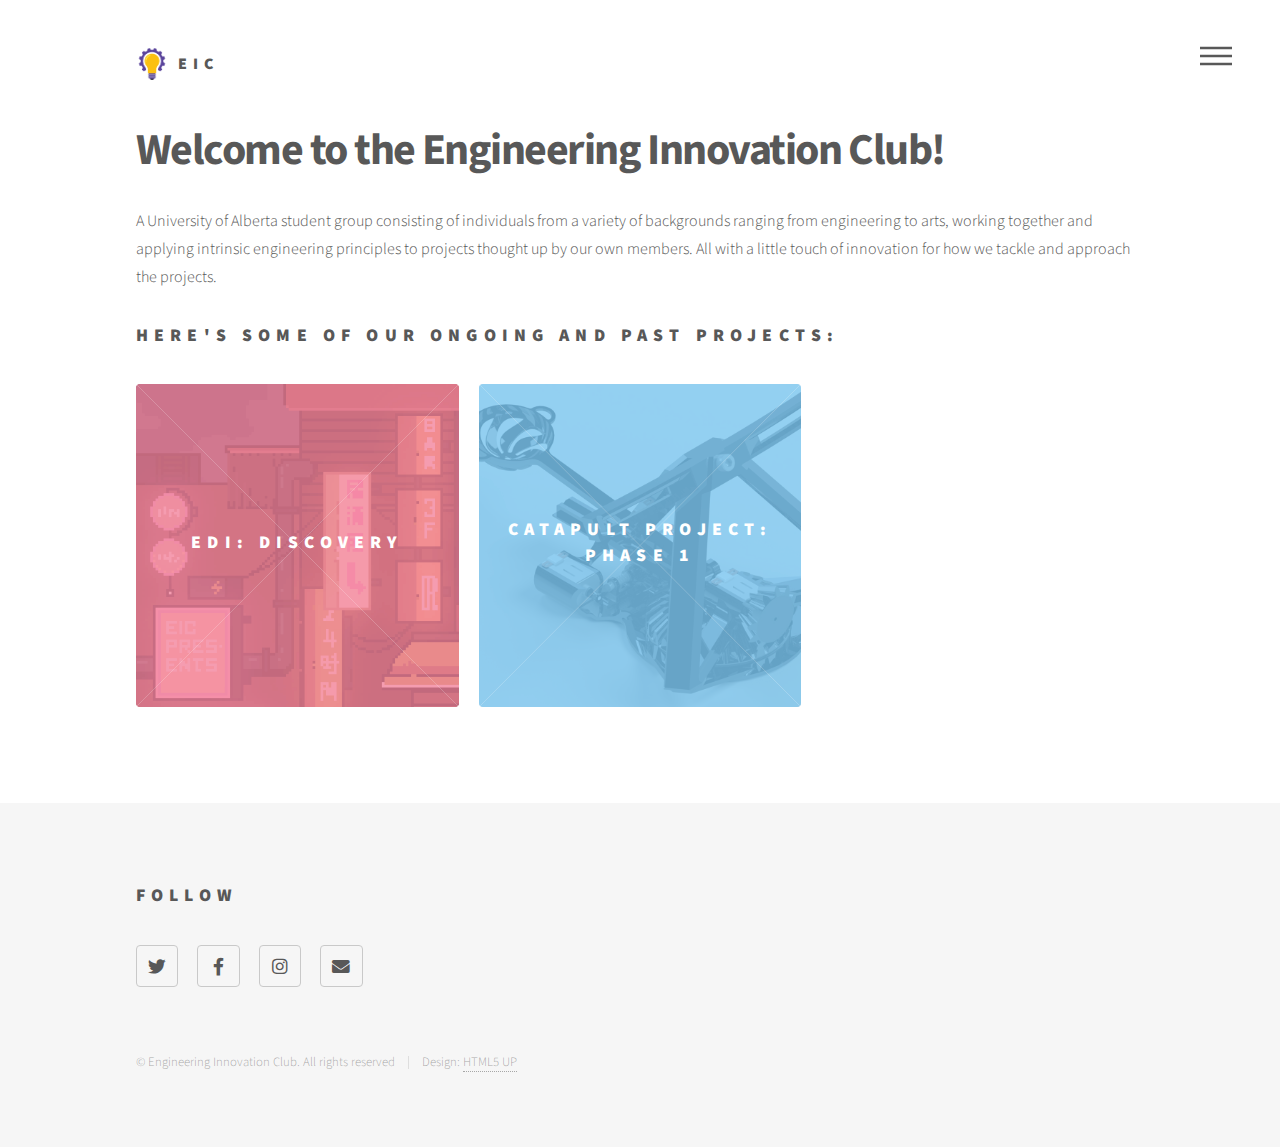
<file: index.html>
﻿<!DOCTYPE HTML>
<!--
	Phantom by HTML5 UP
	html5up.net | @ajlkn
	Free for personal and commercial use under the CCA 3.0 license (html5up.net/license)
-->
<html>
	<head>
		<title>EIC - Home</title>
		<meta charset="utf-8" />
		<meta name="viewport" content="width=device-width, initial-scale=1, user-scalable=no" />
		<link rel="stylesheet" href="assets/css/main.css" />
		<noscript><link rel="stylesheet" href="assets/css/noscript.css" /></noscript>
	</head>
	<body class="is-preload">
		<!-- Wrapper -->
			<div id="wrapper">

				<!-- Header -->
					<header id="header">
						<div class="inner">

							<!-- Logo -->
								<a href="index.html" class="logo">
									<span class="symbol"><img src="images/logo_eic.png" alt="" /></span><span class="title">EIC</span>
								</a>

							<!-- Nav -->
								<nav>
									<ul>
										<li><a href="#menu">Menu</a></li>
									</ul>
								</nav>

						</div>
					</header>

				<!-- Menu -->
					<nav id="menu">
						<h2>Menu</h2>
						<ul>
							<li><a href="index.html">Home</a></li>
							<li><a href="about.html">About the Club</a></li>
							<li><a href="membership.html">Membership</a></li>
							<li><a href="executives.html">Executives</a></li>
							<li><a href="questions.html">Questions</a></li>
							<li><a href="contact.html">Contact Us</a></li>
						</ul>
					</nav>

				<!-- Main -->
					<div id="main">
						<div class="inner">
							<header>
								<h1>Welcome to the Engineering Innovation Club!<br /></h1>
								<p>A University of Alberta student group consisting of individuals from a variety of backgrounds ranging from engineering to arts, working together and applying intrinsic engineering principles to projects thought up by our own members. All with a little touch of innovation for how we tackle and approach the projects.</p>
								<h2>Here's some of our ongoing and past projects:</h2>
							</header>
							<section class="tiles">
								<article class="style1">
									<span class="image">
										<img src="images/edi.gif" alt="" />
									</span>
									<a href="edi.html">
										<h2>Edi: Discovery</h2>
										<div class="content">
											<p>Our flagship project: a 2D cyberpunk run-and-gun shooter.</p>
										</div>
									</a>
								</article>
								<article class="style2">
									<span class="image">
										<img src="images/catapult.png" alt="" />
									</span>
									<a href="catapult1.html">
										<h2>Catapult Project: Phase 1</h2>
										<div class="content">
											<p>A smaller, more humble start to modern catapult.</p>
										</div>
									</a>
								</article>
							</section>
						</div>
					</div>

				<!-- Footer -->
					<footer id="footer">
						<div class="inner">
							<section>
								<h2>Follow</h2>
								<ul class="icons">
									<li><a href="https://twitter.com/eicualberta" class="icon brands style2 fa-twitter"><span class="label">Twitter</span></a></li>
									<li><a href="https://www.facebook.com/groups/959296941232745/" class="icon brands style2 fa-facebook-f"><span class="label">Facebook</span></a></li>
									<li><a href="https://www.instagram.com/eicualberta/?hl=en" class="icon brands style2 fa-instagram"><span class="label">Instagram</span></a></li>
									<li><a href="contact.html" class="icon solid style2 fa-envelope"><span class="label">Email</span></a></li>
								</ul>
							</section>
							<ul class="copyright">
								<li>&copy; Engineering Innovation Club. All rights reserved</li><li>Design: <a href="http://html5up.net">HTML5 UP</a></li>
							</ul>
						</div>
					</footer>

			</div>

		<!-- Scripts -->
			<script src="assets/js/jquery.min.js"></script>
			<script src="assets/js/browser.min.js"></script>
			<script src="assets/js/breakpoints.min.js"></script>
			<script src="assets/js/util.js"></script>
			<script src="assets/js/main.js"></script>

	</body>
</html>
</file>
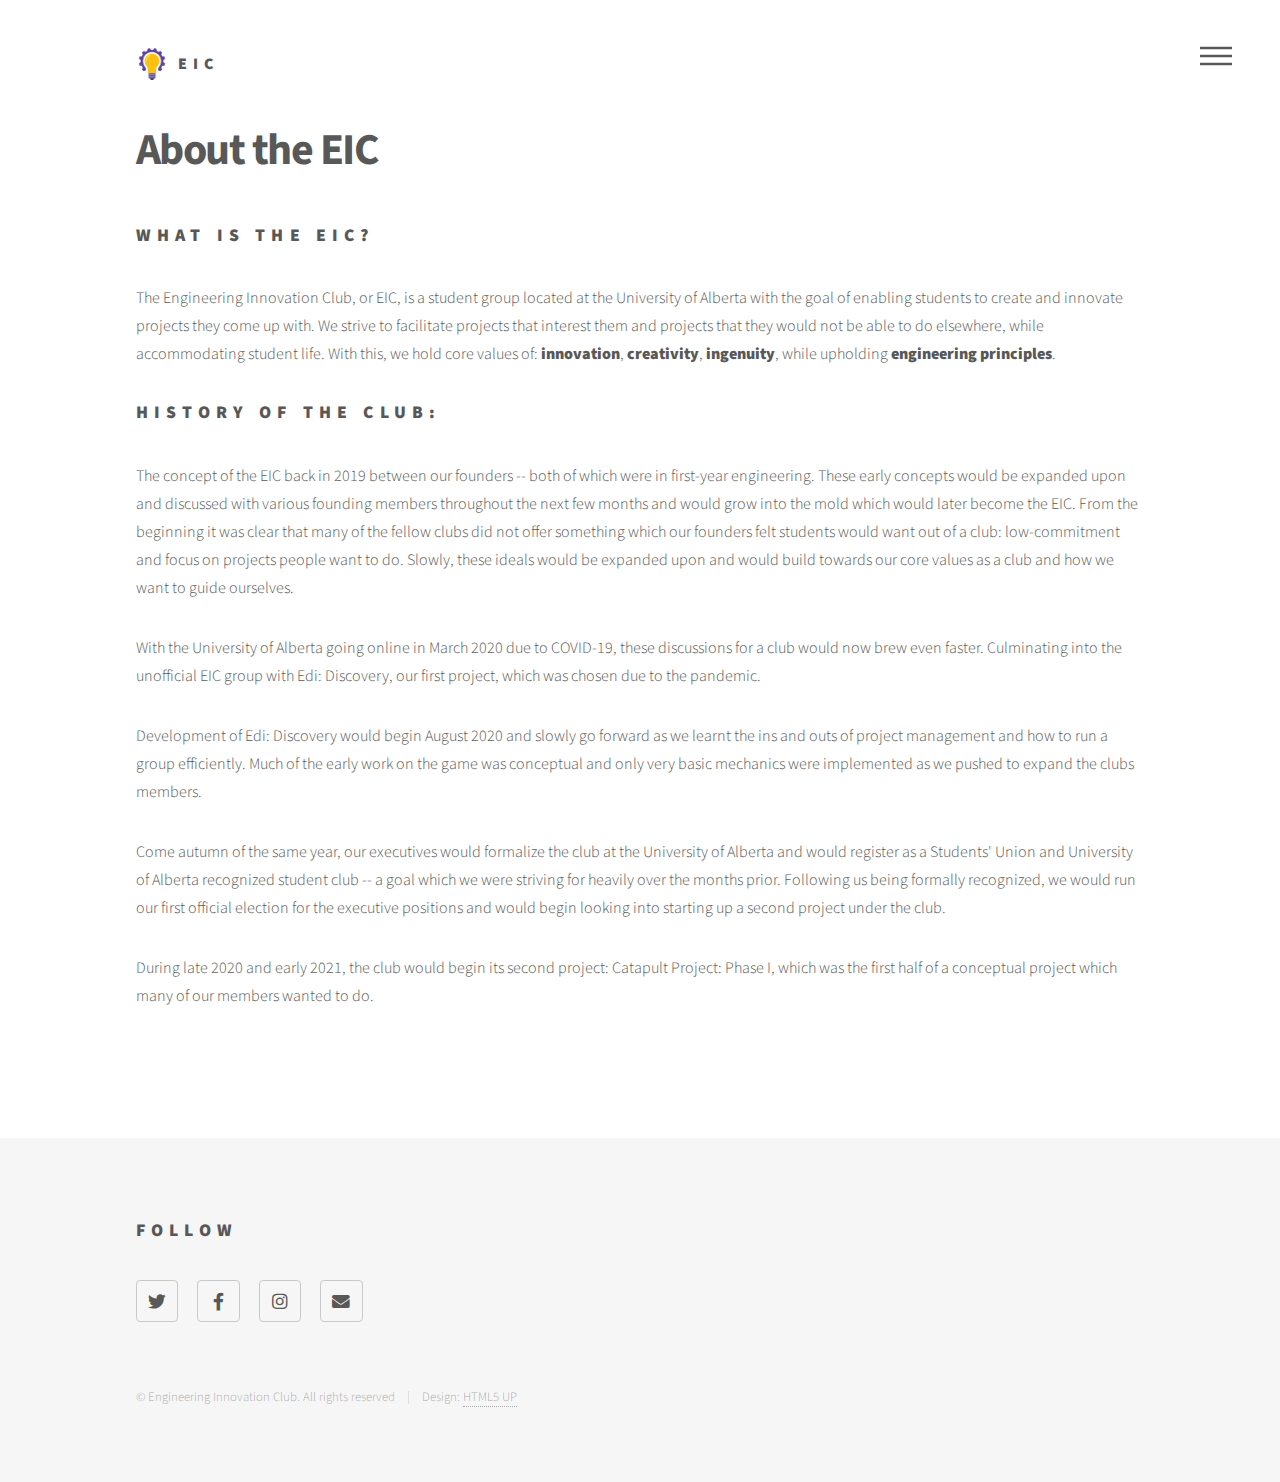
<file: about.html>
﻿<!DOCTYPE HTML>
<!--
	Phantom by HTML5 UP
	html5up.net | @ajlkn
	Free for personal and commercial use under the CCA 3.0 license (html5up.net/license)
-->
<html>
	<head>
		<title>EIC - About</title>
		<meta charset="utf-8" />
		<meta name="viewport" content="width=device-width, initial-scale=1, user-scalable=no" />
		<link rel="stylesheet" href="assets/css/main.css" />
		<noscript><link rel="stylesheet" href="assets/css/noscript.css" /></noscript>
	</head>
	<body class="is-preload">
		<!-- Wrapper -->
			<div id="wrapper">

				<!-- Header -->
					<header id="header">
						<div class="inner">

							<!-- Logo -->
								<a href="index.html" class="logo">
									<span class="symbol"><img src="images/logo_eic.png" alt="" /></span><span class="title">EIC</span>
								</a>

							<!-- Nav -->
								<nav>
									<ul>
										<li><a href="#menu">Menu</a></li>
									</ul>
								</nav>

						</div>
					</header>

				<!-- Menu -->
					<nav id="menu">
						<h2>Menu</h2>
						<ul>
							<li><a href="index.html">Home</a></li>
							<li><a href="about.html">About the Club</a></li>
							<li><a href="membership.html">Membership</a></li>
							<li><a href="executives.html">Executives</a></li>
							<li><a href="questions.html">Questions</a></li>
							<li><a href="contact.html">Contact Us</a></li>
						</ul>
					</nav>

				<!-- Main -->
					<div id="main">
						<div class="inner">
							<h1>About the EIC</h1>
							<h2>What is the EIC?</h2>
							<p>The Engineering Innovation Club, or EIC, is a student group located at the University of Alberta with the goal of enabling students to create and innovate projects they come up with. We strive to facilitate projects that interest them and projects that they would not be able to do elsewhere, while accommodating student life. With this, we hold core values of: <b>innovation</b>, <b>creativity</b>, <b>ingenuity</b>, while upholding <b>engineering principles</b>.</p>
							<h2>History of the Club:</h2>
							<p>The concept of the EIC back in 2019 between our founders -- both of which were in first-year engineering. These early concepts would be expanded upon and discussed with various founding members throughout the next few months and would grow into the mold which would later become the EIC. From the beginning it was clear that many of the fellow clubs did not offer something which our founders felt students would want out of a club: low-commitment and focus on projects people want to do. Slowly, these ideals would be expanded upon and would build towards our core values as a club and how we want to guide ourselves.</p>
							<p>With the University of Alberta going online in March 2020 due to COVID-19, these discussions for a club would now brew even faster. Culminating into the unofficial EIC group with Edi: Discovery, our first project, which was chosen due to the pandemic.</p>
							<p>Development of Edi: Discovery would begin August 2020 and slowly go forward as we learnt the ins and outs of project management and how to run a group efficiently. Much of the early work on the game was conceptual and only very basic mechanics were implemented as we pushed to expand the clubs members.</p>
							<p>Come autumn of the same year, our executives would formalize the club at the University of Alberta and would register as a Students' Union and University of Alberta recognized student club -- a goal which we were striving for heavily over the months prior. Following us being formally recognized, we would run our first official election for the executive positions and would begin looking into starting up a second project under the club.</p>
							<p>During late 2020 and early 2021, the club would begin its second project: Catapult Project: Phase I, which was the first half of a conceptual project which many of our members wanted to do.</p>
						</div>
					</div>

				<!-- Footer -->
					<footer id="footer">
						<div class="inner">
							<section>
								<h2>Follow</h2>
								<ul class="icons">
									<li><a href="https://twitter.com/eicualberta" class="icon brands style2 fa-twitter"><span class="label">Twitter</span></a></li>
									<li><a href="https://www.facebook.com/groups/959296941232745/" class="icon brands style2 fa-facebook-f"><span class="label">Facebook</span></a></li>
									<li><a href="https://www.instagram.com/eicualberta/?hl=en" class="icon brands style2 fa-instagram"><span class="label">Instagram</span></a></li>
									<li><a href="contact.html" class="icon solid style2 fa-envelope"><span class="label">Email</span></a></li>
								</ul>
							</section>
							<ul class="copyright">
								<li>&copy; Engineering Innovation Club. All rights reserved</li><li>Design: <a href="http://html5up.net">HTML5 UP</a></li>
							</ul>
						</div>
					</footer>

			</div>

		<!-- Scripts -->
			<script src="assets/js/jquery.min.js"></script>
			<script src="assets/js/browser.min.js"></script>
			<script src="assets/js/breakpoints.min.js"></script>
			<script src="assets/js/util.js"></script>
			<script src="assets/js/main.js"></script>

	</body>
</html>
</file>
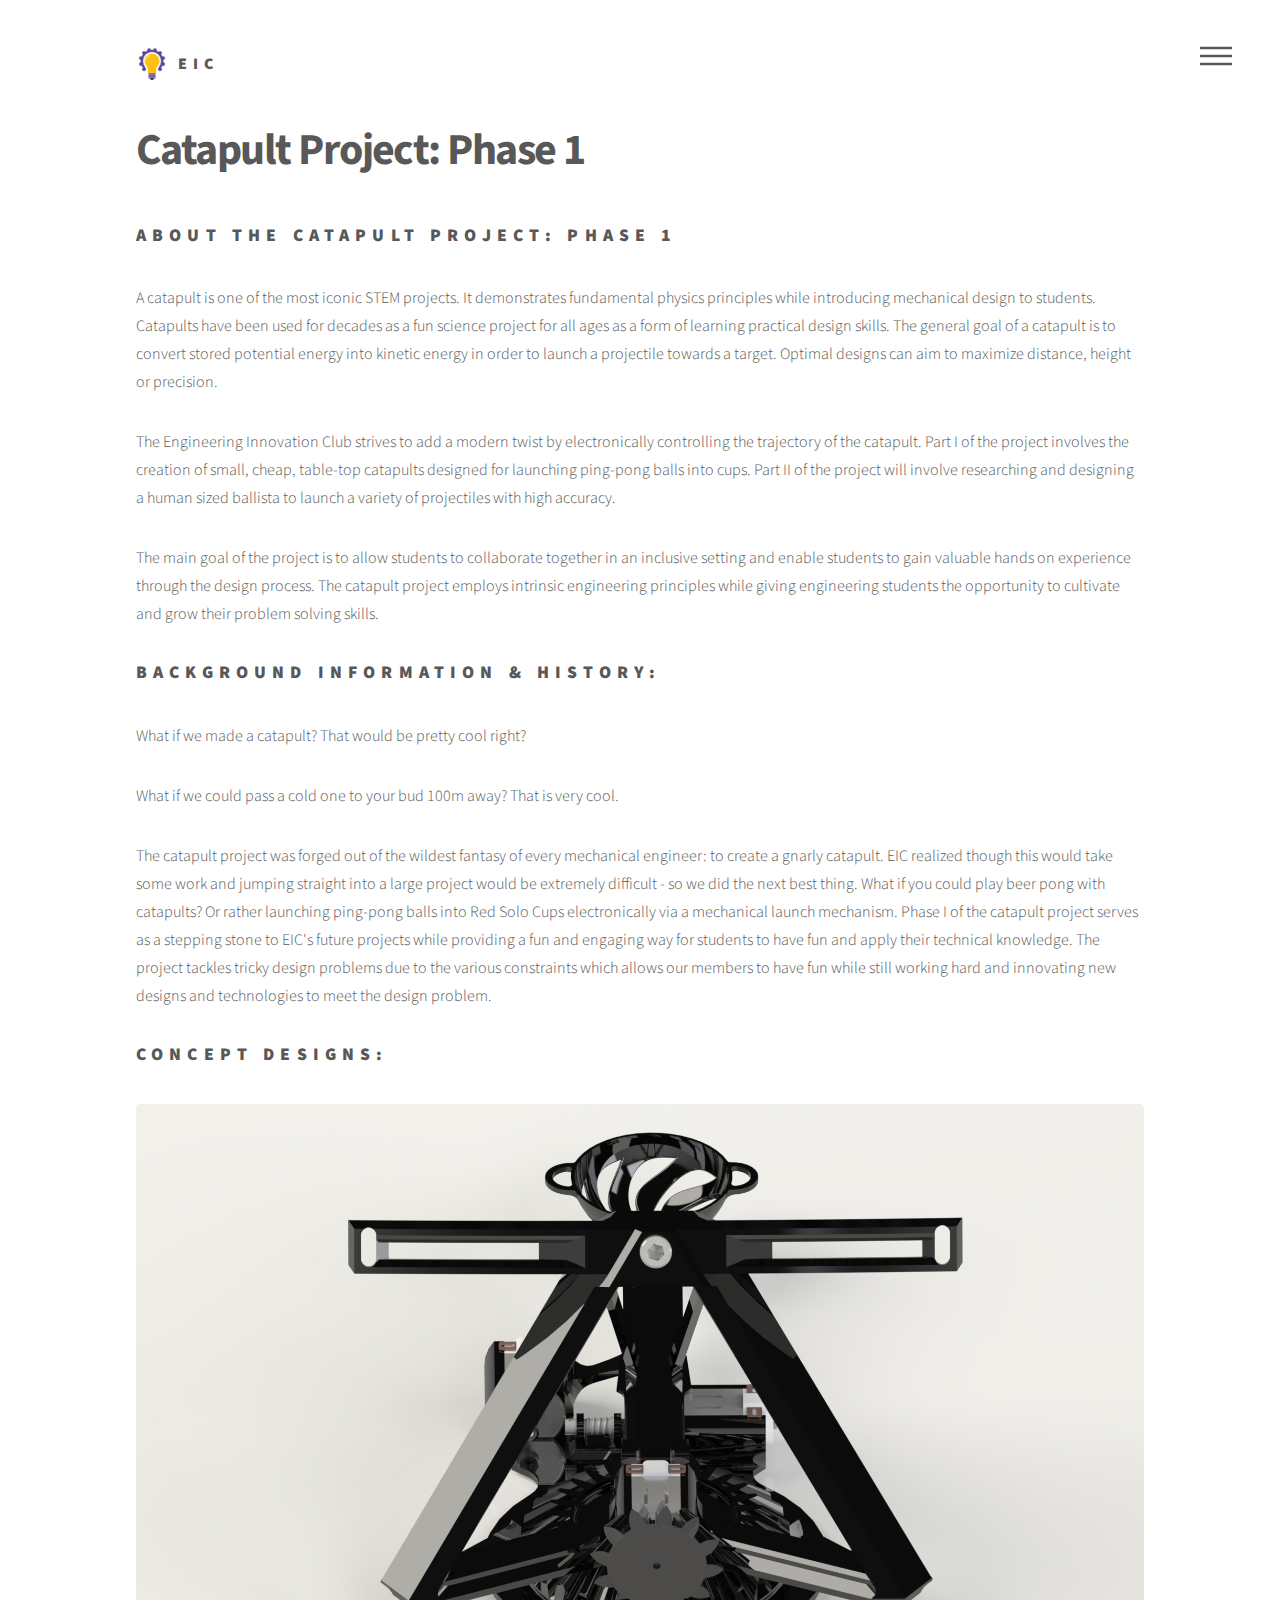
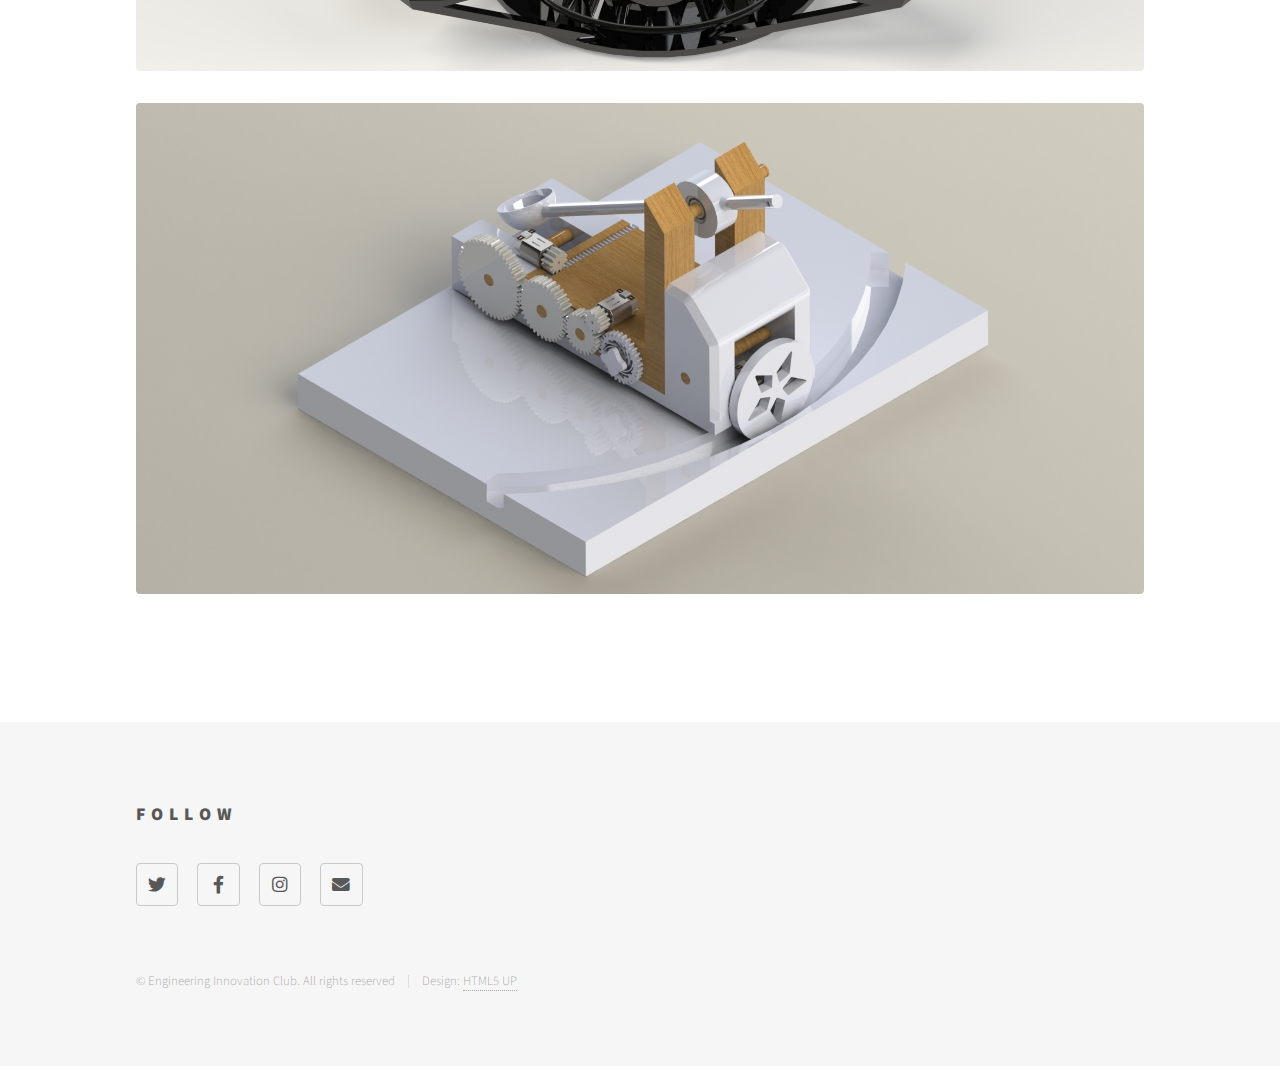
<file: catapult1.html>
﻿<!DOCTYPE HTML>
<!--
	Phantom by HTML5 UP
	html5up.net | @ajlkn
	Free for personal and commercial use under the CCA 3.0 license (html5up.net/license)
-->
<html>
	<head>
		<title>EIC - Catapult: Phase 1</title>
		<meta charset="utf-8" />
		<meta name="viewport" content="width=device-width, initial-scale=1, user-scalable=no" />
		<link rel="stylesheet" href="assets/css/main.css" />
		<noscript><link rel="stylesheet" href="assets/css/noscript.css" /></noscript>
	</head>
	<body class="is-preload">
		<!-- Wrapper -->
			<div id="wrapper">

				<!-- Header -->
					<header id="header">
						<div class="inner">

							<!-- Logo -->
								<a href="index.html" class="logo">
									<span class="symbol"><img src="images/logo_eic.png" alt="" /></span><span class="title">EIC</span>
								</a>

							<!-- Nav -->
								<nav>
									<ul>
										<li><a href="#menu">Menu</a></li>
									</ul>
								</nav>

						</div>
					</header>

				<!-- Menu -->
					<nav id="menu">
						<h2>Menu</h2>
						<ul>
							<li><a href="index.html">Home</a></li>
							<li><a href="about.html">About the Club</a></li>
							<li><a href="membership.html">Membership</a></li>
							<li><a href="executives.html">Executives</a></li>
							<li><a href="questions.html">Questions</a></li>
							<li><a href="contact.html">Contact Us</a></li>
						</ul>
					</nav>

				<!-- Main -->
					<div id="main">
						<div class="inner">
							<h1>Catapult Project: Phase 1</h1>
							<h2>About the Catapult Project: Phase 1</h2>
							<p>A catapult is one of the most iconic STEM projects. It demonstrates fundamental physics principles while introducing mechanical design to students. Catapults have been used for decades as a fun science project for all ages as a form of learning practical design skills. The general goal of a catapult is to convert stored potential energy into kinetic energy in order to launch a projectile towards a target. Optimal designs can aim to maximize distance, height or precision. </p>
							<p>The Engineering Innovation Club strives to add a modern twist by electronically controlling the trajectory of the catapult. Part I of the project involves the creation of small, cheap, table-top catapults designed for launching ping-pong balls into cups. Part II of the project will involve researching and designing a human sized ballista to launch a variety of projectiles with high accuracy.</p>
							<p>The main goal of the project is to allow students to collaborate together in an inclusive setting and enable students to gain valuable hands on experience through the design process. The catapult project employs intrinsic engineering principles while giving engineering students the opportunity to cultivate and grow their problem solving skills.</p>
							<h2>Background Information & History:</h2>
							<p>What if we made a catapult? That would be pretty cool right?</p>
							<p>What if we could pass a cold one to your bud 100m away? That is very cool.</p>
							<p>The catapult project was forged out of the wildest fantasy of every mechanical engineer: to create a gnarly catapult. EIC realized though this would take some work and jumping straight into a large project would be extremely difficult - so we did the next best thing. What if you could play beer pong with catapults? Or rather launching ping-pong balls into Red Solo Cups electronically via a mechanical launch mechanism. Phase I of the catapult project serves as a stepping stone to EIC's future projects while providing a fun and engaging way for students to have fun and apply their technical knowledge. The project tackles tricky design problems due to the various constraints which allows our members to have fun while still working hard and innovating new designs and technologies to meet the design problem.</p>
							<h2>Concept Designs:</h2>
							<div class="box alt">
								<div class="row gtr-uniform">
									<div class="col-12"><span class="image fit"><img src="images/render1.jpg" alt="" /></span></div>
									<div class="col-12"><span class="image fit"><img src="images/steven.jpg" alt="" /></span></div>
								</div>
							</div>

						</div>
					</div>

				<!-- Footer -->
					<footer id="footer">
						<div class="inner">
							<section>
								<h2>Follow</h2>
								<ul class="icons">
									<li><a href="https://twitter.com/eicualberta" class="icon brands style2 fa-twitter"><span class="label">Twitter</span></a></li>
									<li><a href="https://www.facebook.com/groups/959296941232745/" class="icon brands style2 fa-facebook-f"><span class="label">Facebook</span></a></li>
									<li><a href="https://www.instagram.com/eicualberta/?hl=en" class="icon brands style2 fa-instagram"><span class="label">Instagram</span></a></li>
									<li><a href="contact.html" class="icon solid style2 fa-envelope"><span class="label">Email</span></a></li>
								</ul>
							</section>
							<ul class="copyright">
								<li>&copy; Engineering Innovation Club. All rights reserved</li><li>Design: <a href="http://html5up.net">HTML5 UP</a></li>
							</ul>
						</div>
					</footer>

			</div>

		<!-- Scripts -->
			<script src="assets/js/jquery.min.js"></script>
			<script src="assets/js/browser.min.js"></script>
			<script src="assets/js/breakpoints.min.js"></script>
			<script src="assets/js/util.js"></script>
			<script src="assets/js/main.js"></script>

	</body>
</html>
</file>
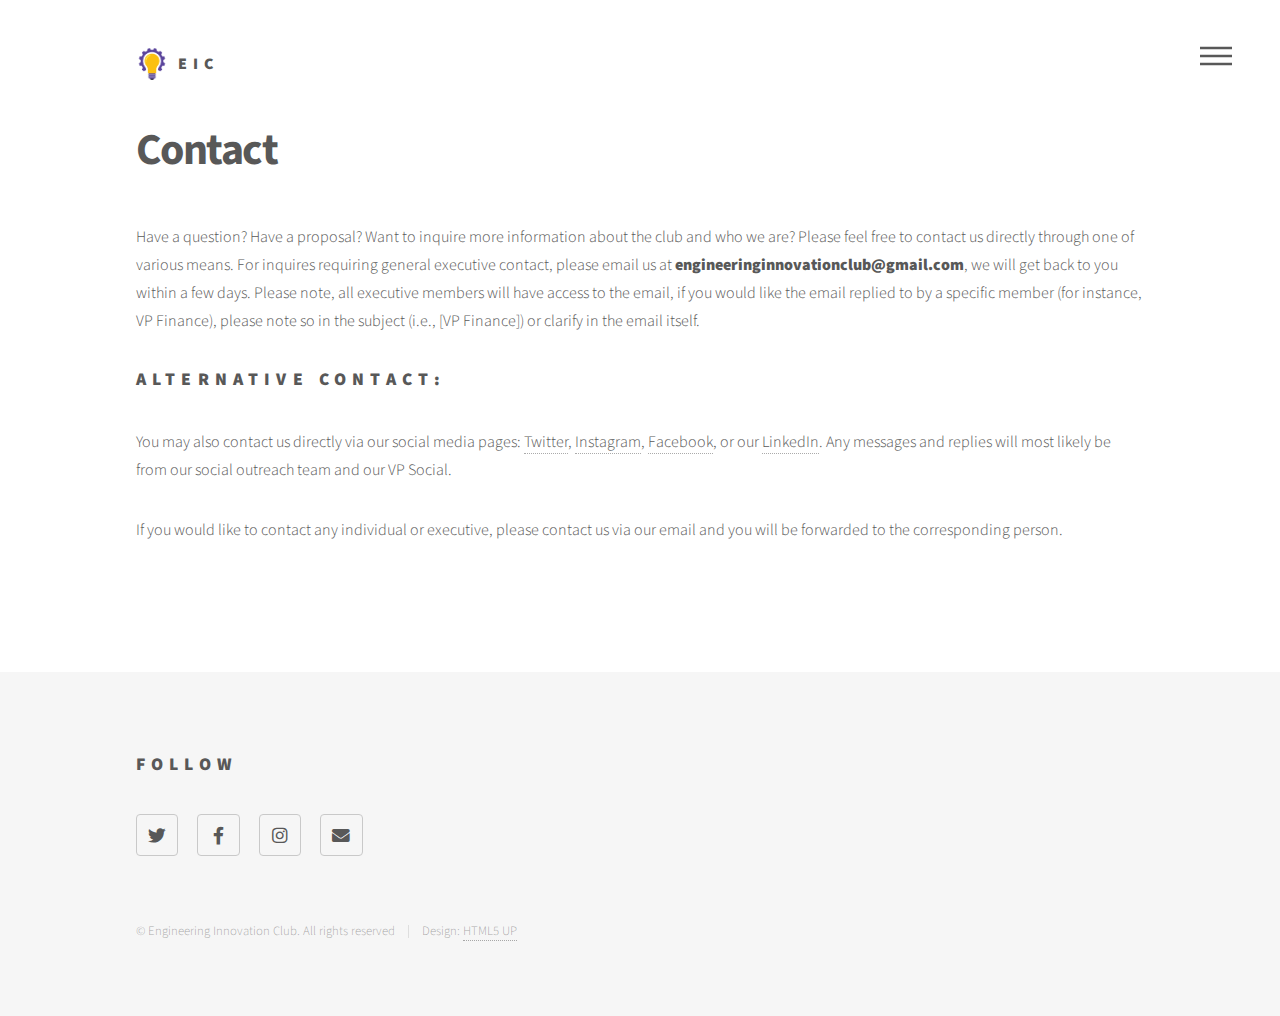
<file: contact.html>
﻿<!DOCTYPE HTML>
<!--
	Phantom by HTML5 UP
	html5up.net | @ajlkn
	Free for personal and commercial use under the CCA 3.0 license (html5up.net/license)
-->
<html>
	<head>
		<title>EIC - Contact</title>
		<meta charset="utf-8" />
		<meta name="viewport" content="width=device-width, initial-scale=1, user-scalable=no" />
		<link rel="stylesheet" href="assets/css/main.css" />
		<noscript><link rel="stylesheet" href="assets/css/noscript.css" /></noscript>
	</head>
	<body class="is-preload">
		<!-- Wrapper -->
			<div id="wrapper">

				<!-- Header -->
					<header id="header">
						<div class="inner">

							<!-- Logo -->
								<a href="index.html" class="logo">
									<span class="symbol"><img src="images/logo_eic.png" alt="" /></span><span class="title">EIC</span>
								</a>

							<!-- Nav -->
								<nav>
									<ul>
										<li><a href="#menu">Menu</a></li>
									</ul>
								</nav>

						</div>
					</header>

				<!-- Menu -->
					<nav id="menu">
						<h2>Menu</h2>
						<ul>
							<li><a href="index.html">Home</a></li>
							<li><a href="about.html">About the Club</a></li>
							<li><a href="membership.html">Membership</a></li>
							<li><a href="executives.html">Executives</a></li>
							<li><a href="questions.html">Questions</a></li>
							<li><a href="contact.html">Contact Us</a></li>
						</ul>
					</nav>

				<!-- Main -->
					<div id="main">
						<div class="inner">
							<h1>Contact</h1>
							<p>Have a question? Have a proposal? Want to inquire more information about the club and who we are? Please feel free to contact us directly through one of various means. For inquires requiring general executive contact, please email us at <b>engineeringinnovationclub@gmail.com</b>, we will get back to you within a few days. Please note, all executive members will have access to the email, if you would like the email replied to by a specific member (for instance, VP Finance), please note so in the subject (i.e., [VP Finance]) or clarify in the email itself.</p>
							<h2>Alternative Contact:</h2>
							<p>You may also contact us directly via our social media pages: <a href="https://twitter.com/eicualberta">Twitter</a>, <a href="https://www.instagram.com/eicualberta/?hl=en">Instagram</a>, <a href="https://www.facebook.com/groups/959296941232745/">Facebook</a>, or our <a href="https://www.linkedin.com/company/engineering-innovation-club">LinkedIn</a>. Any messages and replies will most likely be from our social outreach team and our VP Social.</p>
							<p>If you would like to contact any individual or executive, please contact us via our email and you will be forwarded to the corresponding person.</p>
						</div>
					</div>

				<!-- Footer -->
					<footer id="footer">
						<div class="inner">
							<section>
								<h2>Follow</h2>
								<ul class="icons">
									<li><a href="https://twitter.com/eicualberta" class="icon brands style2 fa-twitter"><span class="label">Twitter</span></a></li>
									<li><a href="https://www.facebook.com/groups/959296941232745/" class="icon brands style2 fa-facebook-f"><span class="label">Facebook</span></a></li>
									<li><a href="https://www.instagram.com/eicualberta/?hl=en" class="icon brands style2 fa-instagram"><span class="label">Instagram</span></a></li>
									<li><a href="contact.html" class="icon solid style2 fa-envelope"><span class="label">Email</span></a></li>
								</ul>
							</section>
							<ul class="copyright">
								<li>&copy; Engineering Innovation Club. All rights reserved</li><li>Design: <a href="http://html5up.net">HTML5 UP</a></li>
							</ul>
						</div>
					</footer>

			</div>

		<!-- Scripts -->
			<script src="assets/js/jquery.min.js"></script>
			<script src="assets/js/browser.min.js"></script>
			<script src="assets/js/breakpoints.min.js"></script>
			<script src="assets/js/util.js"></script>
			<script src="assets/js/main.js"></script>

	</body>
</html>
</file>
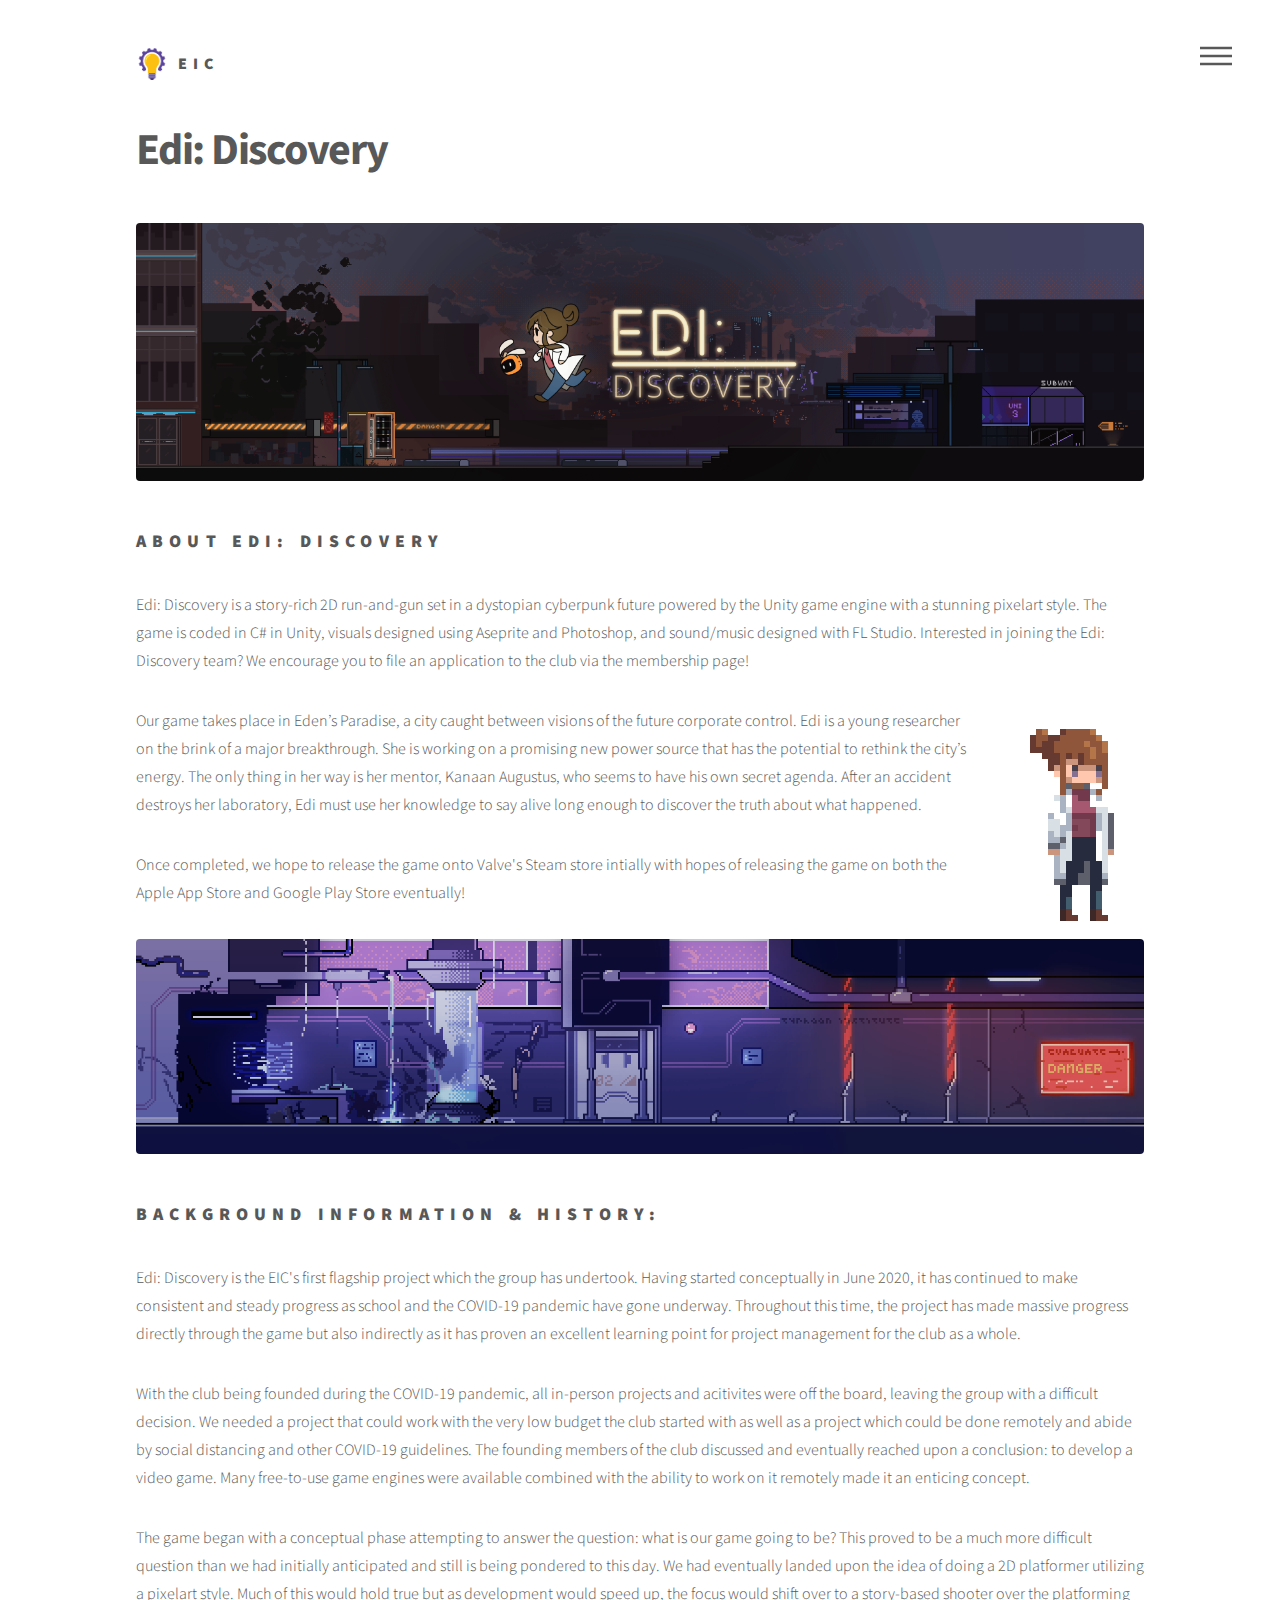
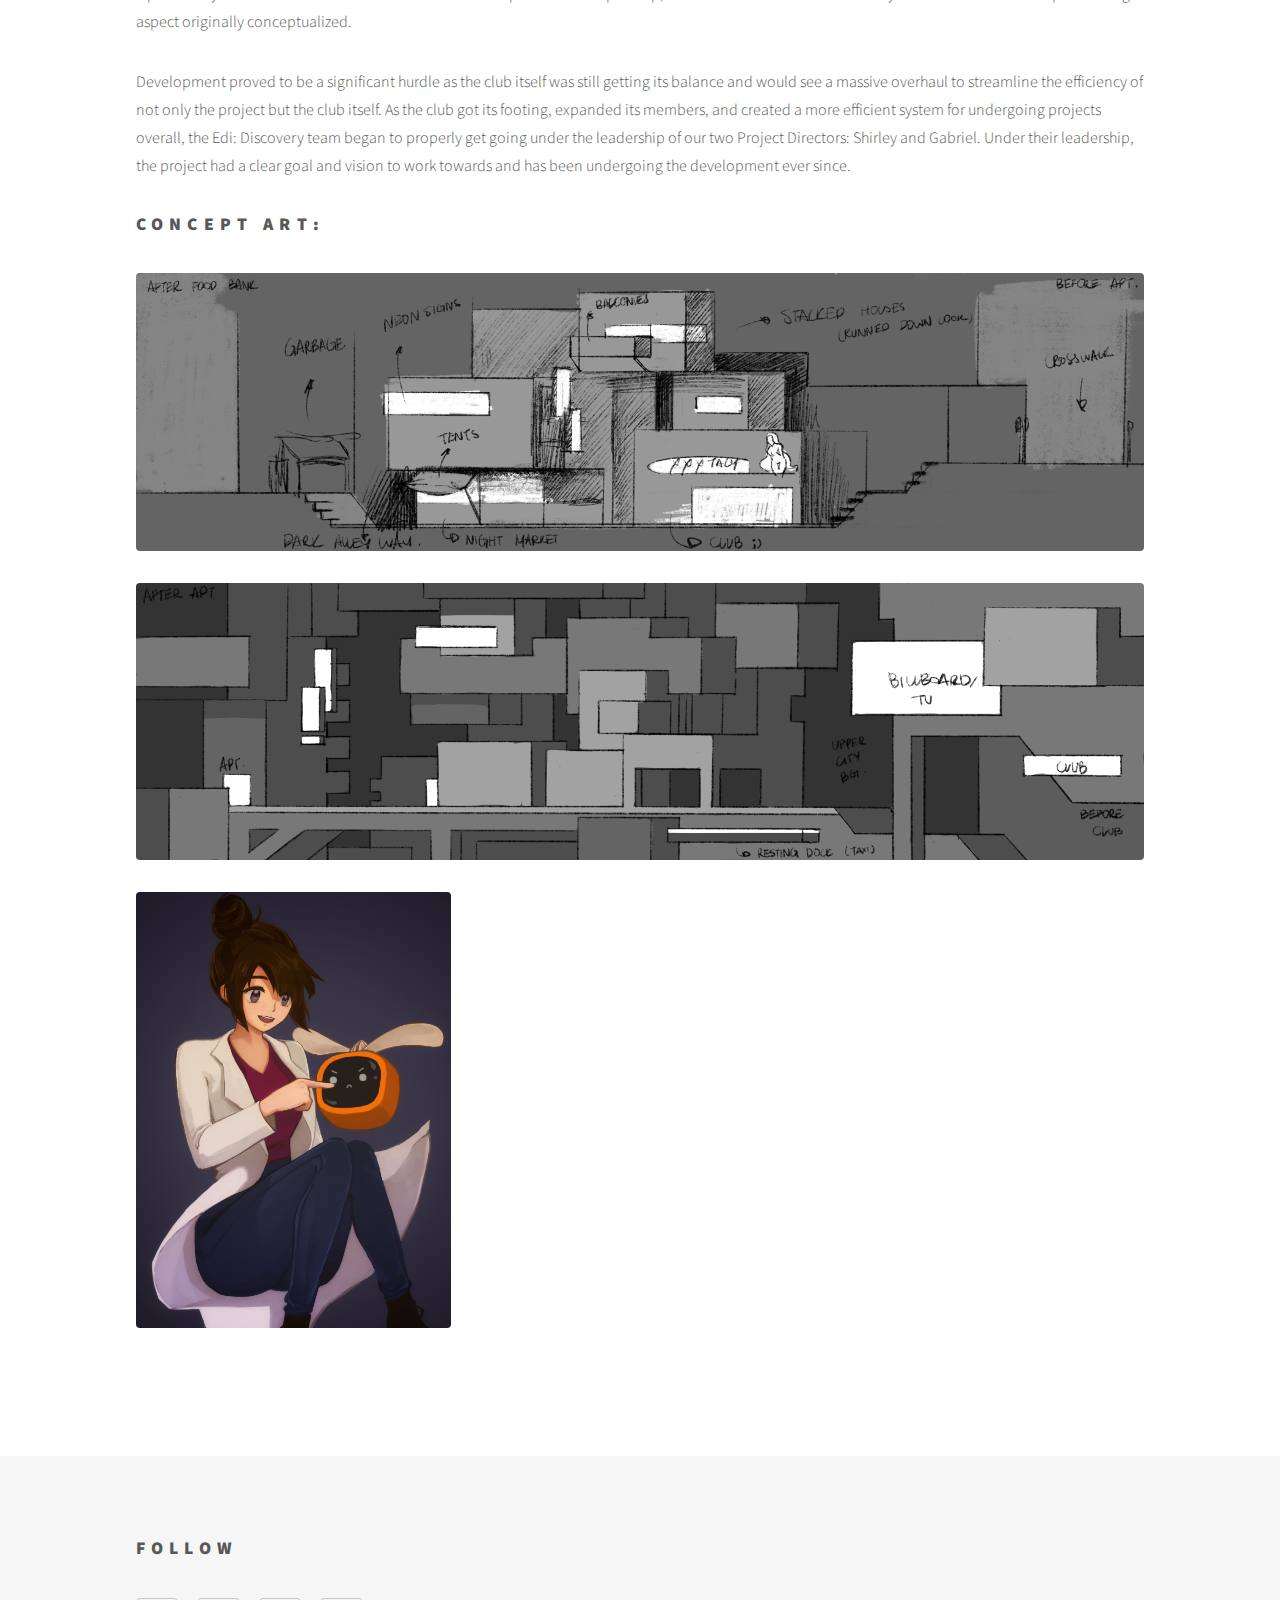
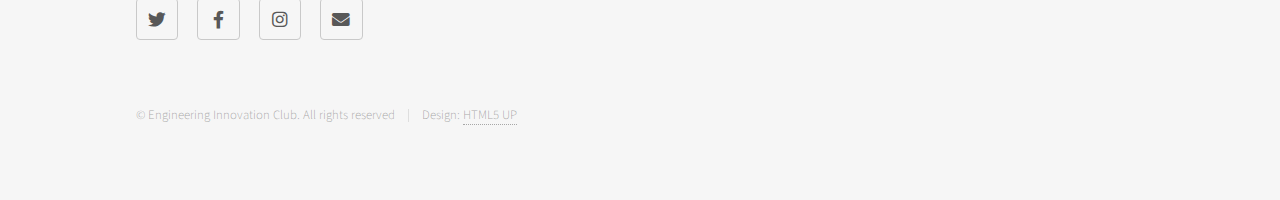
<file: edi.html>
﻿<!DOCTYPE HTML>
<!--
	Phantom by HTML5 UP
	html5up.net | @ajlkn
	Free for personal and commercial use under the CCA 3.0 license (html5up.net/license)
-->
<html>
	<head>
		<title>EIC - Edi: Discovery</title>
		<meta charset="utf-8" />
		<meta name="viewport" content="width=device-width, initial-scale=1, user-scalable=no" />
		<link rel="stylesheet" href="assets/css/main.css" />
		<noscript><link rel="stylesheet" href="assets/css/noscript.css" /></noscript>
	</head>
	<body class="is-preload">
		<!-- Wrapper -->
			<div id="wrapper">

				<!-- Header -->
					<header id="header">
						<div class="inner">

							<!-- Logo -->
								<a href="index.html" class="logo">
									<span class="symbol"><img src="images/logo_eic.png" alt="" /></span><span class="title">EIC</span>
								</a>

							<!-- Nav -->
								<nav>
									<ul>
										<li><a href="#menu">Menu</a></li>
									</ul>
								</nav>

						</div>
					</header>

				<!-- Menu -->
					<nav id="menu">
						<h2>Menu</h2>
						<ul>
							<li><a href="index.html">Home</a></li>
							<li><a href="about.html">About the Club</a></li>
							<li><a href="membership.html">Membership</a></li>
							<li><a href="executives.html">Executives</a></li>
							<li><a href="questions.html">Questions</a></li>
							<li><a href="contact.html">Contact Us</a></li>
						</ul>
					</nav>

				<!-- Main -->
					<div id="main">
						<div class="inner">
							<h1>Edi: Discovery</h1>
							<p><span class="image main"><img src="images/webbanner.gif" alt="" /></span></p>
							<h2>About Edi: Discovery</h2>
							<p>Edi: Discovery is a story-rich 2D run-and-gun set in a dystopian cyberpunk future powered by the Unity game engine with a stunning pixelart style. The game is coded in C# in Unity, visuals designed using Aseprite and Photoshop, and sound/music designed with FL Studio. Interested in joining the Edi: Discovery team? We encourage you to file an application to the club via the membership page!</p>
							<p><span class="image right"><img src="images/edigif.gif" alt="" /></span>Our game takes place in Eden’s Paradise, a city caught between visions of the future corporate control. Edi is a young researcher on the brink of a major breakthrough. She is working on a promising new power source that has the potential to rethink the city’s energy. The only thing in her way is her mentor, Kanaan Augustus, who seems to have his own secret agenda. After an accident destroys her laboratory, Edi must use her knowledge to say alive long enough to discover the truth about what happened.</p>
							<p>Once completed, we hope to release the game onto Valve's Steam store intially with hopes of releasing the game on both the Apple App Store and Google Play Store eventually!</p>
							<p><span class="image main"><img src="images/lab2.png" alt="" /></span></p>
							<h2>Background Information & History:</h2>
							<p>Edi: Discovery is the EIC's first flagship project which the group has undertook. Having started conceptually in June 2020, it has continued to make consistent and steady progress as school and the COVID-19 pandemic have gone underway. Throughout this time, the project has made massive progress directly through the game but also indirectly as it has proven an excellent learning point for project management for the club as a whole.</p>
							<p>With the club being founded during the COVID-19 pandemic, all in-person projects and acitivites were off the board, leaving the group with a difficult decision. We needed a project that could work with the very low budget the club started with as well as a project which could be done remotely and abide by social distancing and other COVID-19 guidelines. The founding members of the club discussed and eventually reached upon a conclusion: to develop a video game. Many free-to-use game engines were available combined with the ability to work on it remotely made it an enticing concept.</p>
							<p>The game began with a conceptual phase attempting to answer the question: what is our game going to be? This proved to be a much more difficult question than we had initially anticipated and still is being pondered to this day. We had eventually landed upon the idea of doing a 2D platformer utilizing a pixelart style. Much of this would hold true but as development would speed up, the focus would shift over to a story-based shooter over the platforming aspect originally conceptualized.</p>
							<p>Development proved to be a significant hurdle as the club itself was still getting its balance and would see a massive overhaul to streamline the efficiency of not only the project but the club itself. As the club got its footing, expanded its members, and created a more efficient system for undergoing projects overall, the Edi: Discovery team began to properly get going under the leadership of our two Project Directors: Shirley and Gabriel. Under their leadership, the project had a clear goal and vision to work towards and has been undergoing the development ever since.</p>
							<h2>Concept Art:</h2>
							<div class="box alt">
								<div class="row gtr-uniform">
									<div class="col-12"><span class="image fit"><img src="images/lower_city_a2.png" alt="" /></span></div>
									<div class="col-12"><span class="image fit"><img src="images/lower_city_b2.png" alt="" /></span></div>
									<div class="col-4"><span class="image fit"><img src="images/IMG_0074.jpg" alt="" /></span></div>
								</div>
							</div>

						</div>
					</div>

				<!-- Footer -->
					<footer id="footer">
						<div class="inner">
							<section>
								<h2>Follow</h2>
								<ul class="icons">
									<li><a href="https://twitter.com/eicualberta" class="icon brands style2 fa-twitter"><span class="label">Twitter</span></a></li>
									<li><a href="https://www.facebook.com/groups/959296941232745/" class="icon brands style2 fa-facebook-f"><span class="label">Facebook</span></a></li>
									<li><a href="https://www.instagram.com/eicualberta/?hl=en" class="icon brands style2 fa-instagram"><span class="label">Instagram</span></a></li>
									<li><a href="contact.html" class="icon solid style2 fa-envelope"><span class="label">Email</span></a></li>
								</ul>
							</section>
							<ul class="copyright">
								<li>&copy; Engineering Innovation Club. All rights reserved</li><li>Design: <a href="http://html5up.net">HTML5 UP</a></li>
							</ul>
						</div>
					</footer>

			</div>

		<!-- Scripts -->
			<script src="assets/js/jquery.min.js"></script>
			<script src="assets/js/browser.min.js"></script>
			<script src="assets/js/breakpoints.min.js"></script>
			<script src="assets/js/util.js"></script>
			<script src="assets/js/main.js"></script>

	</body>
</html>
</file>
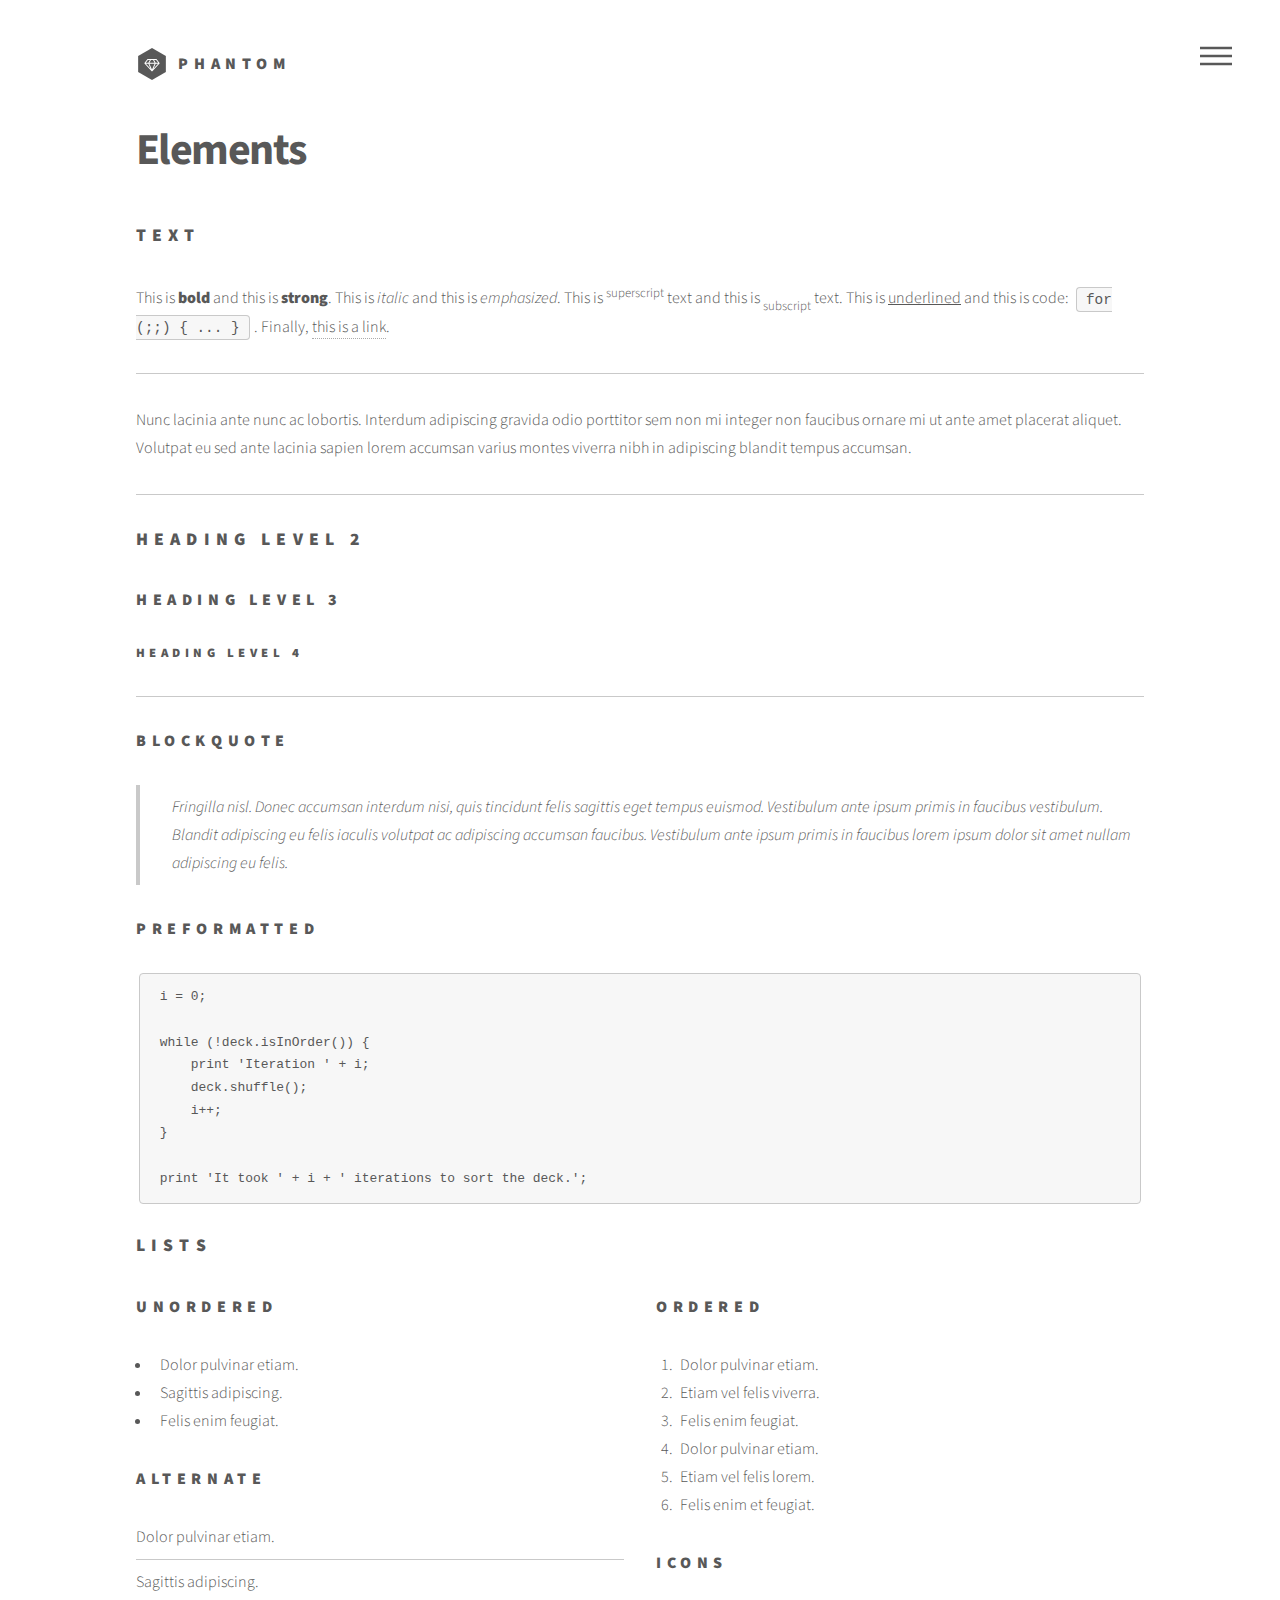
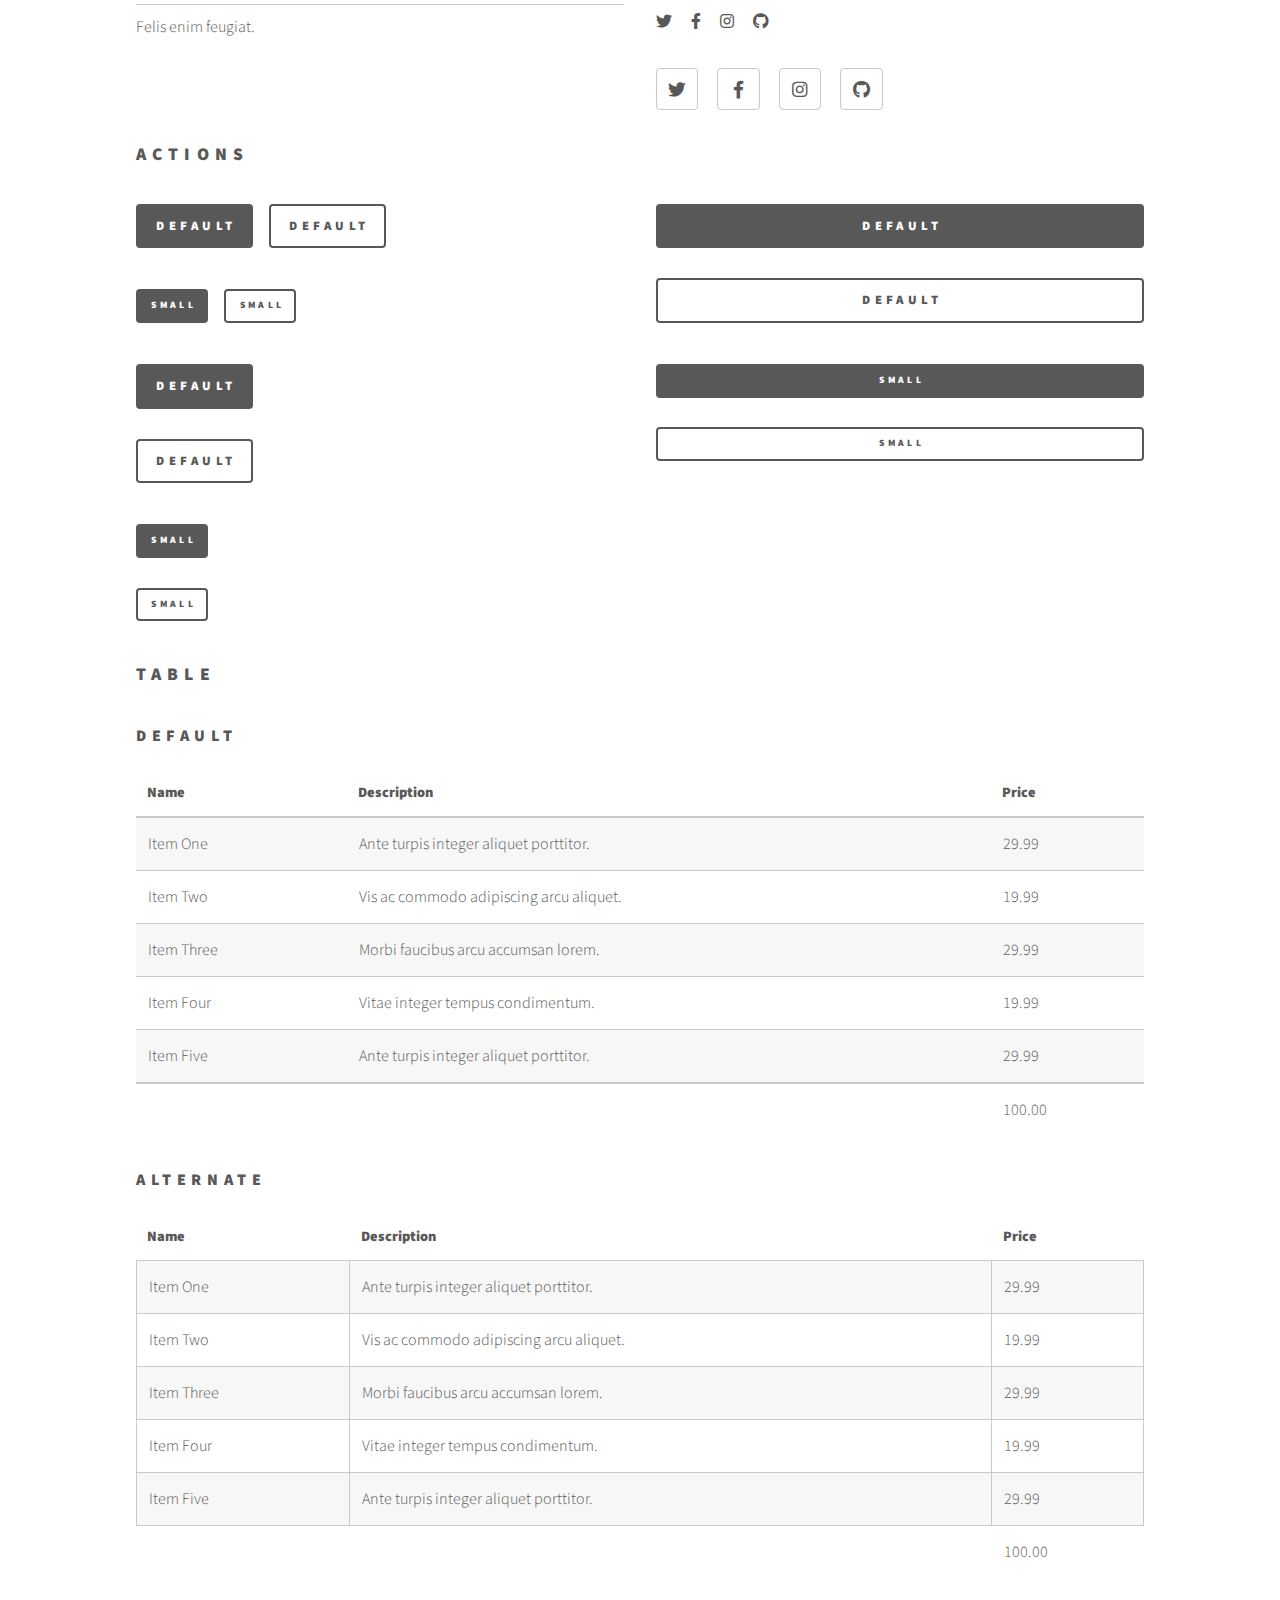
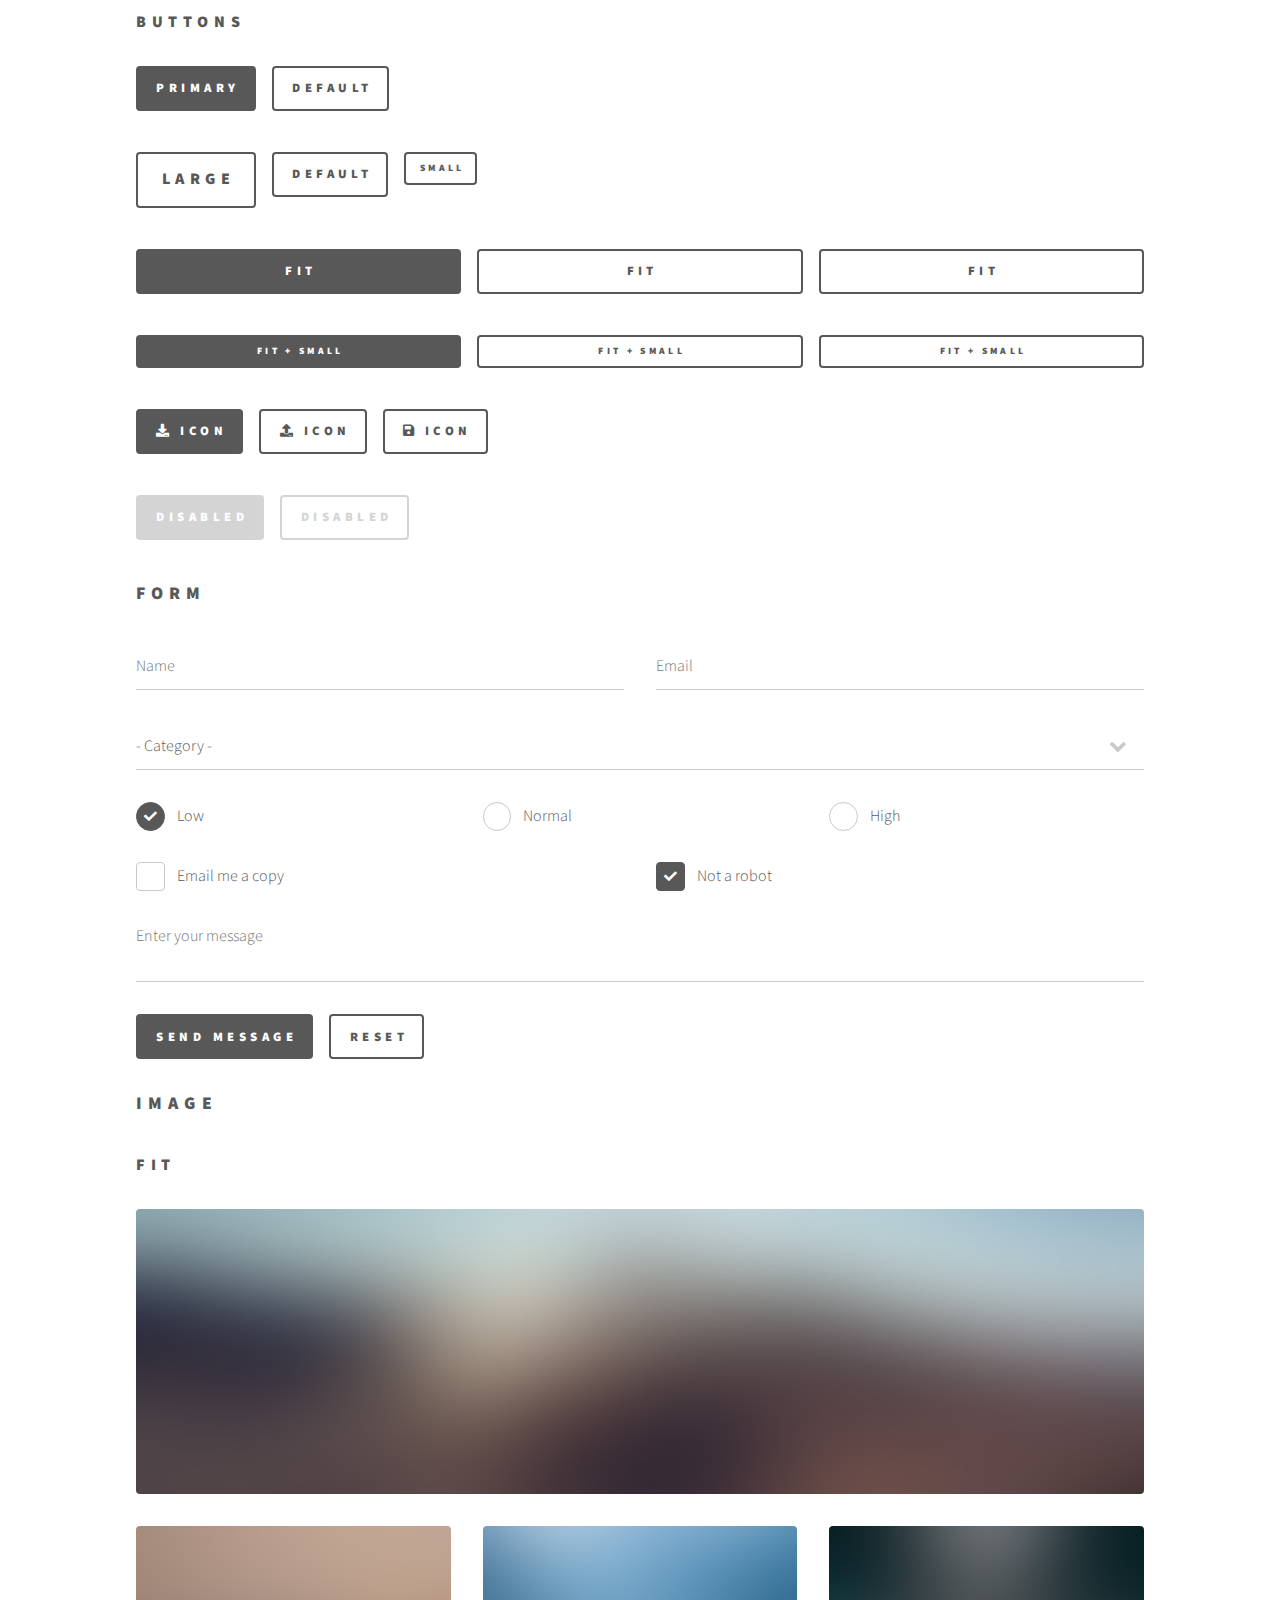
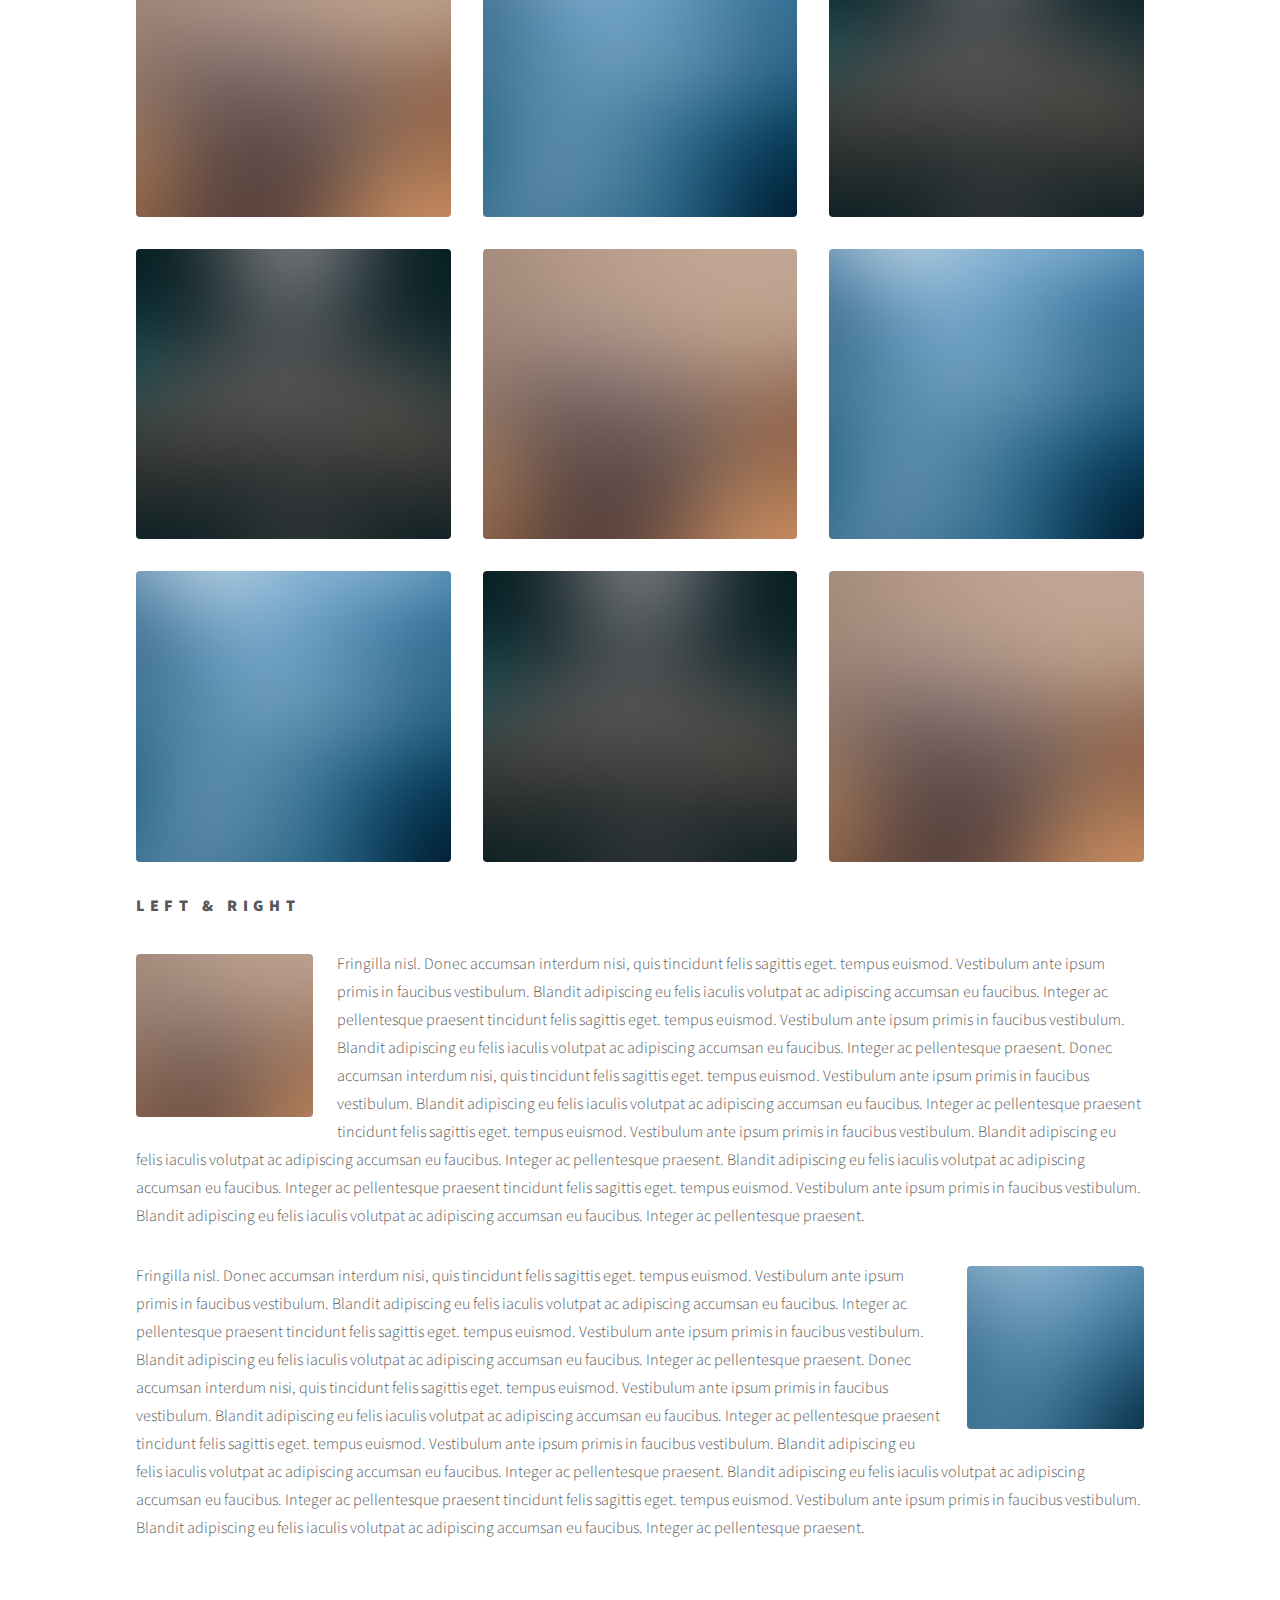
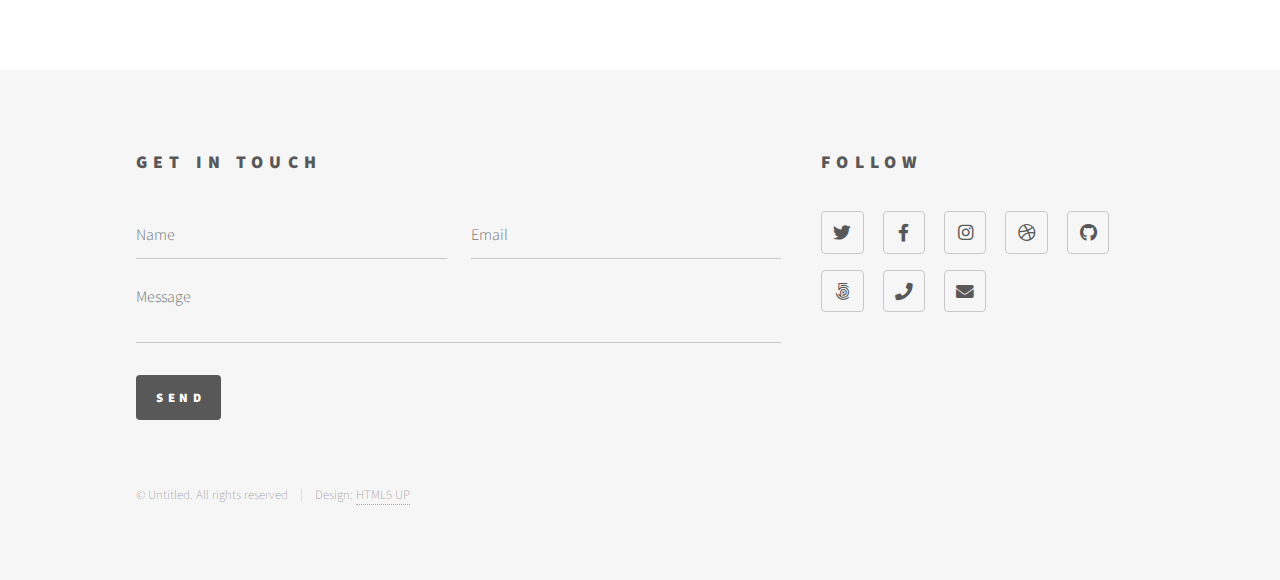
<file: elements.html>
<!DOCTYPE HTML>
<!--
	Phantom by HTML5 UP
	html5up.net | @ajlkn
	Free for personal and commercial use under the CCA 3.0 license (html5up.net/license)
-->
<html>
	<head>
		<title>Elements - Phantom by HTML5 UP</title>
		<meta charset="utf-8" />
		<meta name="viewport" content="width=device-width, initial-scale=1, user-scalable=no" />
		<link rel="stylesheet" href="assets/css/main.css" />
		<noscript><link rel="stylesheet" href="assets/css/noscript.css" /></noscript>
	</head>
	<body class="is-preload">
		<!-- Wrapper -->
			<div id="wrapper">

				<!-- Header -->
					<header id="header">
						<div class="inner">

							<!-- Logo -->
								<a href="index.html" class="logo">
									<span class="symbol"><img src="images/logo.svg" alt="" /></span><span class="title">Phantom</span>
								</a>

							<!-- Nav -->
								<nav>
									<ul>
										<li><a href="#menu">Menu</a></li>
									</ul>
								</nav>

						</div>
					</header>

				<!-- Menu -->
					<nav id="menu">
						<h2>Menu</h2>
						<ul>
							<li><a href="index.html">Home</a></li>
							<li><a href="generic.html">Ipsum veroeros</a></li>
							<li><a href="generic.html">Tempus etiam</a></li>
							<li><a href="generic.html">Consequat dolor</a></li>
							<li><a href="elements.html">Elements</a></li>
						</ul>
					</nav>

				<!-- Main -->
					<div id="main">
						<div class="inner">
							<h1>Elements</h1>

							<!-- Text -->
								<section>
									<h2>Text</h2>
									<p>This is <b>bold</b> and this is <strong>strong</strong>. This is <i>italic</i> and this is <em>emphasized</em>.
									This is <sup>superscript</sup> text and this is <sub>subscript</sub> text.
									This is <u>underlined</u> and this is code: <code>for (;;) { ... }</code>. Finally, <a href="#">this is a link</a>.</p>
									<hr />
									<p>Nunc lacinia ante nunc ac lobortis. Interdum adipiscing gravida odio porttitor sem non mi integer non faucibus ornare mi ut ante amet placerat aliquet. Volutpat eu sed ante lacinia sapien lorem accumsan varius montes viverra nibh in adipiscing blandit tempus accumsan.</p>
									<hr />
									<h2>Heading Level 2</h2>
									<h3>Heading Level 3</h3>
									<h4>Heading Level 4</h4>
									<hr />
									<h3>Blockquote</h3>
									<blockquote>Fringilla nisl. Donec accumsan interdum nisi, quis tincidunt felis sagittis eget tempus euismod. Vestibulum ante ipsum primis in faucibus vestibulum. Blandit adipiscing eu felis iaculis volutpat ac adipiscing accumsan faucibus. Vestibulum ante ipsum primis in faucibus lorem ipsum dolor sit amet nullam adipiscing eu felis.</blockquote>
									<h3>Preformatted</h3>
									<pre><code>i = 0;

while (!deck.isInOrder()) {
    print 'Iteration ' + i;
    deck.shuffle();
    i++;
}

print 'It took ' + i + ' iterations to sort the deck.';</code></pre>
								</section>

							<!-- Lists -->
								<section>
									<h2>Lists</h2>
									<div class="row">
										<div class="col-6 col-12-medium">
											<h3>Unordered</h3>
											<ul>
												<li>Dolor pulvinar etiam.</li>
												<li>Sagittis adipiscing.</li>
												<li>Felis enim feugiat.</li>
											</ul>
											<h3>Alternate</h3>
											<ul class="alt">
												<li>Dolor pulvinar etiam.</li>
												<li>Sagittis adipiscing.</li>
												<li>Felis enim feugiat.</li>
											</ul>
										</div>
										<div class="col-6 col-12-medium">
											<h3>Ordered</h3>
											<ol>
												<li>Dolor pulvinar etiam.</li>
												<li>Etiam vel felis viverra.</li>
												<li>Felis enim feugiat.</li>
												<li>Dolor pulvinar etiam.</li>
												<li>Etiam vel felis lorem.</li>
												<li>Felis enim et feugiat.</li>
											</ol>
											<h3>Icons</h3>
											<ul class="icons">
												<li><a href="#" class="icon brands style1 fa-twitter"><span class="label">Twitter</span></a></li>
												<li><a href="#" class="icon brands style1 fa-facebook-f"><span class="label">Facebook</span></a></li>
												<li><a href="#" class="icon brands style1 fa-instagram"><span class="label">Instagram</span></a></li>
												<li><a href="#" class="icon brands style1 fa-github"><span class="label">Github</span></a></li>
											</ul>
											<ul class="icons">
												<li><a href="#" class="icon brands style2 fa-twitter"><span class="label">Twitter</span></a></li>
												<li><a href="#" class="icon brands style2 fa-facebook-f"><span class="label">Facebook</span></a></li>
												<li><a href="#" class="icon brands style2 fa-instagram"><span class="label">Instagram</span></a></li>
												<li><a href="#" class="icon brands style2 fa-github"><span class="label">Github</span></a></li>
											</ul>
										</div>
									</div>
									<h2>Actions</h2>
									<div class="row">
										<div class="col-6 col-12-medium">
											<ul class="actions">
												<li><a href="#" class="button primary">Default</a></li>
												<li><a href="#" class="button">Default</a></li>
											</ul>
											<ul class="actions small">
												<li><a href="#" class="button primary small">Small</a></li>
												<li><a href="#" class="button small">Small</a></li>
											</ul>
											<ul class="actions stacked">
												<li><a href="#" class="button primary">Default</a></li>
												<li><a href="#" class="button">Default</a></li>
											</ul>
											<ul class="actions stacked">
												<li><a href="#" class="button primary small">Small</a></li>
												<li><a href="#" class="button small">Small</a></li>
											</ul>
										</div>
										<div class="col-6 col-12-medium">
											<ul class="actions stacked">
												<li><a href="#" class="button primary fit">Default</a></li>
												<li><a href="#" class="button fit">Default</a></li>
											</ul>
											<ul class="actions stacked">
												<li><a href="#" class="button primary small fit">Small</a></li>
												<li><a href="#" class="button small fit">Small</a></li>
											</ul>
										</div>
									</div>
								</section>

							<!-- Table -->
								<section>
									<h2>Table</h2>
									<h3>Default</h3>
									<div class="table-wrapper">
										<table>
											<thead>
												<tr>
													<th>Name</th>
													<th>Description</th>
													<th>Price</th>
												</tr>
											</thead>
											<tbody>
												<tr>
													<td>Item One</td>
													<td>Ante turpis integer aliquet porttitor.</td>
													<td>29.99</td>
												</tr>
												<tr>
													<td>Item Two</td>
													<td>Vis ac commodo adipiscing arcu aliquet.</td>
													<td>19.99</td>
												</tr>
												<tr>
													<td>Item Three</td>
													<td> Morbi faucibus arcu accumsan lorem.</td>
													<td>29.99</td>
												</tr>
												<tr>
													<td>Item Four</td>
													<td>Vitae integer tempus condimentum.</td>
													<td>19.99</td>
												</tr>
												<tr>
													<td>Item Five</td>
													<td>Ante turpis integer aliquet porttitor.</td>
													<td>29.99</td>
												</tr>
											</tbody>
											<tfoot>
												<tr>
													<td colspan="2"></td>
													<td>100.00</td>
												</tr>
											</tfoot>
										</table>
									</div>

									<h3>Alternate</h3>
									<div class="table-wrapper">
										<table class="alt">
											<thead>
												<tr>
													<th>Name</th>
													<th>Description</th>
													<th>Price</th>
												</tr>
											</thead>
											<tbody>
												<tr>
													<td>Item One</td>
													<td>Ante turpis integer aliquet porttitor.</td>
													<td>29.99</td>
												</tr>
												<tr>
													<td>Item Two</td>
													<td>Vis ac commodo adipiscing arcu aliquet.</td>
													<td>19.99</td>
												</tr>
												<tr>
													<td>Item Three</td>
													<td> Morbi faucibus arcu accumsan lorem.</td>
													<td>29.99</td>
												</tr>
												<tr>
													<td>Item Four</td>
													<td>Vitae integer tempus condimentum.</td>
													<td>19.99</td>
												</tr>
												<tr>
													<td>Item Five</td>
													<td>Ante turpis integer aliquet porttitor.</td>
													<td>29.99</td>
												</tr>
											</tbody>
											<tfoot>
												<tr>
													<td colspan="2"></td>
													<td>100.00</td>
												</tr>
											</tfoot>
										</table>
									</div>
								</section>

							<!-- Buttons -->
								<section>
									<h3>Buttons</h3>
									<ul class="actions">
										<li><a href="#" class="button primary">Primary</a></li>
										<li><a href="#" class="button">Default</a></li>
									</ul>
									<ul class="actions">
										<li><a href="#" class="button large">Large</a></li>
										<li><a href="#" class="button">Default</a></li>
										<li><a href="#" class="button small">Small</a></li>
									</ul>
									<ul class="actions fit">
										<li><a href="#" class="button primary fit">Fit</a></li>
										<li><a href="#" class="button fit">Fit</a></li>
										<li><a href="#" class="button fit">Fit</a></li>
									</ul>
									<ul class="actions fit small">
										<li><a href="#" class="button primary fit small">Fit + Small</a></li>
										<li><a href="#" class="button fit small">Fit + Small</a></li>
										<li><a href="#" class="button fit small">Fit + Small</a></li>
									</ul>
									<ul class="actions">
										<li><a href="#" class="button primary icon solid fa-download">Icon</a></li>
										<li><a href="#" class="button icon solid fa-upload">Icon</a></li>
										<li><a href="#" class="button icon solid fa-save">Icon</a></li>
									</ul>
									<ul class="actions">
										<li><span class="button primary disabled">Disabled</span></li>
										<li><span class="button disabled">Disabled</span></li>
									</ul>
								</section>

							<!-- Form -->
								<section>
									<h2>Form</h2>
									<form method="post" action="#">
										<div class="row gtr-uniform">
											<div class="col-6 col-12-xsmall">
												<input type="text" name="demo-name" id="demo-name" value="" placeholder="Name" />
											</div>
											<div class="col-6 col-12-xsmall">
												<input type="email" name="demo-email" id="demo-email" value="" placeholder="Email" />
											</div>
											<div class="col-12">
												<select name="demo-category" id="demo-category">
													<option value="">- Category -</option>
													<option value="1">Manufacturing</option>
													<option value="1">Shipping</option>
													<option value="1">Administration</option>
													<option value="1">Human Resources</option>
												</select>
											</div>
											<div class="col-4 col-12-small">
												<input type="radio" id="demo-priority-low" name="demo-priority" checked>
												<label for="demo-priority-low">Low</label>
											</div>
											<div class="col-4 col-12-small">
												<input type="radio" id="demo-priority-normal" name="demo-priority">
												<label for="demo-priority-normal">Normal</label>
											</div>
											<div class="col-4 col-12-small">
												<input type="radio" id="demo-priority-high" name="demo-priority">
												<label for="demo-priority-high">High</label>
											</div>
											<div class="col-6 col-12-small">
												<input type="checkbox" id="demo-copy" name="demo-copy">
												<label for="demo-copy">Email me a copy</label>
											</div>
											<div class="col-6 col-12-small">
												<input type="checkbox" id="demo-human" name="demo-human" checked>
												<label for="demo-human">Not a robot</label>
											</div>
											<div class="col-12">
												<textarea name="demo-message" id="demo-message" placeholder="Enter your message" rows="6"></textarea>
											</div>
											<div class="col-12">
												<ul class="actions">
													<li><input type="submit" value="Send Message" class="primary" /></li>
													<li><input type="reset" value="Reset" /></li>
												</ul>
											</div>
										</div>
									</form>
								</section>

							<!-- Image -->
								<section>
									<h2>Image</h2>
									<h3>Fit</h3>
									<div class="box alt">
										<div class="row gtr-uniform">
											<div class="col-12"><span class="image fit"><img src="images/pic13.jpg" alt="" /></span></div>
											<div class="col-4"><span class="image fit"><img src="images/pic01.jpg" alt="" /></span></div>
											<div class="col-4"><span class="image fit"><img src="images/pic02.jpg" alt="" /></span></div>
											<div class="col-4"><span class="image fit"><img src="images/pic03.jpg" alt="" /></span></div>
											<div class="col-4"><span class="image fit"><img src="images/pic03.jpg" alt="" /></span></div>
											<div class="col-4"><span class="image fit"><img src="images/pic01.jpg" alt="" /></span></div>
											<div class="col-4"><span class="image fit"><img src="images/pic02.jpg" alt="" /></span></div>
											<div class="col-4"><span class="image fit"><img src="images/pic02.jpg" alt="" /></span></div>
											<div class="col-4"><span class="image fit"><img src="images/pic03.jpg" alt="" /></span></div>
											<div class="col-4"><span class="image fit"><img src="images/pic01.jpg" alt="" /></span></div>
										</div>
									</div>
									<h3>Left &amp; Right</h3>
									<p><span class="image left"><img src="images/pic14.jpg" alt="" /></span>Fringilla nisl. Donec accumsan interdum nisi, quis tincidunt felis sagittis eget. tempus euismod. Vestibulum ante ipsum primis in faucibus vestibulum. Blandit adipiscing eu felis iaculis volutpat ac adipiscing accumsan eu faucibus. Integer ac pellentesque praesent tincidunt felis sagittis eget. tempus euismod. Vestibulum ante ipsum primis in faucibus vestibulum. Blandit adipiscing eu felis iaculis volutpat ac adipiscing accumsan eu faucibus. Integer ac pellentesque praesent. Donec accumsan interdum nisi, quis tincidunt felis sagittis eget. tempus euismod. Vestibulum ante ipsum primis in faucibus vestibulum. Blandit adipiscing eu felis iaculis volutpat ac adipiscing accumsan eu faucibus. Integer ac pellentesque praesent tincidunt felis sagittis eget. tempus euismod. Vestibulum ante ipsum primis in faucibus vestibulum. Blandit adipiscing eu felis iaculis volutpat ac adipiscing accumsan eu faucibus. Integer ac pellentesque praesent. Blandit adipiscing eu felis iaculis volutpat ac adipiscing accumsan eu faucibus. Integer ac pellentesque praesent tincidunt felis sagittis eget. tempus euismod. Vestibulum ante ipsum primis in faucibus vestibulum. Blandit adipiscing eu felis iaculis volutpat ac adipiscing accumsan eu faucibus. Integer ac pellentesque praesent.</p>
									<p><span class="image right"><img src="images/pic15.jpg" alt="" /></span>Fringilla nisl. Donec accumsan interdum nisi, quis tincidunt felis sagittis eget. tempus euismod. Vestibulum ante ipsum primis in faucibus vestibulum. Blandit adipiscing eu felis iaculis volutpat ac adipiscing accumsan eu faucibus. Integer ac pellentesque praesent tincidunt felis sagittis eget. tempus euismod. Vestibulum ante ipsum primis in faucibus vestibulum. Blandit adipiscing eu felis iaculis volutpat ac adipiscing accumsan eu faucibus. Integer ac pellentesque praesent. Donec accumsan interdum nisi, quis tincidunt felis sagittis eget. tempus euismod. Vestibulum ante ipsum primis in faucibus vestibulum. Blandit adipiscing eu felis iaculis volutpat ac adipiscing accumsan eu faucibus. Integer ac pellentesque praesent tincidunt felis sagittis eget. tempus euismod. Vestibulum ante ipsum primis in faucibus vestibulum. Blandit adipiscing eu felis iaculis volutpat ac adipiscing accumsan eu faucibus. Integer ac pellentesque praesent. Blandit adipiscing eu felis iaculis volutpat ac adipiscing accumsan eu faucibus. Integer ac pellentesque praesent tincidunt felis sagittis eget. tempus euismod. Vestibulum ante ipsum primis in faucibus vestibulum. Blandit adipiscing eu felis iaculis volutpat ac adipiscing accumsan eu faucibus. Integer ac pellentesque praesent.</p>
								</section>

						</div>
					</div>

				<!-- Footer -->
					<footer id="footer">
						<div class="inner">
							<section>
								<h2>Get in touch</h2>
								<form method="post" action="#">
									<div class="fields">
										<div class="field half">
											<input type="text" name="name" id="name" placeholder="Name" />
										</div>
										<div class="field half">
											<input type="email" name="email" id="email" placeholder="Email" />
										</div>
										<div class="field">
											<textarea name="message" id="message" placeholder="Message"></textarea>
										</div>
									</div>
									<ul class="actions">
										<li><input type="submit" value="Send" class="primary" /></li>
									</ul>
								</form>
							</section>
							<section>
								<h2>Follow</h2>
								<ul class="icons">
									<li><a href="#" class="icon brands style2 fa-twitter"><span class="label">Twitter</span></a></li>
									<li><a href="#" class="icon brands style2 fa-facebook-f"><span class="label">Facebook</span></a></li>
									<li><a href="#" class="icon brands style2 fa-instagram"><span class="label">Instagram</span></a></li>
									<li><a href="#" class="icon brands style2 fa-dribbble"><span class="label">Dribbble</span></a></li>
									<li><a href="#" class="icon brands style2 fa-github"><span class="label">GitHub</span></a></li>
									<li><a href="#" class="icon brands style2 fa-500px"><span class="label">500px</span></a></li>
									<li><a href="#" class="icon solid style2 fa-phone"><span class="label">Phone</span></a></li>
									<li><a href="#" class="icon solid style2 fa-envelope"><span class="label">Email</span></a></li>
								</ul>
							</section>
							<ul class="copyright">
								<li>&copy; Untitled. All rights reserved</li><li>Design: <a href="http://html5up.net">HTML5 UP</a></li>
							</ul>
						</div>
					</footer>

			</div>

		<!-- Scripts -->
			<script src="assets/js/jquery.min.js"></script>
			<script src="assets/js/browser.min.js"></script>
			<script src="assets/js/breakpoints.min.js"></script>
			<script src="assets/js/util.js"></script>
			<script src="assets/js/main.js"></script>

	</body>
</html>
</file>
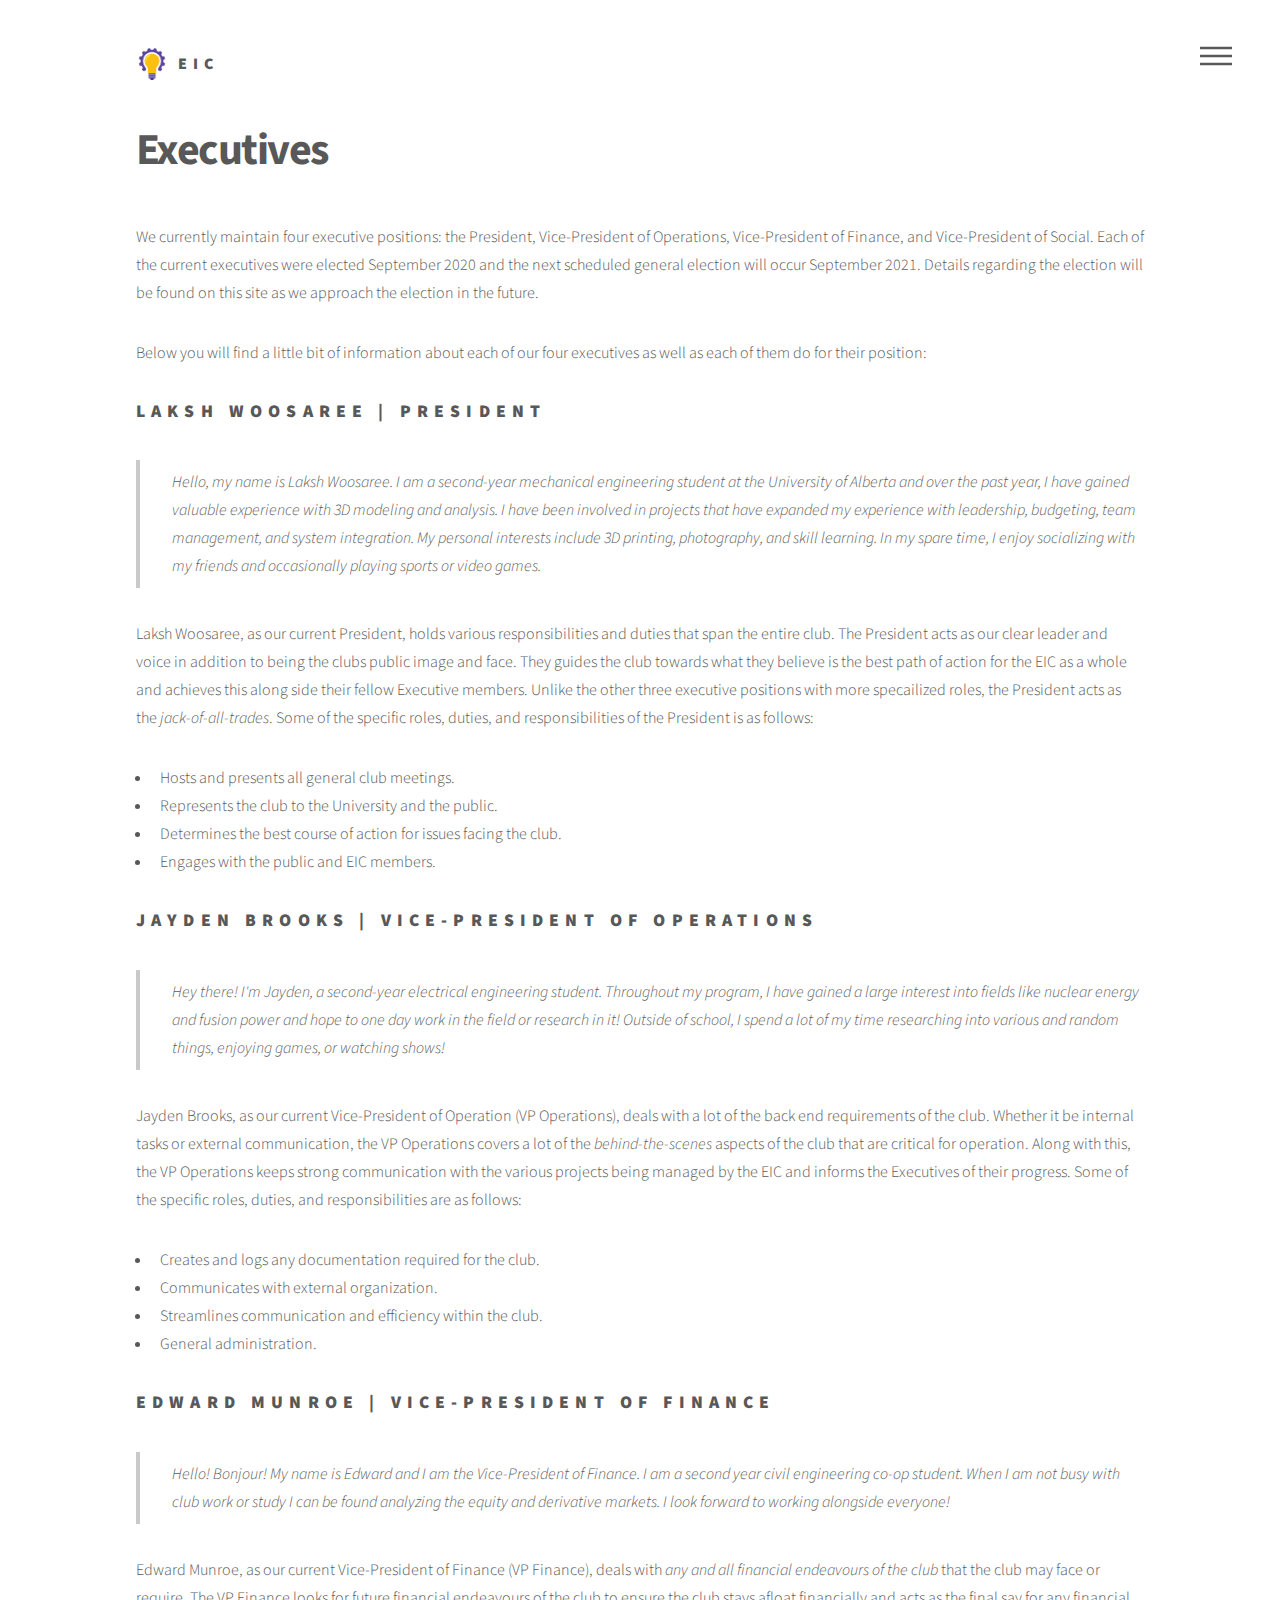
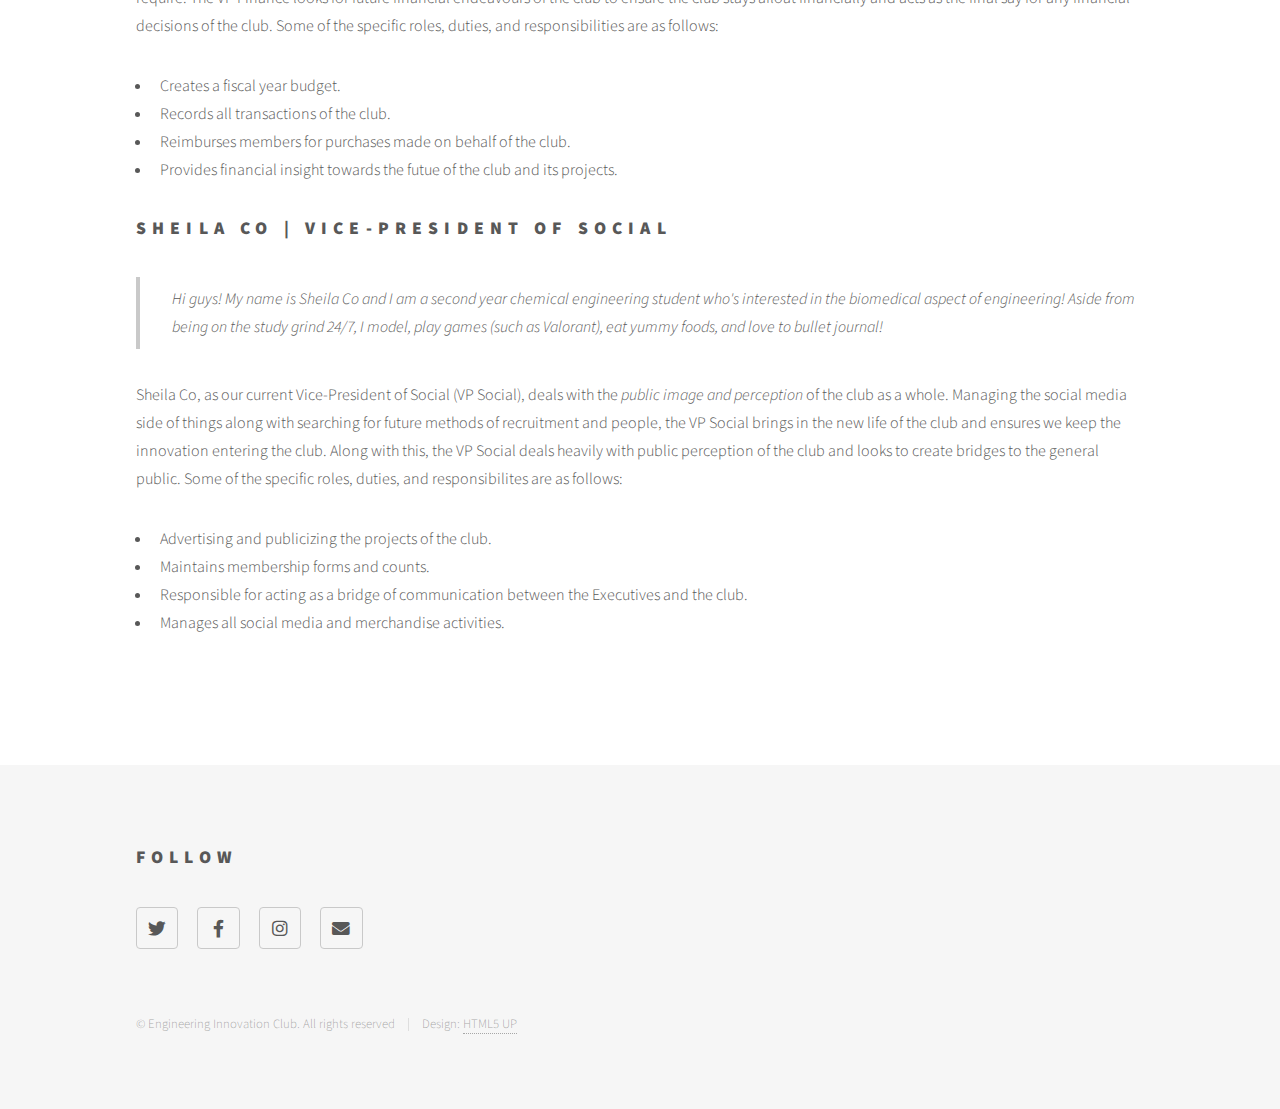
<file: executives.html>
﻿<!DOCTYPE HTML>
<!--
	Phantom by HTML5 UP
	html5up.net | @ajlkn
	Free for personal and commercial use under the CCA 3.0 license (html5up.net/license)
-->
<html>
	<head>
		<title>EIC - Executives</title>
		<meta charset="utf-8" />
		<meta name="viewport" content="width=device-width, initial-scale=1, user-scalable=no" />
		<link rel="stylesheet" href="assets/css/main.css" />
		<noscript><link rel="stylesheet" href="assets/css/noscript.css" /></noscript>
	</head>
	<body class="is-preload">
		<!-- Wrapper -->
			<div id="wrapper">

				<!-- Header -->
					<header id="header">
						<div class="inner">

							<!-- Logo -->
								<a href="index.html" class="logo">
									<span class="symbol"><img src="images/logo_eic.png" alt="" /></span><span class="title">EIC</span>
								</a>

							<!-- Nav -->
								<nav>
									<ul>
										<li><a href="#menu">Menu</a></li>
									</ul>
								</nav>

						</div>
					</header>

				<!-- Menu -->
					<nav id="menu">
						<h2>Menu</h2>
						<ul>
							<li><a href="index.html">Home</a></li>
							<li><a href="about.html">About the Club</a></li>
							<li><a href="membership.html">Membership</a></li>
							<li><a href="executives.html">Executives</a></li>
							<li><a href="questions.html">Questions</a></li>
							<li><a href="contact.html">Contact Us</a></li>
						</ul>
					</nav>

				<!-- Main -->
					<div id="main">
						<div class="inner">
							<h1>Executives</h1>
							<p>We currently maintain four executive positions: the President, Vice-President of Operations, Vice-President of Finance, and Vice-President of Social. Each of the current executives were elected September 2020 and the next scheduled general election will occur September 2021. Details regarding the election will be found on this site as we approach the election in the future.</p>
							<p>Below you will find a little bit of information about each of our four executives as well as each of them do for their position:</p>
							<h2>Laksh Woosaree | President</h2>
							<blockquote>Hello, my name is Laksh Woosaree. I am a second-year mechanical engineering student at the University of Alberta and over the past year, I have gained valuable experience with 3D modeling and analysis. I have been involved in projects that have expanded my experience with leadership, budgeting, team management, and system integration. My personal interests include 3D printing, photography, and skill learning. In my spare time, I enjoy socializing with my friends and occasionally playing sports or video games.</blockquote>
							<p>Laksh Woosaree, as our current President, holds various responsibilities and duties that span the entire club. The President acts as our clear leader and voice in addition to being the clubs public image and face. They guides the club towards what they believe is the best path of action for the EIC as a whole and achieves this along side their fellow Executive members. Unlike the other three executive positions with more specailized roles, the President acts as the <i>jack-of-all-trades</i>. Some of the specific roles, duties, and responsibilities of the President is as follows:</p>
							<ul>
								<li>Hosts and presents all general club meetings.</li>
								<li>Represents the club to the University and the public.</li>
								<li>Determines the best course of action for issues facing the club.</li>
								<li>Engages with the public and EIC members.</li>
							</ul>
							<h2>Jayden Brooks | Vice-President of Operations</h2>
							<blockquote>Hey there! I'm Jayden, a second-year electrical engineering student. Throughout my program, I have gained a large interest into fields like nuclear energy and fusion power and hope to one day work in the field or research in it! Outside of school, I spend a lot of my time researching into various and random things, enjoying games, or watching shows!</blockquote>
							<p>Jayden Brooks, as our current Vice-President of Operation (VP Operations), deals with a lot of the back end requirements of the club. Whether it be internal tasks or external communication, the VP Operations covers a lot of the <i>behind-the-scenes</i> aspects of the club that are critical for operation. Along with this, the VP Operations keeps strong communication with the various projects being managed by the EIC and informs the Executives of their progress. Some of the specific roles, duties, and responsibilities are as follows:</p>
							<ul>
								<li>Creates and logs any documentation required for the club.</li>
								<li>Communicates with external organization.</li>
								<li>Streamlines communication and efficiency within the club.</li>
								<li>General administration.</li>
							</ul>
							<h2>Edward Munroe | Vice-President of Finance</h2>
							<blockquote>Hello! Bonjour! My name is Edward and I am the Vice-President of Finance. I am a second year civil engineering co-op student. When I am not busy with club work or study I can be found analyzing the equity and derivative markets.  I look forward to working alongside everyone!</blockquote>
							<p>Edward Munroe, as our current Vice-President of Finance (VP Finance), deals with <i>any and all financial endeavours of the club </i> that the club may face or require. The VP Finance looks for future financial endeavours of the club to ensure the club stays afloat financially and acts as the final say for any financial decisions of the club. Some of the specific roles, duties, and responsibilities are as follows:</p>
							<ul>
								<li>Creates a fiscal year budget.</li>
								<li>Records all transactions of the club.</li>
								<li>Reimburses members for purchases made on behalf of the club.</li>
								<li>Provides financial insight towards the futue of the club and its projects.</li>
							</ul>
							<h2>Sheila Co | Vice-President of Social</h2>
							<blockquote>Hi guys! My name is Sheila Co and I am a second year chemical engineering student who's interested in the biomedical aspect of engineering! Aside from being on the study grind 24/7, I model, play games (such as Valorant),  eat yummy foods, and love to bullet journal!</blockquote>
							<p>Sheila Co, as our current Vice-President of Social (VP Social), deals with the <i>public image and perception</i> of the club as a whole. Managing the social media side of things along with searching for future methods of recruitment and people, the VP Social brings in the new life of the club and ensures we keep the innovation entering the club. Along with this, the VP Social deals heavily with public perception of the club and looks to create bridges to the general public. Some of the specific roles, duties, and responsibilites are as follows:</p>
							<ul>
								<li>Advertising and publicizing the projects of the club.</li>
								<li>Maintains membership forms and counts.</li>
								<li>Responsible for acting as a bridge of communication between the Executives and the club.</li>
								<li>Manages all social media and merchandise activities.</li>
							</ul>
						</div>
					</div>

				<!-- Footer -->
					<footer id="footer">
						<div class="inner">
							<section>
								<h2>Follow</h2>
								<ul class="icons">
									<li><a href="https://twitter.com/eicualberta" class="icon brands style2 fa-twitter"><span class="label">Twitter</span></a></li>
									<li><a href="https://www.facebook.com/groups/959296941232745/" class="icon brands style2 fa-facebook-f"><span class="label">Facebook</span></a></li>
									<li><a href="https://www.instagram.com/eicualberta/?hl=en" class="icon brands style2 fa-instagram"><span class="label">Instagram</span></a></li>
									<li><a href="contact.html" class="icon solid style2 fa-envelope"><span class="label">Email</span></a></li>
								</ul>
							</section>
							<ul class="copyright">
								<li>&copy; Engineering Innovation Club. All rights reserved</li><li>Design: <a href="http://html5up.net">HTML5 UP</a></li>
							</ul>
						</div>
					</footer>

			</div>

		<!-- Scripts -->
			<script src="assets/js/jquery.min.js"></script>
			<script src="assets/js/browser.min.js"></script>
			<script src="assets/js/breakpoints.min.js"></script>
			<script src="assets/js/util.js"></script>
			<script src="assets/js/main.js"></script>

	</body>
</html>
</file>
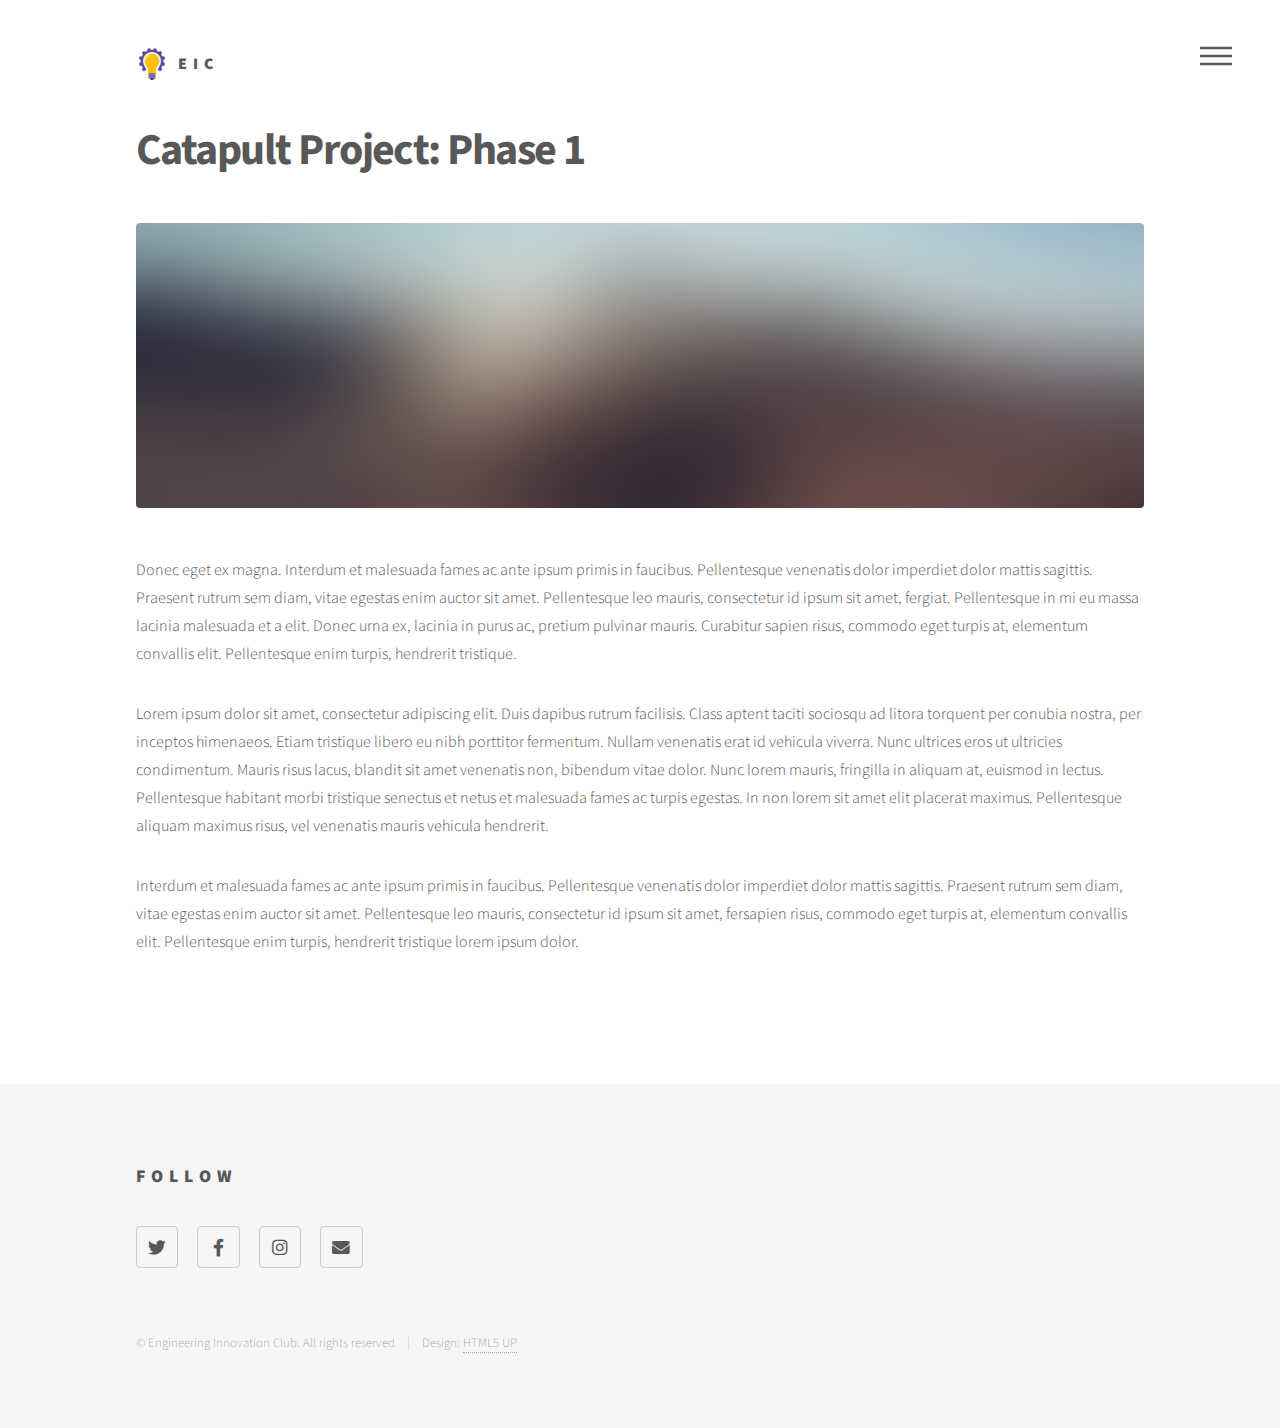
<file: generic.html>
﻿<!DOCTYPE HTML>
<!--
	Phantom by HTML5 UP
	html5up.net | @ajlkn
	Free for personal and commercial use under the CCA 3.0 license (html5up.net/license)
-->
<html>
	<head>
		<title>EIC - Catapult: Phase 1</title>
		<meta charset="utf-8" />
		<meta name="viewport" content="width=device-width, initial-scale=1, user-scalable=no" />
		<link rel="stylesheet" href="assets/css/main.css" />
		<noscript><link rel="stylesheet" href="assets/css/noscript.css" /></noscript>
	</head>
	<body class="is-preload">
		<!-- Wrapper -->
			<div id="wrapper">

				<!-- Header -->
					<header id="header">
						<div class="inner">

							<!-- Logo -->
								<a href="index.html" class="logo">
									<span class="symbol"><img src="images/logo_eic.png" alt="" /></span><span class="title">EIC</span>
								</a>

							<!-- Nav -->
								<nav>
									<ul>
										<li><a href="#menu">Menu</a></li>
									</ul>
								</nav>

						</div>
					</header>

				<!-- Menu -->
					<nav id="menu">
						<h2>Menu</h2>
						<ul>
							<li><a href="index.html">Home</a></li>
							<li><a href="membership.html">Membership</a></li>
							<li><a href="generic.html">Executives</a></li>
							<li><a href="generic.html">Questions</a></li>
							<li><a href="generic.html">Contact Us</a></li>
						</ul>
					</nav>

				<!-- Main -->
					<div id="main">
						<div class="inner">
							<h1>Catapult Project: Phase 1</h1>
							<span class="image main"><img src="images/pic13.jpg" alt="" /></span>
							<p>Donec eget ex magna. Interdum et malesuada fames ac ante ipsum primis in faucibus. Pellentesque venenatis dolor imperdiet dolor mattis sagittis. Praesent rutrum sem diam, vitae egestas enim auctor sit amet. Pellentesque leo mauris, consectetur id ipsum sit amet, fergiat. Pellentesque in mi eu massa lacinia malesuada et a elit. Donec urna ex, lacinia in purus ac, pretium pulvinar mauris. Curabitur sapien risus, commodo eget turpis at, elementum convallis elit. Pellentesque enim turpis, hendrerit tristique.</p>
							<p>Lorem ipsum dolor sit amet, consectetur adipiscing elit. Duis dapibus rutrum facilisis. Class aptent taciti sociosqu ad litora torquent per conubia nostra, per inceptos himenaeos. Etiam tristique libero eu nibh porttitor fermentum. Nullam venenatis erat id vehicula viverra. Nunc ultrices eros ut ultricies condimentum. Mauris risus lacus, blandit sit amet venenatis non, bibendum vitae dolor. Nunc lorem mauris, fringilla in aliquam at, euismod in lectus. Pellentesque habitant morbi tristique senectus et netus et malesuada fames ac turpis egestas. In non lorem sit amet elit placerat maximus. Pellentesque aliquam maximus risus, vel venenatis mauris vehicula hendrerit.</p>
							<p>Interdum et malesuada fames ac ante ipsum primis in faucibus. Pellentesque venenatis dolor imperdiet dolor mattis sagittis. Praesent rutrum sem diam, vitae egestas enim auctor sit amet. Pellentesque leo mauris, consectetur id ipsum sit amet, fersapien risus, commodo eget turpis at, elementum convallis elit. Pellentesque enim turpis, hendrerit tristique lorem ipsum dolor.</p>
						</div>
					</div>

				<!-- Footer -->
					<footer id="footer">
						<div class="inner">
							<section>
								<h2>Follow</h2>
								<ul class="icons">
									<li><a href="https://twitter.com/eicualberta" class="icon brands style2 fa-twitter"><span class="label">Twitter</span></a></li>
									<li><a href="https://www.facebook.com/groups/959296941232745/" class="icon brands style2 fa-facebook-f"><span class="label">Facebook</span></a></li>
									<li><a href="https://www.instagram.com/eicualberta/?hl=en" class="icon brands style2 fa-instagram"><span class="label">Instagram</span></a></li>
									<li><a href="contact.html" class="icon solid style2 fa-envelope"><span class="label">Email</span></a></li>
								</ul>
							</section>
							<ul class="copyright">
								<li>&copy; Engineering Innovation Club. All rights reserved</li><li>Design: <a href="http://html5up.net">HTML5 UP</a></li>
							</ul>
						</div>
					</footer>

			</div>

		<!-- Scripts -->
			<script src="assets/js/jquery.min.js"></script>
			<script src="assets/js/browser.min.js"></script>
			<script src="assets/js/breakpoints.min.js"></script>
			<script src="assets/js/util.js"></script>
			<script src="assets/js/main.js"></script>

	</body>
</html>
</file>
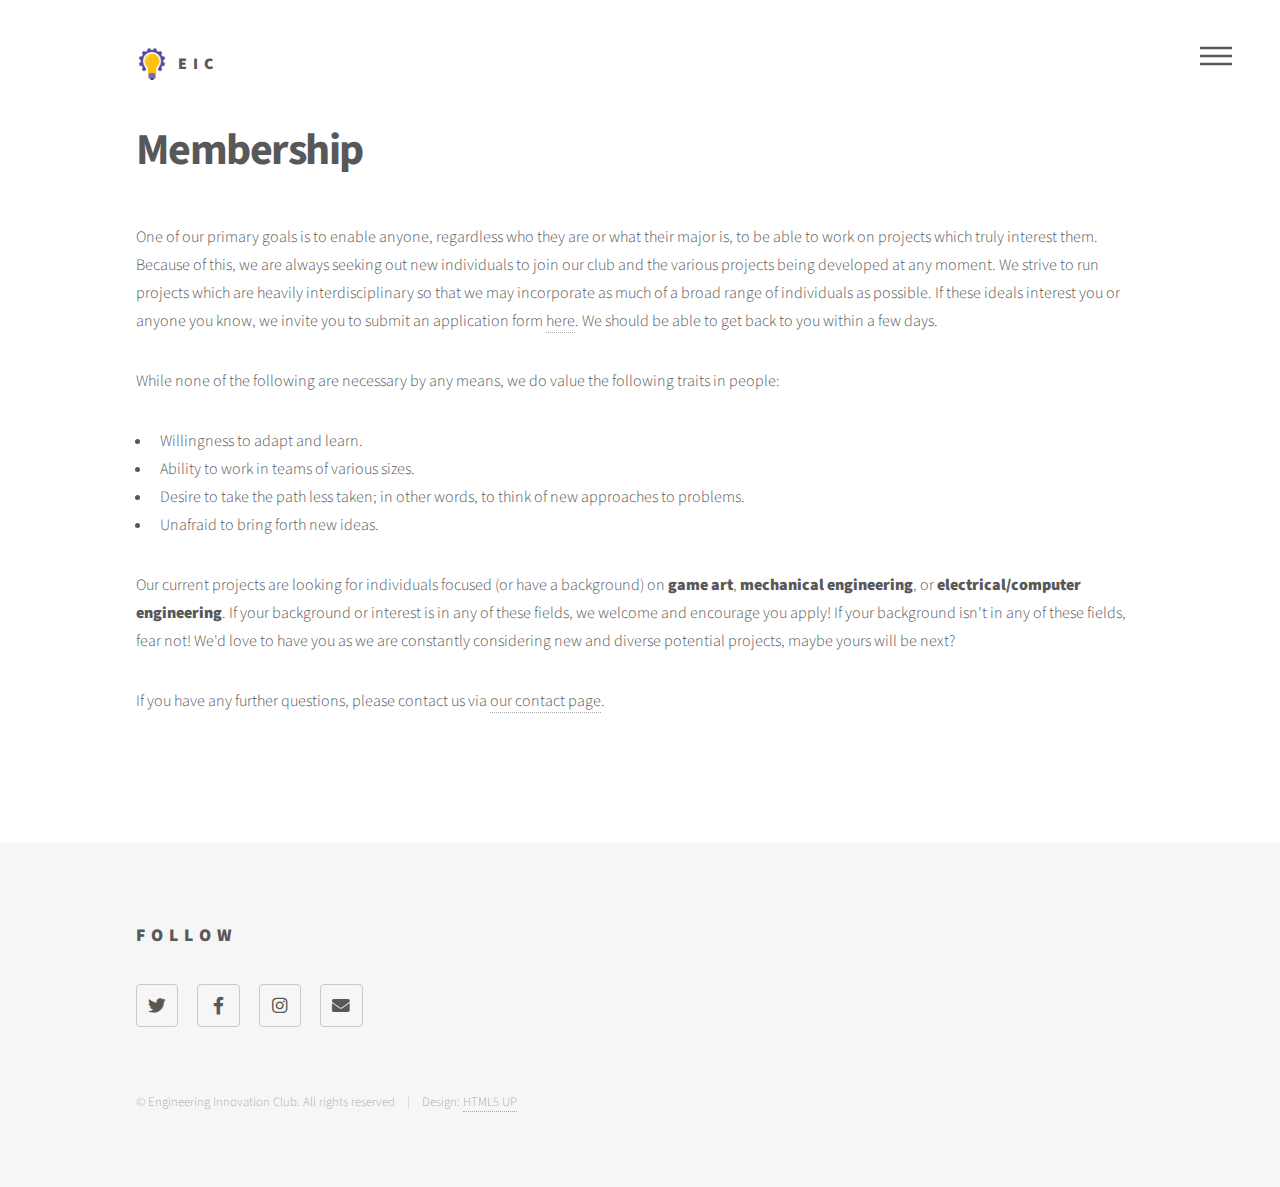
<file: membership.html>
﻿<!DOCTYPE HTML>
<!--
	Phantom by HTML5 UP
	html5up.net | @ajlkn
	Free for personal and commercial use under the CCA 3.0 license (html5up.net/license)
-->
<html>
	<head>
		<title>EIC - Membership</title>
		<meta charset="utf-8" />
		<meta name="viewport" content="width=device-width, initial-scale=1, user-scalable=no" />
		<link rel="stylesheet" href="assets/css/main.css" />
		<noscript><link rel="stylesheet" href="assets/css/noscript.css" /></noscript>
	</head>
	<body class="is-preload">
		<!-- Wrapper -->
			<div id="wrapper">

				<!-- Header -->
					<header id="header">
						<div class="inner">

							<!-- Logo -->
								<a href="index.html" class="logo">
									<span class="symbol"><img src="images/logo_eic.png" alt="" /></span><span class="title">EIC</span>
								</a>

							<!-- Nav -->
								<nav>
									<ul>
										<li><a href="#menu">Menu</a></li>
									</ul>
								</nav>

						</div>
					</header>

				<!-- Menu -->
					<nav id="menu">
						<h2>Menu</h2>
						<ul>
							<li><a href="index.html">Home</a></li>
							<li><a href="about.html">About the Club</a></li>
							<li><a href="membership.html">Membership</a></li>
							<li><a href="executives.html">Executives</a></li>
							<li><a href="questions.html">Questions</a></li>
							<li><a href="contact.html">Contact Us</a></li>
						</ul>
					</nav>

				<!-- Main -->
					<div id="main">
						<div class="inner">
							<h1>Membership</h1>
							<p>One of our primary goals is to enable anyone, regardless who they are or what their major is, to be able to work on projects which truly interest them. Because of this, we are always seeking out new individuals to join our club and the various projects being developed at any moment. We strive to run projects which are heavily interdisciplinary so that we may incorporate as much of a broad range of individuals as possible. If these ideals interest you or anyone you know, we invite you to submit an application form <a href="https://forms.gle/gkZfSqykj4iK9dAY6">here</a>. We should be able to get back to you within a few days.</p>
							<p>While none of the following are necessary by any means, we do value the following traits in people:</p>
							<ul>
								<li>Willingness to adapt and learn.</li>
								<li>Ability to work in teams of various sizes.</li>
								<li>Desire to take the path less taken; in other words, to think of new approaches to problems.</li>
								<li>Unafraid to bring forth new ideas.</li>
							</ul>
							<p>Our current projects are looking for individuals focused (or have a background) on <b>game art</b>, <b>mechanical engineering</b>, or <b>electrical/computer engineering</b>. If your background or interest is in any of these fields, we welcome and encourage you apply! If your background isn't in any of these fields, fear not! We'd love to have you as we are constantly considering new and diverse potential projects, maybe yours will be next?</p>
							<p>If you have any further questions, please contact us via <a href="contact.html">our contact page</a>. </p>
						</div>
					</div>

				<!-- Footer -->
					<footer id="footer">
						<div class="inner">
							<section>
								<h2>Follow</h2>
								<ul class="icons">
									<li><a href="https://twitter.com/eicualberta" class="icon brands style2 fa-twitter"><span class="label">Twitter</span></a></li>
									<li><a href="https://www.facebook.com/groups/959296941232745/" class="icon brands style2 fa-facebook-f"><span class="label">Facebook</span></a></li>
									<li><a href="https://www.instagram.com/eicualberta/?hl=en" class="icon brands style2 fa-instagram"><span class="label">Instagram</span></a></li>
									<li><a href="contact.html" class="icon solid style2 fa-envelope"><span class="label">Email</span></a></li>
								</ul>
							</section>
							<ul class="copyright">
								<li>&copy; Engineering Innovation Club. All rights reserved</li><li>Design: <a href="http://html5up.net">HTML5 UP</a></li>
							</ul>
						</div>
					</footer>

			</div>

		<!-- Scripts -->
			<script src="assets/js/jquery.min.js"></script>
			<script src="assets/js/browser.min.js"></script>
			<script src="assets/js/breakpoints.min.js"></script>
			<script src="assets/js/util.js"></script>
			<script src="assets/js/main.js"></script>

	</body>
</html>
</file>
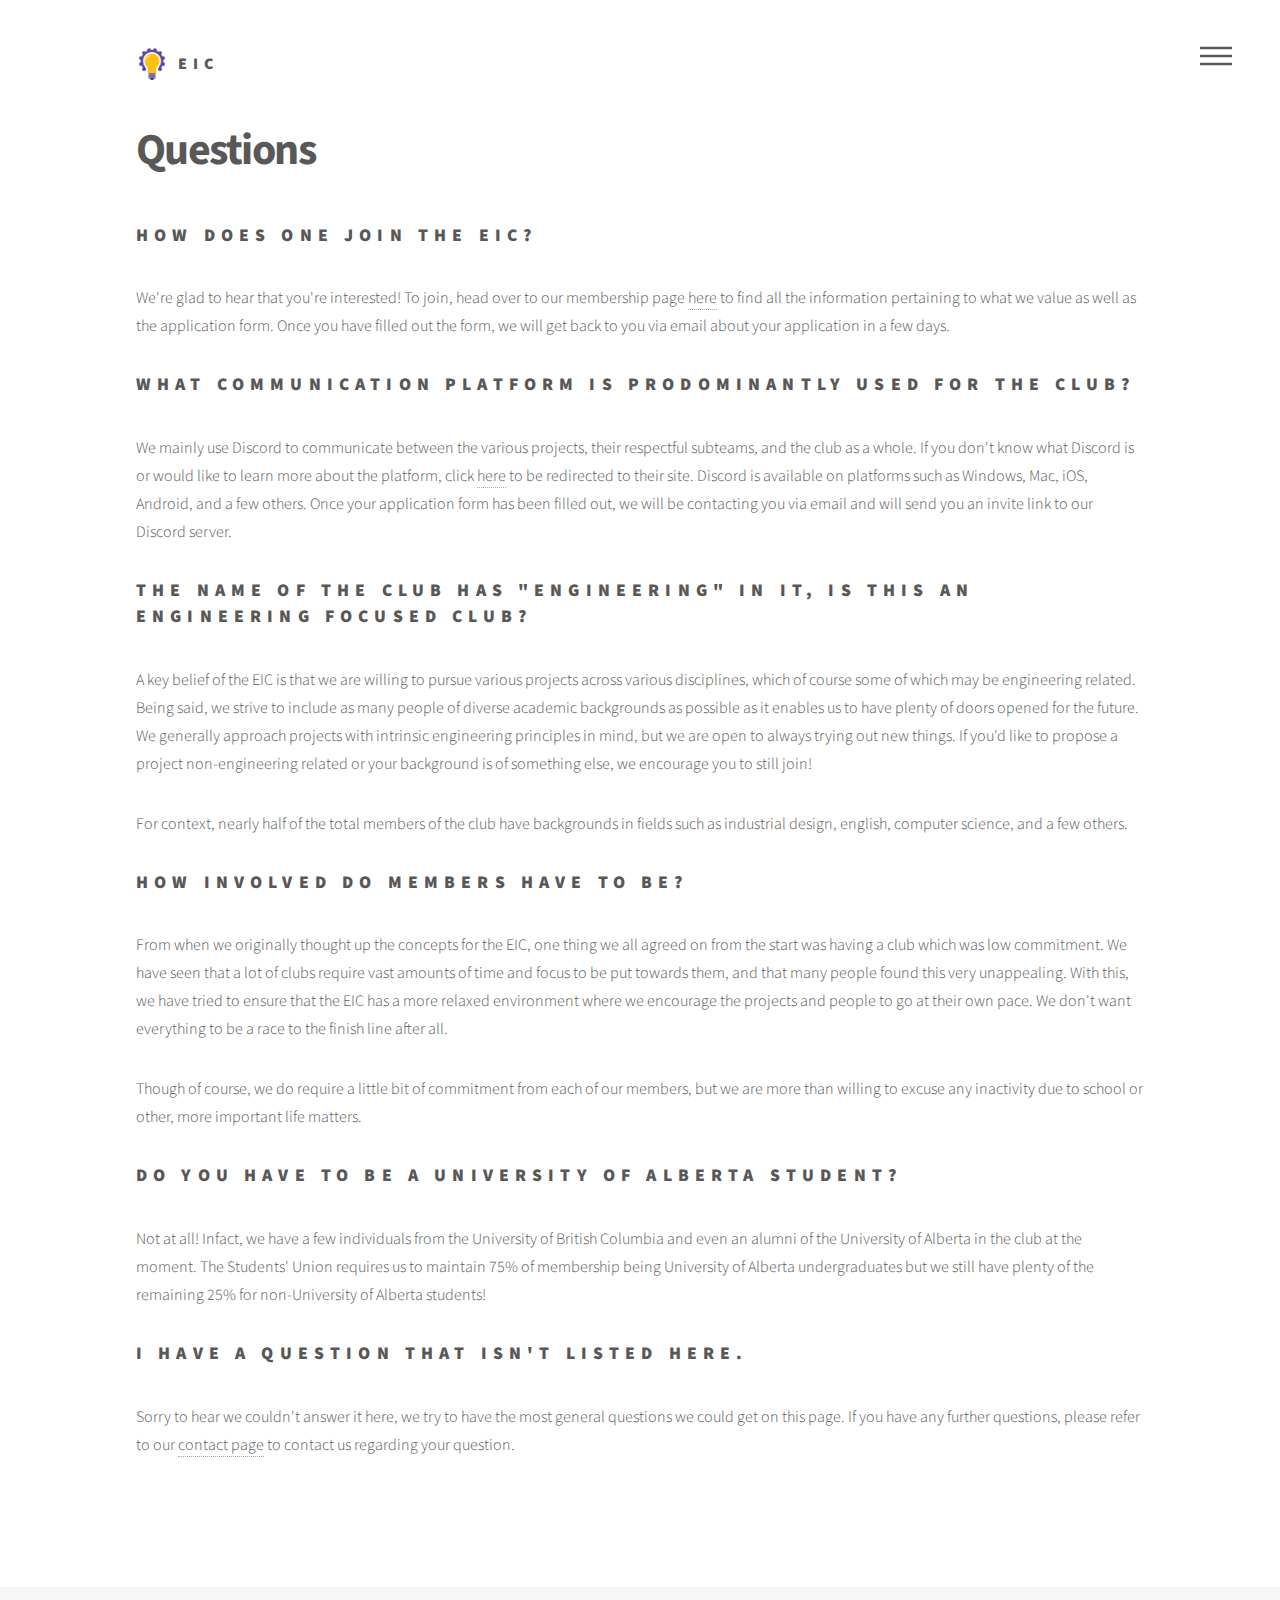
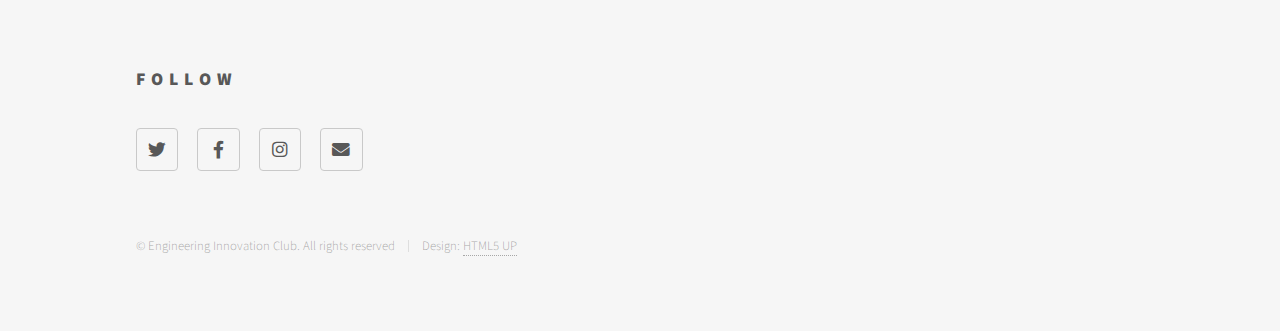
<file: questions.html>
﻿<!DOCTYPE HTML>
<!--
	Phantom by HTML5 UP
	html5up.net | @ajlkn
	Free for personal and commercial use under the CCA 3.0 license (html5up.net/license)
-->
<html>
	<head>
		<title>EIC - Questions</title>
		<meta charset="utf-8" />
		<meta name="viewport" content="width=device-width, initial-scale=1, user-scalable=no" />
		<link rel="stylesheet" href="assets/css/main.css" />
		<noscript><link rel="stylesheet" href="assets/css/noscript.css" /></noscript>
	</head>
	<body class="is-preload">
		<!-- Wrapper -->
			<div id="wrapper">

				<!-- Header -->
					<header id="header">
						<div class="inner">

							<!-- Logo -->
								<a href="index.html" class="logo">
									<span class="symbol"><img src="images/logo_eic.png" alt="" /></span><span class="title">EIC</span>
								</a>

							<!-- Nav -->
								<nav>
									<ul>
										<li><a href="#menu">Menu</a></li>
									</ul>
								</nav>

						</div>
					</header>

				<!-- Menu -->
					<nav id="menu">
						<h2>Menu</h2>
						<ul>
							<li><a href="index.html">Home</a></li>
							<li><a href="about.html">About the Club</a></li>
							<li><a href="membership.html">Membership</a></li>
							<li><a href="executives.html">Executives</a></li>
							<li><a href="questions.html">Questions</a></li>
							<li><a href="contact.html">Contact Us</a></li>
						</ul>
					</nav>

				<!-- Main -->
					<div id="main">
						<div class="inner">
							<h1>Questions</h1>
							<h2>How does one join the EIC?</h2>
							<p>We're glad to hear that you're interested! To join, head over to our membership page <a href="membership.html">here</a> to find all the information pertaining to what we value as well as the application form. Once you have filled out the form, we will get back to you via email about your application in a few days.</p>
							<h2>What communication platform is prodominantly used for the club?</h2>
							<p>We mainly use Discord to communicate between the various projects, their respectful subteams, and the club as a whole. If you don't know what Discord is or would like to learn more about the platform, click <a href="https://discord.com/">here</a> to be redirected to their site. Discord is available on platforms such as Windows, Mac, iOS, Android, and a few others. Once your application form has been filled out, we will be contacting you via email and will send you an invite link to our Discord server.</p>
							<h2>The name of the club has "Engineering" in it, is this an engineering focused club?</h2>
							<p>A key belief of the EIC is that we are willing to pursue various projects across various disciplines, which of course some of which may be engineering related. Being said, we strive to include as many people of diverse academic backgrounds as possible as it enables us to have plenty of doors opened for the future. We generally approach projects with intrinsic engineering principles in mind, but we are open to always trying out new things. If you'd like to propose a project non-engineering related or your background is of something else, we encourage you to still join!</p>
							<p>For context, nearly half of the total members of the club have backgrounds in fields such as industrial design, english, computer science, and a few others.</p>
							<h2>How involved do members have to be?</h2>
							<p>From when we originally thought up the concepts for the EIC, one thing we all agreed on from the start was having a club which was low commitment. We have seen that a lot of clubs require vast amounts of time and focus to be put towards them, and that many people found this very unappealing. With this, we have tried to ensure that the EIC has a more relaxed environment where we encourage the projects and people to go at their own pace. We don't want everything to be a race to the finish line after all.</p>
							<p>Though of course, we do require a little bit of commitment from each of our members, but we are more than willing to excuse any inactivity due to school or other, more important life matters.</p>
							<h2>Do you have to be a University of Alberta student?</h2>
							<p>Not at all! Infact, we have a few individuals from the University of British Columbia and even an alumni of the University of Alberta in the club at the moment. The Students' Union requires us to maintain 75% of membership being University of Alberta undergraduates but we still have plenty of the remaining 25% for non-University of Alberta students!</p>
							<h2>I have a question that isn't listed here.</h2>
							<p>Sorry to hear we couldn't answer it here, we try to have the most general questions we could get on this page. If you have any further questions, please refer to our <a href="contact.html">contact page</a> to contact us regarding your question.</p>
						</div>
					</div>

				<!-- Footer -->
					<footer id="footer">
						<div class="inner">
							<section>
								<h2>Follow</h2>
								<ul class="icons">
									<li><a href="https://twitter.com/eicualberta" class="icon brands style2 fa-twitter"><span class="label">Twitter</span></a></li>
									<li><a href="https://www.facebook.com/groups/959296941232745/" class="icon brands style2 fa-facebook-f"><span class="label">Facebook</span></a></li>
									<li><a href="https://www.instagram.com/eicualberta/?hl=en" class="icon brands style2 fa-instagram"><span class="label">Instagram</span></a></li>
									<li><a href="contact.html" class="icon solid style2 fa-envelope"><span class="label">Email</span></a></li>
								</ul>
							</section>
							<ul class="copyright">
								<li>&copy; Engineering Innovation Club. All rights reserved</li><li>Design: <a href="http://html5up.net">HTML5 UP</a></li>
							</ul>
						</div>
					</footer>

			</div>

		<!-- Scripts -->
			<script src="assets/js/jquery.min.js"></script>
			<script src="assets/js/browser.min.js"></script>
			<script src="assets/js/breakpoints.min.js"></script>
			<script src="assets/js/util.js"></script>
			<script src="assets/js/main.js"></script>

	</body>
</html>
</file>
<file: assets/css/noscript.css>
/*
	Phantom by HTML5 UP
	html5up.net | @ajlkn
	Free for personal and commercial use under the CCA 3.0 license (html5up.net/license)
*/

/* Tiles */

	body.is-preload .tiles article {
		-moz-transform: none;
		-webkit-transform: none;
		-ms-transform: none;
		transform: none;
		opacity: 1;
	}
</file>
<file: assets/css/main.css>
@import url(fontawesome-all.min.css);
@import url("https://fonts.googleapis.com/css?family=Source+Sans+Pro:300,700,900");

/*
	Phantom by HTML5 UP
	html5up.net | @ajlkn
	Free for personal and commercial use under the CCA 3.0 license (html5up.net/license)
*/

html, body, div, span, applet, object,
iframe, h1, h2, h3, h4, h5, h6, p, blockquote,
pre, a, abbr, acronym, address, big, cite,
code, del, dfn, em, img, ins, kbd, q, s, samp,
small, strike, strong, sub, sup, tt, var, b,
u, i, center, dl, dt, dd, ol, ul, li, fieldset,
form, label, legend, table, caption, tbody,
tfoot, thead, tr, th, td, article, aside,
canvas, details, embed, figure, figcaption,
footer, header, hgroup, menu, nav, output, ruby,
section, summary, time, mark, audio, video {
	margin: 0;
	padding: 0;
	border: 0;
	font-size: 100%;
	font: inherit;
	vertical-align: baseline;}

article, aside, details, figcaption, figure,
footer, header, hgroup, menu, nav, section {
	display: block;}

body {
	line-height: 1;
}

ol, ul {
	list-style: none;
}

blockquote, q {
	quotes: none;
}

	blockquote:before, blockquote:after, q:before, q:after {
		content: '';
		content: none;
	}

table {
	border-collapse: collapse;
	border-spacing: 0;
}

body {
	-webkit-text-size-adjust: none;
}

mark {
	background-color: transparent;
	color: inherit;
}

input::-moz-focus-inner {
	border: 0;
	padding: 0;
}

input, select, textarea {
	-moz-appearance: none;
	-webkit-appearance: none;
	-ms-appearance: none;
	appearance: none;
}

/* Basic */

	@-ms-viewport {
		width: device-width;
	}

	body {
		-ms-overflow-style: scrollbar;
	}

	@media screen and (max-width: 480px) {

		html, body {
			min-width: 320px;
		}

	}

	html {
		box-sizing: border-box;
	}

	*, *:before, *:after {
		box-sizing: inherit;
	}

	body {
		background: #ffffff;
	}

		body.is-preload *, body.is-preload *:before, body.is-preload *:after {
			-moz-animation: none !important;
			-webkit-animation: none !important;
			-ms-animation: none !important;
			animation: none !important;
			-moz-transition: none !important;
			-webkit-transition: none !important;
			-ms-transition: none !important;
			transition: none !important;
		}

/* Type */

	body, input, select, textarea {
		color: #585858;
		font-family: "Source Sans Pro", Helvetica, sans-serif;
		font-size: 16pt;
		font-weight: 300;
		line-height: 1.75;
	}

		@media screen and (max-width: 1680px) {

			body, input, select, textarea {
				font-size: 14pt;
			}

		}

		@media screen and (max-width: 1280px) {

			body, input, select, textarea {
				font-size: 12pt;
			}

		}

	a {
		-moz-transition: border-bottom-color 0.2s ease, color 0.2s ease;
		-webkit-transition: border-bottom-color 0.2s ease, color 0.2s ease;
		-ms-transition: border-bottom-color 0.2s ease, color 0.2s ease;
		transition: border-bottom-color 0.2s ease, color 0.2s ease;
		text-decoration: none;
		color: #585858;
		border-bottom: dotted 1px rgba(88, 88, 88, 0.5);
	}

		a:hover {
			border-bottom-color: transparent;
			color: #fabf13 !important;
		}

	strong, b {
		font-weight: 900;
	}

	em, i {
		font-style: italic;
	}

	p {
		margin: 0 0 2em 0;
	}

	h1 {
		font-size: 2.75em;
		font-weight: 700;
		line-height: 1.3;
		margin: 0 0 1em 0;
		letter-spacing: -0.035em;
	}

		h1 a {
			color: inherit;
		}

		@media screen and (max-width: 736px) {

			h1 {
				font-size: 2em;
				margin: 0 0 1em 0;
			}

		}

		@media screen and (max-width: 360px) {

			h1 {
				font-size: 1.75em;
			}

		}

	h2, h3, h4, h5, h6 {
		font-weight: 900;
		line-height: 1.5;
		margin: 0 0 2em 0;
		text-transform: uppercase;
		letter-spacing: 0.35em;
	}

		h2 a, h3 a, h4 a, h5 a, h6 a {
			color: inherit;
		}

	h2 {
		font-size: 1.1em;
	}

	h3 {
		font-size: 1em;
	}

	h4 {
		font-size: 0.8em;
	}

	h5 {
		font-size: 0.8em;
	}

	h6 {
		font-size: 0.8em;
	}

	@media screen and (max-width: 980px) {

		h1 br, h2 br, h3 br, h4 br, h5 br, h6 br {
			display: none;
		}

	}

	@media screen and (max-width: 736px) {

		h2 {
			font-size: 1em;
		}

		h3 {
			font-size: 0.8em;
		}

	}

	sub {
		font-size: 0.8em;
		position: relative;
		top: 0.5em;
	}

	sup {
		font-size: 0.8em;
		position: relative;
		top: -0.5em;
	}

	blockquote {
		border-left: solid 4px #c9c9c9;
		font-style: italic;
		margin: 0 0 2em 0;
		padding: 0.5em 0 0.5em 2em;
	}

	code {
		background: rgba(144, 144, 144, 0.075);
		border-radius: 4px;
		border: solid 1px #c9c9c9;
		font-family: "Courier New", monospace;
		font-size: 0.9em;
		margin: 0 0.25em;
		padding: 0.25em 0.65em;
	}

	pre {
		-webkit-overflow-scrolling: touch;
		font-family: "Courier New", monospace;
		font-size: 0.9em;
		margin: 0 0 2em 0;
	}

		pre code {
			display: block;
			line-height: 1.75;
			padding: 1em 1.5em;
			overflow-x: auto;
		}

	hr {
		border: 0;
		border-bottom: solid 1px #c9c9c9;
		margin: 2em 0;
	}

		hr.major {
			margin: 3em 0;
		}

	.align-left {
		text-align: left;
	}

	.align-center {
		text-align: center;
	}

	.align-right {
		text-align: right;
	}

/* Row */

	.row {
		display: flex;
		flex-wrap: wrap;
		box-sizing: border-box;
		align-items: stretch;
	}

		.row > * {
			box-sizing: border-box;
		}

		.row.gtr-uniform > * > :last-child {
			margin-bottom: 0;
		}

		.row.aln-left {
			justify-content: flex-start;
		}

		.row.aln-center {
			justify-content: center;
		}

		.row.aln-right {
			justify-content: flex-end;
		}

		.row.aln-top {
			align-items: flex-start;
		}

		.row.aln-middle {
			align-items: center;
		}

		.row.aln-bottom {
			align-items: flex-end;
		}

		.row > .imp {
			order: -1;
		}

		.row > .col-1 {
			width: 8.33333%;
		}

		.row > .off-1 {
			margin-left: 8.33333%;
		}

		.row > .col-2 {
			width: 16.66667%;
		}

		.row > .off-2 {
			margin-left: 16.66667%;
		}

		.row > .col-3 {
			width: 25%;
		}

		.row > .off-3 {
			margin-left: 25%;
		}

		.row > .col-4 {
			width: 33.33333%;
		}

		.row > .off-4 {
			margin-left: 33.33333%;
		}

		.row > .col-5 {
			width: 41.66667%;
		}

		.row > .off-5 {
			margin-left: 41.66667%;
		}

		.row > .col-6 {
			width: 50%;
		}

		.row > .off-6 {
			margin-left: 50%;
		}

		.row > .col-7 {
			width: 58.33333%;
		}

		.row > .off-7 {
			margin-left: 58.33333%;
		}

		.row > .col-8 {
			width: 66.66667%;
		}

		.row > .off-8 {
			margin-left: 66.66667%;
		}

		.row > .col-9 {
			width: 75%;
		}

		.row > .off-9 {
			margin-left: 75%;
		}

		.row > .col-10 {
			width: 83.33333%;
		}

		.row > .off-10 {
			margin-left: 83.33333%;
		}

		.row > .col-11 {
			width: 91.66667%;
		}

		.row > .off-11 {
			margin-left: 91.66667%;
		}

		.row > .col-12 {
			width: 100%;
		}

		.row > .off-12 {
			margin-left: 100%;
		}

		.row.gtr-0 {
			margin-top: 0;
			margin-left: 0em;
		}

			.row.gtr-0 > * {
				padding: 0 0 0 0em;
			}

			.row.gtr-0.gtr-uniform {
				margin-top: 0em;
			}

				.row.gtr-0.gtr-uniform > * {
					padding-top: 0em;
				}

		.row.gtr-25 {
			margin-top: 0;
			margin-left: -0.5em;
		}

			.row.gtr-25 > * {
				padding: 0 0 0 0.5em;
			}

			.row.gtr-25.gtr-uniform {
				margin-top: -0.5em;
			}

				.row.gtr-25.gtr-uniform > * {
					padding-top: 0.5em;
				}

		.row.gtr-50 {
			margin-top: 0;
			margin-left: -1em;
		}

			.row.gtr-50 > * {
				padding: 0 0 0 1em;
			}

			.row.gtr-50.gtr-uniform {
				margin-top: -1em;
			}

				.row.gtr-50.gtr-uniform > * {
					padding-top: 1em;
				}

		.row {
			margin-top: 0;
			margin-left: -2em;
		}

			.row > * {
				padding: 0 0 0 2em;
			}

			.row.gtr-uniform {
				margin-top: -2em;
			}

				.row.gtr-uniform > * {
					padding-top: 2em;
				}

		.row.gtr-150 {
			margin-top: 0;
			margin-left: -3em;
		}

			.row.gtr-150 > * {
				padding: 0 0 0 3em;
			}

			.row.gtr-150.gtr-uniform {
				margin-top: -3em;
			}

				.row.gtr-150.gtr-uniform > * {
					padding-top: 3em;
				}

		.row.gtr-200 {
			margin-top: 0;
			margin-left: -4em;
		}

			.row.gtr-200 > * {
				padding: 0 0 0 4em;
			}

			.row.gtr-200.gtr-uniform {
				margin-top: -4em;
			}

				.row.gtr-200.gtr-uniform > * {
					padding-top: 4em;
				}

		@media screen and (max-width: 1680px) {

			.row {
				display: flex;
				flex-wrap: wrap;
				box-sizing: border-box;
				align-items: stretch;
			}

				.row > * {
					box-sizing: border-box;
				}

				.row.gtr-uniform > * > :last-child {
					margin-bottom: 0;
				}

				.row.aln-left {
					justify-content: flex-start;
				}

				.row.aln-center {
					justify-content: center;
				}

				.row.aln-right {
					justify-content: flex-end;
				}

				.row.aln-top {
					align-items: flex-start;
				}

				.row.aln-middle {
					align-items: center;
				}

				.row.aln-bottom {
					align-items: flex-end;
				}

				.row > .imp-xlarge {
					order: -1;
				}

				.row > .col-1-xlarge {
					width: 8.33333%;
				}

				.row > .off-1-xlarge {
					margin-left: 8.33333%;
				}

				.row > .col-2-xlarge {
					width: 16.66667%;
				}

				.row > .off-2-xlarge {
					margin-left: 16.66667%;
				}

				.row > .col-3-xlarge {
					width: 25%;
				}

				.row > .off-3-xlarge {
					margin-left: 25%;
				}

				.row > .col-4-xlarge {
					width: 33.33333%;
				}

				.row > .off-4-xlarge {
					margin-left: 33.33333%;
				}

				.row > .col-5-xlarge {
					width: 41.66667%;
				}

				.row > .off-5-xlarge {
					margin-left: 41.66667%;
				}

				.row > .col-6-xlarge {
					width: 50%;
				}

				.row > .off-6-xlarge {
					margin-left: 50%;
				}

				.row > .col-7-xlarge {
					width: 58.33333%;
				}

				.row > .off-7-xlarge {
					margin-left: 58.33333%;
				}

				.row > .col-8-xlarge {
					width: 66.66667%;
				}

				.row > .off-8-xlarge {
					margin-left: 66.66667%;
				}

				.row > .col-9-xlarge {
					width: 75%;
				}

				.row > .off-9-xlarge {
					margin-left: 75%;
				}

				.row > .col-10-xlarge {
					width: 83.33333%;
				}

				.row > .off-10-xlarge {
					margin-left: 83.33333%;
				}

				.row > .col-11-xlarge {
					width: 91.66667%;
				}

				.row > .off-11-xlarge {
					margin-left: 91.66667%;
				}

				.row > .col-12-xlarge {
					width: 100%;
				}

				.row > .off-12-xlarge {
					margin-left: 100%;
				}

				.row.gtr-0 {
					margin-top: 0;
					margin-left: 0em;
				}

					.row.gtr-0 > * {
						padding: 0 0 0 0em;
					}

					.row.gtr-0.gtr-uniform {
						margin-top: 0em;
					}

						.row.gtr-0.gtr-uniform > * {
							padding-top: 0em;
						}

				.row.gtr-25 {
					margin-top: 0;
					margin-left: -0.5em;
				}

					.row.gtr-25 > * {
						padding: 0 0 0 0.5em;
					}

					.row.gtr-25.gtr-uniform {
						margin-top: -0.5em;
					}

						.row.gtr-25.gtr-uniform > * {
							padding-top: 0.5em;
						}

				.row.gtr-50 {
					margin-top: 0;
					margin-left: -1em;
				}

					.row.gtr-50 > * {
						padding: 0 0 0 1em;
					}

					.row.gtr-50.gtr-uniform {
						margin-top: -1em;
					}

						.row.gtr-50.gtr-uniform > * {
							padding-top: 1em;
						}

				.row {
					margin-top: 0;
					margin-left: -2em;
				}

					.row > * {
						padding: 0 0 0 2em;
					}

					.row.gtr-uniform {
						margin-top: -2em;
					}

						.row.gtr-uniform > * {
							padding-top: 2em;
						}

				.row.gtr-150 {
					margin-top: 0;
					margin-left: -3em;
				}

					.row.gtr-150 > * {
						padding: 0 0 0 3em;
					}

					.row.gtr-150.gtr-uniform {
						margin-top: -3em;
					}

						.row.gtr-150.gtr-uniform > * {
							padding-top: 3em;
						}

				.row.gtr-200 {
					margin-top: 0;
					margin-left: -4em;
				}

					.row.gtr-200 > * {
						padding: 0 0 0 4em;
					}

					.row.gtr-200.gtr-uniform {
						margin-top: -4em;
					}

						.row.gtr-200.gtr-uniform > * {
							padding-top: 4em;
						}

		}

		@media screen and (max-width: 1280px) {

			.row {
				display: flex;
				flex-wrap: wrap;
				box-sizing: border-box;
				align-items: stretch;
			}

				.row > * {
					box-sizing: border-box;
				}

				.row.gtr-uniform > * > :last-child {
					margin-bottom: 0;
				}

				.row.aln-left {
					justify-content: flex-start;
				}

				.row.aln-center {
					justify-content: center;
				}

				.row.aln-right {
					justify-content: flex-end;
				}

				.row.aln-top {
					align-items: flex-start;
				}

				.row.aln-middle {
					align-items: center;
				}

				.row.aln-bottom {
					align-items: flex-end;
				}

				.row > .imp-large {
					order: -1;
				}

				.row > .col-1-large {
					width: 8.33333%;
				}

				.row > .off-1-large {
					margin-left: 8.33333%;
				}

				.row > .col-2-large {
					width: 16.66667%;
				}

				.row > .off-2-large {
					margin-left: 16.66667%;
				}

				.row > .col-3-large {
					width: 25%;
				}

				.row > .off-3-large {
					margin-left: 25%;
				}

				.row > .col-4-large {
					width: 33.33333%;
				}

				.row > .off-4-large {
					margin-left: 33.33333%;
				}

				.row > .col-5-large {
					width: 41.66667%;
				}

				.row > .off-5-large {
					margin-left: 41.66667%;
				}

				.row > .col-6-large {
					width: 50%;
				}

				.row > .off-6-large {
					margin-left: 50%;
				}

				.row > .col-7-large {
					width: 58.33333%;
				}

				.row > .off-7-large {
					margin-left: 58.33333%;
				}

				.row > .col-8-large {
					width: 66.66667%;
				}

				.row > .off-8-large {
					margin-left: 66.66667%;
				}

				.row > .col-9-large {
					width: 75%;
				}

				.row > .off-9-large {
					margin-left: 75%;
				}

				.row > .col-10-large {
					width: 83.33333%;
				}

				.row > .off-10-large {
					margin-left: 83.33333%;
				}

				.row > .col-11-large {
					width: 91.66667%;
				}

				.row > .off-11-large {
					margin-left: 91.66667%;
				}

				.row > .col-12-large {
					width: 100%;
				}

				.row > .off-12-large {
					margin-left: 100%;
				}

				.row.gtr-0 {
					margin-top: 0;
					margin-left: 0em;
				}

					.row.gtr-0 > * {
						padding: 0 0 0 0em;
					}

					.row.gtr-0.gtr-uniform {
						margin-top: 0em;
					}

						.row.gtr-0.gtr-uniform > * {
							padding-top: 0em;
						}

				.row.gtr-25 {
					margin-top: 0;
					margin-left: -0.5em;
				}

					.row.gtr-25 > * {
						padding: 0 0 0 0.5em;
					}

					.row.gtr-25.gtr-uniform {
						margin-top: -0.5em;
					}

						.row.gtr-25.gtr-uniform > * {
							padding-top: 0.5em;
						}

				.row.gtr-50 {
					margin-top: 0;
					margin-left: -1em;
				}

					.row.gtr-50 > * {
						padding: 0 0 0 1em;
					}

					.row.gtr-50.gtr-uniform {
						margin-top: -1em;
					}

						.row.gtr-50.gtr-uniform > * {
							padding-top: 1em;
						}

				.row {
					margin-top: 0;
					margin-left: -2em;
				}

					.row > * {
						padding: 0 0 0 2em;
					}

					.row.gtr-uniform {
						margin-top: -2em;
					}

						.row.gtr-uniform > * {
							padding-top: 2em;
						}

				.row.gtr-150 {
					margin-top: 0;
					margin-left: -3em;
				}

					.row.gtr-150 > * {
						padding: 0 0 0 3em;
					}

					.row.gtr-150.gtr-uniform {
						margin-top: -3em;
					}

						.row.gtr-150.gtr-uniform > * {
							padding-top: 3em;
						}

				.row.gtr-200 {
					margin-top: 0;
					margin-left: -4em;
				}

					.row.gtr-200 > * {
						padding: 0 0 0 4em;
					}

					.row.gtr-200.gtr-uniform {
						margin-top: -4em;
					}

						.row.gtr-200.gtr-uniform > * {
							padding-top: 4em;
						}

		}

		@media screen and (max-width: 980px) {

			.row {
				display: flex;
				flex-wrap: wrap;
				box-sizing: border-box;
				align-items: stretch;
			}

				.row > * {
					box-sizing: border-box;
				}

				.row.gtr-uniform > * > :last-child {
					margin-bottom: 0;
				}

				.row.aln-left {
					justify-content: flex-start;
				}

				.row.aln-center {
					justify-content: center;
				}

				.row.aln-right {
					justify-content: flex-end;
				}

				.row.aln-top {
					align-items: flex-start;
				}

				.row.aln-middle {
					align-items: center;
				}

				.row.aln-bottom {
					align-items: flex-end;
				}

				.row > .imp-medium {
					order: -1;
				}

				.row > .col-1-medium {
					width: 8.33333%;
				}

				.row > .off-1-medium {
					margin-left: 8.33333%;
				}

				.row > .col-2-medium {
					width: 16.66667%;
				}

				.row > .off-2-medium {
					margin-left: 16.66667%;
				}

				.row > .col-3-medium {
					width: 25%;
				}

				.row > .off-3-medium {
					margin-left: 25%;
				}

				.row > .col-4-medium {
					width: 33.33333%;
				}

				.row > .off-4-medium {
					margin-left: 33.33333%;
				}

				.row > .col-5-medium {
					width: 41.66667%;
				}

				.row > .off-5-medium {
					margin-left: 41.66667%;
				}

				.row > .col-6-medium {
					width: 50%;
				}

				.row > .off-6-medium {
					margin-left: 50%;
				}

				.row > .col-7-medium {
					width: 58.33333%;
				}

				.row > .off-7-medium {
					margin-left: 58.33333%;
				}

				.row > .col-8-medium {
					width: 66.66667%;
				}

				.row > .off-8-medium {
					margin-left: 66.66667%;
				}

				.row > .col-9-medium {
					width: 75%;
				}

				.row > .off-9-medium {
					margin-left: 75%;
				}

				.row > .col-10-medium {
					width: 83.33333%;
				}

				.row > .off-10-medium {
					margin-left: 83.33333%;
				}

				.row > .col-11-medium {
					width: 91.66667%;
				}

				.row > .off-11-medium {
					margin-left: 91.66667%;
				}

				.row > .col-12-medium {
					width: 100%;
				}

				.row > .off-12-medium {
					margin-left: 100%;
				}

				.row.gtr-0 {
					margin-top: 0;
					margin-left: 0em;
				}

					.row.gtr-0 > * {
						padding: 0 0 0 0em;
					}

					.row.gtr-0.gtr-uniform {
						margin-top: 0em;
					}

						.row.gtr-0.gtr-uniform > * {
							padding-top: 0em;
						}

				.row.gtr-25 {
					margin-top: 0;
					margin-left: -0.375em;
				}

					.row.gtr-25 > * {
						padding: 0 0 0 0.375em;
					}

					.row.gtr-25.gtr-uniform {
						margin-top: -0.375em;
					}

						.row.gtr-25.gtr-uniform > * {
							padding-top: 0.375em;
						}

				.row.gtr-50 {
					margin-top: 0;
					margin-left: -0.75em;
				}

					.row.gtr-50 > * {
						padding: 0 0 0 0.75em;
					}

					.row.gtr-50.gtr-uniform {
						margin-top: -0.75em;
					}

						.row.gtr-50.gtr-uniform > * {
							padding-top: 0.75em;
						}

				.row {
					margin-top: 0;
					margin-left: -1.5em;
				}

					.row > * {
						padding: 0 0 0 1.5em;
					}

					.row.gtr-uniform {
						margin-top: -1.5em;
					}

						.row.gtr-uniform > * {
							padding-top: 1.5em;
						}

				.row.gtr-150 {
					margin-top: 0;
					margin-left: -2.25em;
				}

					.row.gtr-150 > * {
						padding: 0 0 0 2.25em;
					}

					.row.gtr-150.gtr-uniform {
						margin-top: -2.25em;
					}

						.row.gtr-150.gtr-uniform > * {
							padding-top: 2.25em;
						}

				.row.gtr-200 {
					margin-top: 0;
					margin-left: -3em;
				}

					.row.gtr-200 > * {
						padding: 0 0 0 3em;
					}

					.row.gtr-200.gtr-uniform {
						margin-top: -3em;
					}

						.row.gtr-200.gtr-uniform > * {
							padding-top: 3em;
						}

		}

		@media screen and (max-width: 736px) {

			.row {
				display: flex;
				flex-wrap: wrap;
				box-sizing: border-box;
				align-items: stretch;
			}

				.row > * {
					box-sizing: border-box;
				}

				.row.gtr-uniform > * > :last-child {
					margin-bottom: 0;
				}

				.row.aln-left {
					justify-content: flex-start;
				}

				.row.aln-center {
					justify-content: center;
				}

				.row.aln-right {
					justify-content: flex-end;
				}

				.row.aln-top {
					align-items: flex-start;
				}

				.row.aln-middle {
					align-items: center;
				}

				.row.aln-bottom {
					align-items: flex-end;
				}

				.row > .imp-small {
					order: -1;
				}

				.row > .col-1-small {
					width: 8.33333%;
				}

				.row > .off-1-small {
					margin-left: 8.33333%;
				}

				.row > .col-2-small {
					width: 16.66667%;
				}

				.row > .off-2-small {
					margin-left: 16.66667%;
				}

				.row > .col-3-small {
					width: 25%;
				}

				.row > .off-3-small {
					margin-left: 25%;
				}

				.row > .col-4-small {
					width: 33.33333%;
				}

				.row > .off-4-small {
					margin-left: 33.33333%;
				}

				.row > .col-5-small {
					width: 41.66667%;
				}

				.row > .off-5-small {
					margin-left: 41.66667%;
				}

				.row > .col-6-small {
					width: 50%;
				}

				.row > .off-6-small {
					margin-left: 50%;
				}

				.row > .col-7-small {
					width: 58.33333%;
				}

				.row > .off-7-small {
					margin-left: 58.33333%;
				}

				.row > .col-8-small {
					width: 66.66667%;
				}

				.row > .off-8-small {
					margin-left: 66.66667%;
				}

				.row > .col-9-small {
					width: 75%;
				}

				.row > .off-9-small {
					margin-left: 75%;
				}

				.row > .col-10-small {
					width: 83.33333%;
				}

				.row > .off-10-small {
					margin-left: 83.33333%;
				}

				.row > .col-11-small {
					width: 91.66667%;
				}

				.row > .off-11-small {
					margin-left: 91.66667%;
				}

				.row > .col-12-small {
					width: 100%;
				}

				.row > .off-12-small {
					margin-left: 100%;
				}

				.row.gtr-0 {
					margin-top: 0;
					margin-left: 0em;
				}

					.row.gtr-0 > * {
						padding: 0 0 0 0em;
					}

					.row.gtr-0.gtr-uniform {
						margin-top: 0em;
					}

						.row.gtr-0.gtr-uniform > * {
							padding-top: 0em;
						}

				.row.gtr-25 {
					margin-top: 0;
					margin-left: -0.25em;
				}

					.row.gtr-25 > * {
						padding: 0 0 0 0.25em;
					}

					.row.gtr-25.gtr-uniform {
						margin-top: -0.25em;
					}

						.row.gtr-25.gtr-uniform > * {
							padding-top: 0.25em;
						}

				.row.gtr-50 {
					margin-top: 0;
					margin-left: -0.5em;
				}

					.row.gtr-50 > * {
						padding: 0 0 0 0.5em;
					}

					.row.gtr-50.gtr-uniform {
						margin-top: -0.5em;
					}

						.row.gtr-50.gtr-uniform > * {
							padding-top: 0.5em;
						}

				.row {
					margin-top: 0;
					margin-left: -1em;
				}

					.row > * {
						padding: 0 0 0 1em;
					}

					.row.gtr-uniform {
						margin-top: -1em;
					}

						.row.gtr-uniform > * {
							padding-top: 1em;
						}

				.row.gtr-150 {
					margin-top: 0;
					margin-left: -1.5em;
				}

					.row.gtr-150 > * {
						padding: 0 0 0 1.5em;
					}

					.row.gtr-150.gtr-uniform {
						margin-top: -1.5em;
					}

						.row.gtr-150.gtr-uniform > * {
							padding-top: 1.5em;
						}

				.row.gtr-200 {
					margin-top: 0;
					margin-left: -2em;
				}

					.row.gtr-200 > * {
						padding: 0 0 0 2em;
					}

					.row.gtr-200.gtr-uniform {
						margin-top: -2em;
					}

						.row.gtr-200.gtr-uniform > * {
							padding-top: 2em;
						}

		}

		@media screen and (max-width: 480px) {

			.row {
				display: flex;
				flex-wrap: wrap;
				box-sizing: border-box;
				align-items: stretch;
			}

				.row > * {
					box-sizing: border-box;
				}

				.row.gtr-uniform > * > :last-child {
					margin-bottom: 0;
				}

				.row.aln-left {
					justify-content: flex-start;
				}

				.row.aln-center {
					justify-content: center;
				}

				.row.aln-right {
					justify-content: flex-end;
				}

				.row.aln-top {
					align-items: flex-start;
				}

				.row.aln-middle {
					align-items: center;
				}

				.row.aln-bottom {
					align-items: flex-end;
				}

				.row > .imp-xsmall {
					order: -1;
				}

				.row > .col-1-xsmall {
					width: 8.33333%;
				}

				.row > .off-1-xsmall {
					margin-left: 8.33333%;
				}

				.row > .col-2-xsmall {
					width: 16.66667%;
				}

				.row > .off-2-xsmall {
					margin-left: 16.66667%;
				}

				.row > .col-3-xsmall {
					width: 25%;
				}

				.row > .off-3-xsmall {
					margin-left: 25%;
				}

				.row > .col-4-xsmall {
					width: 33.33333%;
				}

				.row > .off-4-xsmall {
					margin-left: 33.33333%;
				}

				.row > .col-5-xsmall {
					width: 41.66667%;
				}

				.row > .off-5-xsmall {
					margin-left: 41.66667%;
				}

				.row > .col-6-xsmall {
					width: 50%;
				}

				.row > .off-6-xsmall {
					margin-left: 50%;
				}

				.row > .col-7-xsmall {
					width: 58.33333%;
				}

				.row > .off-7-xsmall {
					margin-left: 58.33333%;
				}

				.row > .col-8-xsmall {
					width: 66.66667%;
				}

				.row > .off-8-xsmall {
					margin-left: 66.66667%;
				}

				.row > .col-9-xsmall {
					width: 75%;
				}

				.row > .off-9-xsmall {
					margin-left: 75%;
				}

				.row > .col-10-xsmall {
					width: 83.33333%;
				}

				.row > .off-10-xsmall {
					margin-left: 83.33333%;
				}

				.row > .col-11-xsmall {
					width: 91.66667%;
				}

				.row > .off-11-xsmall {
					margin-left: 91.66667%;
				}

				.row > .col-12-xsmall {
					width: 100%;
				}

				.row > .off-12-xsmall {
					margin-left: 100%;
				}

				.row.gtr-0 {
					margin-top: 0;
					margin-left: 0em;
				}

					.row.gtr-0 > * {
						padding: 0 0 0 0em;
					}

					.row.gtr-0.gtr-uniform {
						margin-top: 0em;
					}

						.row.gtr-0.gtr-uniform > * {
							padding-top: 0em;
						}

				.row.gtr-25 {
					margin-top: 0;
					margin-left: -0.25em;
				}

					.row.gtr-25 > * {
						padding: 0 0 0 0.25em;
					}

					.row.gtr-25.gtr-uniform {
						margin-top: -0.25em;
					}

						.row.gtr-25.gtr-uniform > * {
							padding-top: 0.25em;
						}

				.row.gtr-50 {
					margin-top: 0;
					margin-left: -0.5em;
				}

					.row.gtr-50 > * {
						padding: 0 0 0 0.5em;
					}

					.row.gtr-50.gtr-uniform {
						margin-top: -0.5em;
					}

						.row.gtr-50.gtr-uniform > * {
							padding-top: 0.5em;
						}

				.row {
					margin-top: 0;
					margin-left: -1em;
				}

					.row > * {
						padding: 0 0 0 1em;
					}

					.row.gtr-uniform {
						margin-top: -1em;
					}

						.row.gtr-uniform > * {
							padding-top: 1em;
						}

				.row.gtr-150 {
					margin-top: 0;
					margin-left: -1.5em;
				}

					.row.gtr-150 > * {
						padding: 0 0 0 1.5em;
					}

					.row.gtr-150.gtr-uniform {
						margin-top: -1.5em;
					}

						.row.gtr-150.gtr-uniform > * {
							padding-top: 1.5em;
						}

				.row.gtr-200 {
					margin-top: 0;
					margin-left: -2em;
				}

					.row.gtr-200 > * {
						padding: 0 0 0 2em;
					}

					.row.gtr-200.gtr-uniform {
						margin-top: -2em;
					}

						.row.gtr-200.gtr-uniform > * {
							padding-top: 2em;
						}

		}

/* Section/Article */

	section.special, article.special {
		text-align: center;
	}

	header p {
		margin-top: -1em;
	}

	@media screen and (max-width: 736px) {

		header p {
			margin-top: 0;
		}

	}

/* Icon */

	.icon {
		text-decoration: none;
		border-bottom: none;
		position: relative;
	}

		.icon:before {
			-moz-osx-font-smoothing: grayscale;
			-webkit-font-smoothing: antialiased;
			display: inline-block;
			font-style: normal;
			font-variant: normal;
			text-rendering: auto;
			line-height: 1;
			text-transform: none !important;
			font-family: 'Font Awesome 5 Free';
			font-weight: 400;
		}

		.icon > .label {
			display: none;
		}

		.icon:before {
			line-height: inherit;
		}

		.icon.solid:before {
			font-weight: 900;
		}

		.icon.brands:before {
			font-family: 'Font Awesome 5 Brands';
		}

		.icon.style2 {
			-moz-transition: background-color 0.2s ease-in-out, color 0.2s ease-in-out, border-color 0.2s ease-in-out;
			-webkit-transition: background-color 0.2s ease-in-out, color 0.2s ease-in-out, border-color 0.2s ease-in-out;
			-ms-transition: background-color 0.2s ease-in-out, color 0.2s ease-in-out, border-color 0.2s ease-in-out;
			transition: background-color 0.2s ease-in-out, color 0.2s ease-in-out, border-color 0.2s ease-in-out;
			background-color: transparent;
			border: solid 1px #c9c9c9;
			border-radius: 4px;
			width: 2.65em;
			height: 2.65em;
			display: inline-block;
			text-align: center;
			line-height: 2.65em;
			color: inherit;
		}

			.icon.style2:before {
				font-size: 1.1em;
			}

			.icon.style2:hover {
				color: #fabf13;
				border-color: #f2849e;
			}

			.icon.style2:active {
				background-color: rgba(242, 132, 158, 0.1);
			}

/* List */

	ol {
		list-style: decimal;
		margin: 0 0 2em 0;
		padding-left: 1.25em;
	}

		ol li {
			padding-left: 0.25em;
		}

	ul {
		list-style: disc;
		margin: 0 0 2em 0;
		padding-left: 1em;
	}

		ul li {
			padding-left: 0.5em;
		}

		ul.alt {
			list-style: none;
			padding-left: 0;
		}

			ul.alt li {
				border-top: solid 1px #c9c9c9;
				padding: 0.5em 0;
			}

				ul.alt li:first-child {
					border-top: 0;
					padding-top: 0;
				}

	dl {
		margin: 0 0 2em 0;
	}

		dl dt {
			display: block;
			font-weight: 900;
			margin: 0 0 1em 0;
		}

		dl dd {
			margin-left: 2em;
		}

/* Actions */

	ul.actions {
		display: -moz-flex;
		display: -webkit-flex;
		display: -ms-flex;
		display: flex;
		cursor: default;
		list-style: none;
		margin-left: -1em;
		padding-left: 0;
	}

		ul.actions li {
			padding: 0 0 0 1em;
			vertical-align: middle;
		}

		ul.actions.special {
			-moz-justify-content: center;
			-webkit-justify-content: center;
			-ms-justify-content: center;
			justify-content: center;
			width: 100%;
			margin-left: 0;
		}

			ul.actions.special li:first-child {
				padding-left: 0;
			}

		ul.actions.stacked {
			-moz-flex-direction: column;
			-webkit-flex-direction: column;
			-ms-flex-direction: column;
			flex-direction: column;
			margin-left: 0;
		}

			ul.actions.stacked li {
				padding: 1.3em 0 0 0;
			}

				ul.actions.stacked li:first-child {
					padding-top: 0;
				}

		ul.actions.fit {
			width: calc(100% + 1em);
		}

			ul.actions.fit li {
				-moz-flex-grow: 1;
				-webkit-flex-grow: 1;
				-ms-flex-grow: 1;
				flex-grow: 1;
				-moz-flex-shrink: 1;
				-webkit-flex-shrink: 1;
				-ms-flex-shrink: 1;
				flex-shrink: 1;
				width: 100%;
			}

				ul.actions.fit li > * {
					width: 100%;
				}

			ul.actions.fit.stacked {
				width: 100%;
			}

		@media screen and (max-width: 480px) {

			ul.actions:not(.fixed) {
				-moz-flex-direction: column;
				-webkit-flex-direction: column;
				-ms-flex-direction: column;
				flex-direction: column;
				margin-left: 0;
				width: 100% !important;
			}

				ul.actions:not(.fixed) li {
					-moz-flex-grow: 1;
					-webkit-flex-grow: 1;
					-ms-flex-grow: 1;
					flex-grow: 1;
					-moz-flex-shrink: 1;
					-webkit-flex-shrink: 1;
					-ms-flex-shrink: 1;
					flex-shrink: 1;
					padding: 1em 0 0 0;
					text-align: center;
					width: 100%;
				}

					ul.actions:not(.fixed) li > * {
						width: 100%;
					}

					ul.actions:not(.fixed) li:first-child {
						padding-top: 0;
					}

					ul.actions:not(.fixed) li input[type="submit"],
					ul.actions:not(.fixed) li input[type="reset"],
					ul.actions:not(.fixed) li input[type="button"],
					ul.actions:not(.fixed) li button,
					ul.actions:not(.fixed) li .button {
						width: 100%;
					}

						ul.actions:not(.fixed) li input[type="submit"].icon:before,
						ul.actions:not(.fixed) li input[type="reset"].icon:before,
						ul.actions:not(.fixed) li input[type="button"].icon:before,
						ul.actions:not(.fixed) li button.icon:before,
						ul.actions:not(.fixed) li .button.icon:before {
							margin-left: -0.5rem;
						}

		}

/* Icons */

	ul.icons {
		cursor: default;
		list-style: none;
		padding-left: 0;
		margin: -1em 0 2em -1em;
	}

		ul.icons li {
			display: inline-block;
			padding: 1em 0 0 1em;
		}

/* Form */

	form {
		margin: 0 0 2em 0;
		overflow-x: hidden;
	}

		form > :last-child {
			margin-bottom: 0;
		}

		form > .fields {
			display: -moz-flex;
			display: -webkit-flex;
			display: -ms-flex;
			display: flex;
			-moz-flex-wrap: wrap;
			-webkit-flex-wrap: wrap;
			-ms-flex-wrap: wrap;
			flex-wrap: wrap;
			width: calc(100% + 3em);
			margin: -1.5em 0 2em -1.5em;
		}

			form > .fields > .field {
				-moz-flex-grow: 0;
				-webkit-flex-grow: 0;
				-ms-flex-grow: 0;
				flex-grow: 0;
				-moz-flex-shrink: 0;
				-webkit-flex-shrink: 0;
				-ms-flex-shrink: 0;
				flex-shrink: 0;
				padding: 1.5em 0 0 1.5em;
				width: calc(100% - 1.5em);
			}

				form > .fields > .field.half {
					width: calc(50% - 0.75em);
				}

				form > .fields > .field.third {
					width: calc(100%/3 - 0.5em);
				}

				form > .fields > .field.quarter {
					width: calc(25% - 0.375em);
				}

		@media screen and (max-width: 480px) {

			form > .fields {
				width: calc(100% + 3em);
				margin: -1.5em 0 2em -1.5em;
			}

				form > .fields > .field {
					padding: 1.5em 0 0 1.5em;
					width: calc(100% - 1.5em);
				}

					form > .fields > .field.half {
						width: calc(100% - 1.5em);
					}

					form > .fields > .field.third {
						width: calc(100% - 1.5em);
					}

					form > .fields > .field.quarter {
						width: calc(100% - 1.5em);
					}

		}

	label {
		display: block;
		font-size: 0.9em;
		font-weight: 900;
		margin: 0 0 1em 0;
	}

	input[type="text"],
	input[type="password"],
	input[type="email"],
	input[type="tel"],
	select,
	textarea {
		-moz-appearance: none;
		-webkit-appearance: none;
		-ms-appearance: none;
		appearance: none;
		background-color: transparent;
		border: none;
		border-radius: 0;
		border-bottom: solid 1px #c9c9c9;
		color: inherit;
		display: block;
		outline: 0;
		padding: 0;
		text-decoration: none;
		width: 100%;
	}

		input[type="text"]:invalid,
		input[type="password"]:invalid,
		input[type="email"]:invalid,
		input[type="tel"]:invalid,
		select:invalid,
		textarea:invalid {
			box-shadow: none;
		}

		input[type="text"]:focus,
		input[type="password"]:focus,
		input[type="email"]:focus,
		input[type="tel"]:focus,
		select:focus,
		textarea:focus {
			border-bottom-color: #fabf13;
			box-shadow: inset 0 -1px 0 0 #f2849e;
		}

	select {
		background-image: url("data:image/svg+xml;charset=utf8,%3Csvg xmlns='http://www.w3.org/2000/svg' width='40' height='40' preserveAspectRatio='none' viewBox='0 0 40 40'%3E%3Cpath d='M9.4,12.3l10.4,10.4l10.4-10.4c0.2-0.2,0.5-0.4,0.9-0.4c0.3,0,0.6,0.1,0.9,0.4l3.3,3.3c0.2,0.2,0.4,0.5,0.4,0.9 c0,0.4-0.1,0.6-0.4,0.9L20.7,31.9c-0.2,0.2-0.5,0.4-0.9,0.4c-0.3,0-0.6-0.1-0.9-0.4L4.3,17.3c-0.2-0.2-0.4-0.5-0.4-0.9 c0-0.4,0.1-0.6,0.4-0.9l3.3-3.3c0.2-0.2,0.5-0.4,0.9-0.4S9.1,12.1,9.4,12.3z' fill='%23c9c9c9' /%3E%3C/svg%3E");
		background-size: 1.25rem;
		background-repeat: no-repeat;
		background-position: calc(100% - 1rem) center;
		height: 3em;
		padding-right: 3em;
		text-overflow: ellipsis;
	}

		select option {
			background: #ffffff;
		}

		select:focus::-ms-value {
			background-color: transparent;
		}

		select::-ms-expand {
			display: none;
		}

	input[type="text"],
	input[type="password"],
	input[type="email"],
	select {
		height: 3em;
	}

	textarea {
		padding: 0;
		min-height: 3.75em;
	}

	input[type="checkbox"],
	input[type="radio"] {
		-moz-appearance: none;
		-webkit-appearance: none;
		-ms-appearance: none;
		appearance: none;
		display: block;
		float: left;
		margin-right: -2em;
		opacity: 0;
		width: 1em;
		z-index: -1;
	}

		input[type="checkbox"] + label,
		input[type="radio"] + label {
			text-decoration: none;
			color: #585858;
			cursor: pointer;
			display: inline-block;
			font-size: 1em;
			font-weight: 300;
			padding-left: 2.55em;
			padding-right: 0.75em;
			position: relative;
		}

			input[type="checkbox"] + label:before,
			input[type="radio"] + label:before {
				-moz-osx-font-smoothing: grayscale;
				-webkit-font-smoothing: antialiased;
				display: inline-block;
				font-style: normal;
				font-variant: normal;
				text-rendering: auto;
				line-height: 1;
				text-transform: none !important;
				font-family: 'Font Awesome 5 Free';
				font-weight: 900;
			}

			input[type="checkbox"] + label:before,
			input[type="radio"] + label:before {
				border-radius: 4px;
				border: solid 1px #c9c9c9;
				content: '';
				display: inline-block;
				font-size: 0.8em;
				height: 2.25em;
				left: 0;
				line-height: 2.25em;
				position: absolute;
				text-align: center;
				top: 0;
				width: 2.25em;
			}

		input[type="checkbox"]:checked + label:before,
		input[type="radio"]:checked + label:before {
			background: #585858;
			border-color: #585858;
			color: #ffffff;
			content: '\f00c';
		}

		input[type="checkbox"]:focus + label:before,
		input[type="radio"]:focus + label:before {
			border-color: #f2849e;
			box-shadow: 0 0 0 1px #f2849e;
		}

	input[type="checkbox"] + label:before {
		border-radius: 4px;
	}

	input[type="radio"] + label:before {
		border-radius: 100%;
	}

/* Box */

	.box {
		border-radius: 4px;
		border: solid 1px #c9c9c9;
		margin-bottom: 2em;
		padding: 1.5em;
	}

		.box > :last-child,
		.box > :last-child > :last-child,
		.box > :last-child > :last-child > :last-child {
			margin-bottom: 0;
		}

		.box.alt {
			border: 0;
			border-radius: 0;
			padding: 0;
		}

/* Image */

	.image {
		border-radius: 4px;
		border: 0;
		display: inline-block;
		position: relative;
	}

		.image img {
			border-radius: 4px;
			display: block;
		}

		.image.left, .image.right {
			max-width: 40%;
		}

			.image.left img, .image.right img {
				width: 100%;
			}

		.image.left {
			float: left;
			padding: 0 1.5em 1em 0;
			top: 0.25em;
		}

		.image.right {
			float: right;
			padding: 0 0 1em 1.5em;
			top: 0.25em;
		}

		.image.fit {
			display: block;
			margin: 0 0 2em 0;
			width: 100%;
		}

			.image.fit img {
				width: 100%;
			}

		.image.main {
			display: block;
			margin: 0 0 3em 0;
			width: 100%;
		}

			.image.main img {
				width: 100%;
			}

			@media screen and (max-width: 736px) {

				.image.main {
					margin: 0 0 2em 0;
				}

			}

/* Table */

	.table-wrapper {
		-webkit-overflow-scrolling: touch;
		overflow-x: auto;
	}

	table {
		margin: 0 0 2em 0;
		width: 100%;
	}

		table tbody tr {
			border: solid 1px #c9c9c9;
			border-left: 0;
			border-right: 0;
		}

			table tbody tr:nth-child(2n + 1) {
				background-color: rgba(144, 144, 144, 0.075);
			}

		table td {
			padding: 0.75em 0.75em;
		}

		table th {
			font-size: 0.9em;
			font-weight: 900;
			padding: 0 0.75em 0.75em 0.75em;
			text-align: left;
		}

		table thead {
			border-bottom: solid 2px #c9c9c9;
		}

		table tfoot {
			border-top: solid 2px #c9c9c9;
		}

		table.alt {
			border-collapse: separate;
		}

			table.alt tbody tr td {
				border: solid 1px #c9c9c9;
				border-left-width: 0;
				border-top-width: 0;
			}

				table.alt tbody tr td:first-child {
					border-left-width: 1px;
				}

			table.alt tbody tr:first-child td {
				border-top-width: 1px;
			}

			table.alt thead {
				border-bottom: 0;
			}

			table.alt tfoot {
				border-top: 0;
			}

/* Button */

	input[type="submit"],
	input[type="reset"],
	input[type="button"],
	button,
	.button {
		-moz-appearance: none;
		-webkit-appearance: none;
		-ms-appearance: none;
		appearance: none;
		-moz-transition: background-color 0.2s ease-in-out, color 0.2s ease-in-out, box-shadow 0.2s ease-in-out;
		-webkit-transition: background-color 0.2s ease-in-out, color 0.2s ease-in-out, box-shadow 0.2s ease-in-out;
		-ms-transition: background-color 0.2s ease-in-out, color 0.2s ease-in-out, box-shadow 0.2s ease-in-out;
		transition: background-color 0.2s ease-in-out, color 0.2s ease-in-out, box-shadow 0.2s ease-in-out;
		background-color: transparent;
		border-radius: 4px;
		border: 0;
		box-shadow: inset 0 0 0 2px #585858;
		color: #585858 !important;
		cursor: pointer;
		display: inline-block;
		font-size: 0.8em;
		font-weight: 900;
		height: 3.5em;
		letter-spacing: 0.35em;
		line-height: 3.45em;
		overflow: hidden;
		padding: 0 1.25em 0 1.6em;
		text-align: center;
		text-decoration: none;
		text-overflow: ellipsis;
		text-transform: uppercase;
		white-space: nowrap;
	}

		input[type="submit"].icon:before,
		input[type="reset"].icon:before,
		input[type="button"].icon:before,
		button.icon:before,
		.button.icon:before {
			margin-right: 0.5em;
		}

		input[type="submit"].fit,
		input[type="reset"].fit,
		input[type="button"].fit,
		button.fit,
		.button.fit {
			width: 100%;
		}

		input[type="submit"]:hover,
		input[type="reset"]:hover,
		input[type="button"]:hover,
		button:hover,
		.button:hover {
			color: #fabf13 !important;
			box-shadow: inset 0 0 0 2px #f2849e;
		}

		input[type="submit"]:active,
		input[type="reset"]:active,
		input[type="button"]:active,
		button:active,
		.button:active {
			background-color: rgba(242, 132, 158, 0.1);
		}

		input[type="submit"].small,
		input[type="reset"].small,
		input[type="button"].small,
		button.small,
		.button.small {
			font-size: 0.6em;
		}

		input[type="submit"].large,
		input[type="reset"].large,
		input[type="button"].large,
		button.large,
		.button.large {
			font-size: 1em;
		}

		input[type="submit"].primary,
		input[type="reset"].primary,
		input[type="button"].primary,
		button.primary,
		.button.primary {
			box-shadow: none;
			background-color: #585858;
			color: #ffffff !important;
		}

			input[type="submit"].primary:hover,
			input[type="reset"].primary:hover,
			input[type="button"].primary:hover,
			button.primary:hover,
			.button.primary:hover {
				background-color: #fabf13;
			}

			input[type="submit"].primary:active,
			input[type="reset"].primary:active,
			input[type="button"].primary:active,
			button.primary:active,
			.button.primary:active {
				background-color: #ee5f81;
			}

		input[type="submit"].disabled, input[type="submit"]:disabled,
		input[type="reset"].disabled,
		input[type="reset"]:disabled,
		input[type="button"].disabled,
		input[type="button"]:disabled,
		button.disabled,
		button:disabled,
		.button.disabled,
		.button:disabled {
			pointer-events: none;
			opacity: 0.25;
		}

/* Tiles */

	.tiles {
		display: -moz-flex;
		display: -webkit-flex;
		display: -ms-flex;
		display: flex;
		-moz-flex-wrap: wrap;
		-webkit-flex-wrap: wrap;
		-ms-flex-wrap: wrap;
		flex-wrap: wrap;
		postiion: relative;
		margin: -2.5em 0 0 -2.5em;
	}

		.tiles article {
			-moz-transition: -moz-transform 0.5s ease, opacity 0.5s ease;
			-webkit-transition: -webkit-transform 0.5s ease, opacity 0.5s ease;
			-ms-transition: -ms-transform 0.5s ease, opacity 0.5s ease;
			transition: transform 0.5s ease, opacity 0.5s ease;
			position: relative;
			width: calc(33.33333% - 2.5em);
			margin: 2.5em 0 0 2.5em;
		}

			.tiles article > .image {
				-moz-transition: -moz-transform 0.5s ease;
				-webkit-transition: -webkit-transform 0.5s ease;
				-ms-transition: -ms-transform 0.5s ease;
				transition: transform 0.5s ease;
				position: relative;
				display: block;
				width: 100%;
				border-radius: 4px;
				overflow: hidden;
			}

				.tiles article > .image img {
					display: block;
					width: 100%;
				}

				.tiles article > .image:before {
					pointer-events: none;
					-moz-transition: background-color 0.5s ease, opacity 0.5s ease;
					-webkit-transition: background-color 0.5s ease, opacity 0.5s ease;
					-ms-transition: background-color 0.5s ease, opacity 0.5s ease;
					transition: background-color 0.5s ease, opacity 0.5s ease;
					content: '';
					display: block;
					position: absolute;
					top: 0;
					left: 0;
					width: 100%;
					height: 100%;
					opacity: 1.0;
					z-index: 1;
					opacity: 0.8;
				}

				.tiles article > .image:after {
					pointer-events: none;
					-moz-transition: opacity 0.5s ease;
					-webkit-transition: opacity 0.5s ease;
					-ms-transition: opacity 0.5s ease;
					transition: opacity 0.5s ease;
					content: '';
					display: block;
					position: absolute;
					top: 0;
					left: 0;
					width: 100%;
					height: 100%;
					background-image: url("data:image/svg+xml;charset=utf8,%3Csvg xmlns='http://www.w3.org/2000/svg' width='100' height='100' viewBox='0 0 100 100' preserveAspectRatio='none'%3E%3Cstyle%3Eline %7B stroke-width: 0.25px%3B stroke: %23ffffff%3B %7D%3C/style%3E%3Cline x1='0' y1='0' x2='100' y2='100' /%3E%3Cline x1='100' y1='0' x2='0' y2='100' /%3E%3C/svg%3E");
					background-position: center;
					background-repeat: no-repeat;
					background-size: 100% 100%;
					opacity: 0.25;
					z-index: 2;
				}

			.tiles article > a {
				display: -moz-flex;
				display: -webkit-flex;
				display: -ms-flex;
				display: flex;
				-moz-flex-direction: column;
				-webkit-flex-direction: column;
				-ms-flex-direction: column;
				flex-direction: column;
				-moz-align-items: center;
				-webkit-align-items: center;
				-ms-align-items: center;
				align-items: center;
				-moz-justify-content: center;
				-webkit-justify-content: center;
				-ms-justify-content: center;
				justify-content: center;
				-moz-transition: background-color 0.5s ease, -moz-transform 0.5s ease;
				-webkit-transition: background-color 0.5s ease, -webkit-transform 0.5s ease;
				-ms-transition: background-color 0.5s ease, -ms-transform 0.5s ease;
				transition: background-color 0.5s ease, transform 0.5s ease;
				position: absolute;
				top: 0;
				left: 0;
				width: 100%;
				height: 100%;
				padding: 1em;
				border-radius: 4px;
				border-bottom: 0;
				color: #ffffff;
				text-align: center;
				text-decoration: none;
				z-index: 3;
			}

				.tiles article > a > :last-child {
					margin: 0;
				}

				.tiles article > a:hover {
					color: #ffffff !important;
				}

				.tiles article > a h2 {
					margin: 0;
				}

				.tiles article > a .content {
					-moz-transition: max-height 0.5s ease, opacity 0.5s ease;
					-webkit-transition: max-height 0.5s ease, opacity 0.5s ease;
					-ms-transition: max-height 0.5s ease, opacity 0.5s ease;
					transition: max-height 0.5s ease, opacity 0.5s ease;
					width: 100%;
					max-height: 0;
					line-height: 1.5;
					margin-top: 0.35em;
					opacity: 0;
				}

					.tiles article > a .content > :last-child {
						margin-bottom: 0;
					}

			.tiles article.style1 > .image:before {
				background-color: #f2849e;
			}

			.tiles article.style2 > .image:before {
				background-color: #7ecaf6;
			}

			.tiles article.style3 > .image:before {
				background-color: #7bd0c1;
			}

			.tiles article.style4 > .image:before {
				background-color: #c75b9b;
			}

			.tiles article.style5 > .image:before {
				background-color: #ae85ca;
			}

			.tiles article.style6 > .image:before {
				background-color: #8499e7;
			}

			body:not(.is-touch) .tiles article:hover > .image {
				-moz-transform: scale(1.1);
				-webkit-transform: scale(1.1);
				-ms-transform: scale(1.1);
				transform: scale(1.1);
			}

				body:not(.is-touch) .tiles article:hover > .image:before {
					background-color: #333333;
					opacity: 0.35;
				}

				body:not(.is-touch) .tiles article:hover > .image:after {
					opacity: 0;
				}

			body:not(.is-touch) .tiles article:hover .content {
				max-height: 15em;
				opacity: 1;
			}

		* + .tiles {
			margin-top: 2em;
		}

		body.is-preload .tiles article {
			-moz-transform: scale(0.9);
			-webkit-transform: scale(0.9);
			-ms-transform: scale(0.9);
			transform: scale(0.9);
			opacity: 0;
		}

		body.is-touch .tiles article .content {
			max-height: 15em;
			opacity: 1;
		}

		@media screen and (max-width: 1280px) {

			.tiles {
				margin: -1.25em 0 0 -1.25em;
			}

				.tiles article {
					width: calc(33.33333% - 1.25em);
					margin: 1.25em 0 0 1.25em;
				}

		}

		@media screen and (max-width: 980px) {

			.tiles {
				margin: -2.5em 0 0 -2.5em;
			}

				.tiles article {
					width: calc(50% - 2.5em);
					margin: 2.5em 0 0 2.5em;
				}

		}

		@media screen and (max-width: 736px) {

			.tiles {
				margin: -1.25em 0 0 -1.25em;
			}

				.tiles article {
					width: calc(50% - 1.25em);
					margin: 1.25em 0 0 1.25em;
				}

					.tiles article:hover > .image {
						-moz-transform: scale(1.0);
						-webkit-transform: scale(1.0);
						-ms-transform: scale(1.0);
						transform: scale(1.0);
					}

		}

		@media screen and (max-width: 480px) {

			.tiles {
				margin: 0;
			}

				.tiles article {
					width: 100%;
					margin: 1.25em 0 0 0;
				}

		}

/* Header */

	#header {
		padding: 3em 0 0.1em 0 ;
	}

		#header .logo {
			display: block;
			border-bottom: 0;
			color: inherit;
			font-weight: 900;
			letter-spacing: 0.35em;
			margin: 0 0 2.5em 0;
			text-decoration: none;
			text-transform: uppercase;
			display: inline-block;
		}

			#header .logo > * {
				display: inline-block;
				vertical-align: middle;
			}

			#header .logo .symbol {
				margin-right: 0.65em;
			}

				#header .logo .symbol img {
					display: block;
					width: 2em;
					height: 2em;
				}

		#header nav {
			position: fixed;
			right: 2em;
			top: 2em;
			z-index: 10000;
		}

			#header nav ul {
				display: -moz-flex;
				display: -webkit-flex;
				display: -ms-flex;
				display: flex;
				-moz-align-items: center;
				-webkit-align-items: center;
				-ms-align-items: center;
				align-items: center;
				list-style: none;
				margin: 0;
				padding: 0;
			}

				#header nav ul li {
					display: block;
					padding: 0;
				}

					#header nav ul li a {
						display: block;
						position: relative;
						height: 3em;
						line-height: 3em;
						padding: 0 1.5em;
						background-color: rgba(255, 255, 255, 0.5);
						border-radius: 4px;
						border: 0;
						font-size: 0.8em;
						font-weight: 900;
						letter-spacing: 0.35em;
						text-transform: uppercase;
					}

					#header nav ul li a[href="#menu"] {
						-webkit-tap-highlight-color: transparent;
						width: 4em;
						text-indent: 4em;
						font-size: 1em;
						overflow: hidden;
						padding: 0;
						white-space: nowrap;
					}

						#header nav ul li a[href="#menu"]:before, #header nav ul li a[href="#menu"]:after {
							-moz-transition: opacity 0.2s ease;
							-webkit-transition: opacity 0.2s ease;
							-ms-transition: opacity 0.2s ease;
							transition: opacity 0.2s ease;
							content: '';
							display: block;
							position: absolute;
							top: 0;
							left: 0;
							width: 100%;
							height: 100%;
							background-position: center;
							background-repeat: no-repeat;
							background-size: 2em 2em;
						}

						#header nav ul li a[href="#menu"]:before {
							background-image: url("data:image/svg+xml;charset=utf8,%3Csvg xmlns='http://www.w3.org/2000/svg' width='100' height='100' viewBox='0 0 100 100' preserveAspectRatio='none'%3E%3Cstyle%3Eline %7B stroke-width: 8px%3B stroke: %23fabf13%3B %7D%3C/style%3E%3Cline x1='0' y1='25' x2='100' y2='25' /%3E%3Cline x1='0' y1='50' x2='100' y2='50' /%3E%3Cline x1='0' y1='75' x2='100' y2='75' /%3E%3C/svg%3E");
							opacity: 0;
						}

						#header nav ul li a[href="#menu"]:after {
							background-image: url("data:image/svg+xml;charset=utf8,%3Csvg xmlns='http://www.w3.org/2000/svg' width='100' height='100' viewBox='0 0 100 100' preserveAspectRatio='none'%3E%3Cstyle%3Eline %7B stroke-width: 8px%3B stroke: %23585858%3B %7D%3C/style%3E%3Cline x1='0' y1='25' x2='100' y2='25' /%3E%3Cline x1='0' y1='50' x2='100' y2='50' /%3E%3Cline x1='0' y1='75' x2='100' y2='75' /%3E%3C/svg%3E");
							opacity: 1;
						}

						#header nav ul li a[href="#menu"]:hover:before {
							opacity: 1;
						}

						#header nav ul li a[href="#menu"]:hover:after {
							opacity: 0;
						}

		@media screen and (max-width: 736px) {

			#header {
				padding: 4em 0 0.1em 0 ;
			}

				#header nav {
					right: 0.5em;
					top: 0.5em;
				}

					#header nav ul li a[href="#menu"]:before, #header nav ul li a[href="#menu"]:after {
						background-size: 1.5em 1.5em;
					}

		}

/* Menu */

	#wrapper {
		-moz-transition: opacity 0.45s ease;
		-webkit-transition: opacity 0.45s ease;
		-ms-transition: opacity 0.45s ease;
		transition: opacity 0.45s ease;
		opacity: 1;
	}

	#menu {
		-moz-transform: translateX(22em);
		-webkit-transform: translateX(22em);
		-ms-transform: translateX(22em);
		transform: translateX(22em);
		-moz-transition: -moz-transform 0.45s ease, visibility 0.45s;
		-webkit-transition: -webkit-transform 0.45s ease, visibility 0.45s;
		-ms-transition: -ms-transform 0.45s ease, visibility 0.45s;
		transition: transform 0.45s ease, visibility 0.45s;
		position: fixed;
		top: 0;
		right: 0;
		width: 22em;
		max-width: 80%;
		height: 100%;
		-webkit-overflow-scrolling: touch;
		background: #585858;
		color: #ffffff;
		cursor: default;
		visibility: hidden;
		z-index: 10002;
	}

		#menu > .inner {
			-moz-transition: opacity 0.45s ease;
			-webkit-transition: opacity 0.45s ease;
			-ms-transition: opacity 0.45s ease;
			transition: opacity 0.45s ease;
			-webkit-overflow-scrolling: touch;
			position: absolute;
			top: 0;
			left: 0;
			width: 100%;
			height: 100%;
			padding: 2.75em;
			opacity: 0;
			overflow-y: auto;
		}

			#menu > .inner > ul {
				list-style: none;
				margin: 0 0 1em 0;
				padding: 0;
			}

				#menu > .inner > ul > li {
					padding: 0;
					border-top: solid 1px rgba(255, 255, 255, 0.15);
				}

					#menu > .inner > ul > li a {
						display: block;
						padding: 1em 0;
						line-height: 1.5;
						border: 0;
						color: inherit;
					}

					#menu > .inner > ul > li:first-child {
						border-top: 0;
						margin-top: -1em;
					}

		#menu > .close {
			-moz-transition: opacity 0.45s ease, -moz-transform 0.45s ease;
			-webkit-transition: opacity 0.45s ease, -webkit-transform 0.45s ease;
			-ms-transition: opacity 0.45s ease, -ms-transform 0.45s ease;
			transition: opacity 0.45s ease, transform 0.45s ease;
			-moz-transform: scale(0.25) rotate(180deg);
			-webkit-transform: scale(0.25) rotate(180deg);
			-ms-transform: scale(0.25) rotate(180deg);
			transform: scale(0.25) rotate(180deg);
			-webkit-tap-highlight-color: transparent;
			display: block;
			position: absolute;
			top: 2em;
			left: -6em;
			width: 6em;
			text-indent: 6em;
			height: 3em;
			border: 0;
			font-size: 1em;
			opacity: 0;
			overflow: hidden;
			padding: 0;
			white-space: nowrap;
		}

			#menu > .close:before, #menu > .close:after {
				-moz-transition: opacity 0.2s ease;
				-webkit-transition: opacity 0.2s ease;
				-ms-transition: opacity 0.2s ease;
				transition: opacity 0.2s ease;
				content: '';
				display: block;
				position: absolute;
				top: 0;
				left: 0;
				width: 100%;
				height: 100%;
				background-position: center;
				background-repeat: no-repeat;
				background-size: 2em 2em;
			}

			#menu > .close:before {
				background-image: url("data:image/svg+xml;charset=utf8,%3Csvg xmlns='http://www.w3.org/2000/svg' width='100' height='100' viewBox='0 0 100 100' preserveAspectRatio='none'%3E%3Cstyle%3Eline %7B stroke-width: 8px%3B stroke: %23f2849e%3B %7D%3C/style%3E%3Cline x1='15' y1='15' x2='85' y2='85' /%3E%3Cline x1='85' y1='15' x2='15' y2='85' /%3E%3C/svg%3E");
				opacity: 0;
			}

			#menu > .close:after {
				background-image: url("data:image/svg+xml;charset=utf8,%3Csvg xmlns='http://www.w3.org/2000/svg' width='100' height='100' viewBox='0 0 100 100' preserveAspectRatio='none'%3E%3Cstyle%3Eline %7B stroke-width: 8px%3B stroke: %23585858%3B %7D%3C/style%3E%3Cline x1='15' y1='15' x2='85' y2='85' /%3E%3Cline x1='85' y1='15' x2='15' y2='85' /%3E%3C/svg%3E");
				opacity: 1;
			}

			#menu > .close:hover:before {
				opacity: 1;
			}

			#menu > .close:hover:after {
				opacity: 0;
			}

		@media screen and (max-width: 736px) {

			#menu {
				-moz-transform: translateX(16.5em);
				-webkit-transform: translateX(16.5em);
				-ms-transform: translateX(16.5em);
				transform: translateX(16.5em);
				width: 16.5em;
			}

				#menu > .inner {
					padding: 2.75em 1.5em;
				}

				#menu > .close {
					top: 0.5em;
					left: -4.25em;
					width: 4.25em;
					text-indent: 4.25em;
				}

					#menu > .close:before, #menu > .close:after {
						background-size: 1.5em 1.5em;
					}

		}

	body.is-menu-visible #wrapper {
		pointer-events: none;
		cursor: default;
		opacity: 0.25;
	}

	body.is-menu-visible #menu {
		-moz-transform: translateX(0);
		-webkit-transform: translateX(0);
		-ms-transform: translateX(0);
		transform: translateX(0);
		visibility: visible;
	}

		body.is-menu-visible #menu > * {
			opacity: 1;
		}

		body.is-menu-visible #menu .close {
			-moz-transform: scale(1.0) rotate(0deg);
			-webkit-transform: scale(1.0) rotate(0deg);
			-ms-transform: scale(1.0) rotate(0deg);
			transform: scale(1.0) rotate(0deg);
			opacity: 1;
		}

/* Main */

	#main {
		padding: 0em 0 6em 0 ;
	}

		@media screen and (max-width: 736px) {

			#main {
				padding: 0em 0 4em 0 ;
			}

		}

/* Footer */

	#footer {
		padding: 5em 0 6em 0 ;
		background-color: #f6f6f6;
	}

		#footer > .inner {
			display: -moz-flex;
			display: -webkit-flex;
			display: -ms-flex;
			display: flex;
			-moz-flex-wrap: wrap;
			-webkit-flex-wrap: wrap;
			-ms-flex-wrap: wrap;
			flex-wrap: wrap;
			-moz-flex-direction: row;
			-webkit-flex-direction: row;
			-ms-flex-direction: row;
			flex-direction: row;
		}

			#footer > .inner > * > :last-child {
				margin-bottom: 0;
			}

			#footer > .inner section:nth-child(1) {
				width: calc(66% - 2.5em);
				margin-right: 2.5em;
			}

			#footer > .inner section:nth-child(2) {
				width: calc(33% - 2.5em);
				margin-left: 2.5em;
			}

			#footer > .inner .copyright {
				width: 100%;
				padding: 0;
				margin-top: 5em;
				list-style: none;
				font-size: 0.8em;
				color: rgba(88, 88, 88, 0.5);
			}

				#footer > .inner .copyright a {
					color: inherit;
				}

				#footer > .inner .copyright li {
					display: inline-block;
					border-left: solid 1px rgba(88, 88, 88, 0.15);
					line-height: 1;
					padding: 0 0 0 1em;
					margin: 0 0 0 1em;
				}

					#footer > .inner .copyright li:first-child {
						border-left: 0;
						padding-left: 0;
						margin-left: 0;
					}

		@media screen and (max-width: 1280px) {

			#footer {
				padding: 5em 0 3em 0 ;
			}

				#footer > .inner section:nth-child(1) {
					width: calc(66% - 1.25em);
					margin-right: 1.25em;
				}

				#footer > .inner section:nth-child(2) {
					width: calc(33% - 1.25em);
					margin-left: 1.25em;
				}

		}

		@media screen and (max-width: 980px) {

			#footer > .inner section:nth-child(1) {
				width: 66%;
				margin-right: 0;
			}

			#footer > .inner section:nth-child(2) {
				width: calc(33% - 2.5em);
				margin-left: 2.5em;
			}

		}

		@media screen and (max-width: 736px) {

			#footer {
				padding: 3em 0 1em 0 ;
			}

				#footer > .inner {
					-moz-flex-direction: column;
					-webkit-flex-direction: column;
					-ms-flex-direction: column;
					flex-direction: column;
				}

					#footer > .inner section:nth-child(1) {
						width: 100%;
						margin-right: 0;
						margin: 3em 0 0 0;
					}

					#footer > .inner section:nth-child(2) {
						-moz-order: -1;
						-webkit-order: -1;
						-ms-order: -1;
						order: -1;
						width: 100%;
						margin-left: 0;
					}

					#footer > .inner .copyright {
						margin-top: 3em;
					}

		}

		@media screen and (max-width: 480px) {

			#footer > .inner .copyright {
				margin-top: 3em;
			}

				#footer > .inner .copyright li {
					border-left: 0;
					padding-left: 0;
					margin: 0.75em 0 0 0;
					display: block;
					line-height: inherit;
				}

					#footer > .inner .copyright li:first-child {
						margin-top: 0;
					}

		}

/* Wrapper */

	#wrapper > * > .inner {
		width: 100%;
		max-width: 68em;
		margin: 0 auto;
		padding: 0 2.5em;
	}

		@media screen and (max-width: 736px) {

			#wrapper > * > .inner {
				padding: 0 1.25em;
			}

		}
</file>
